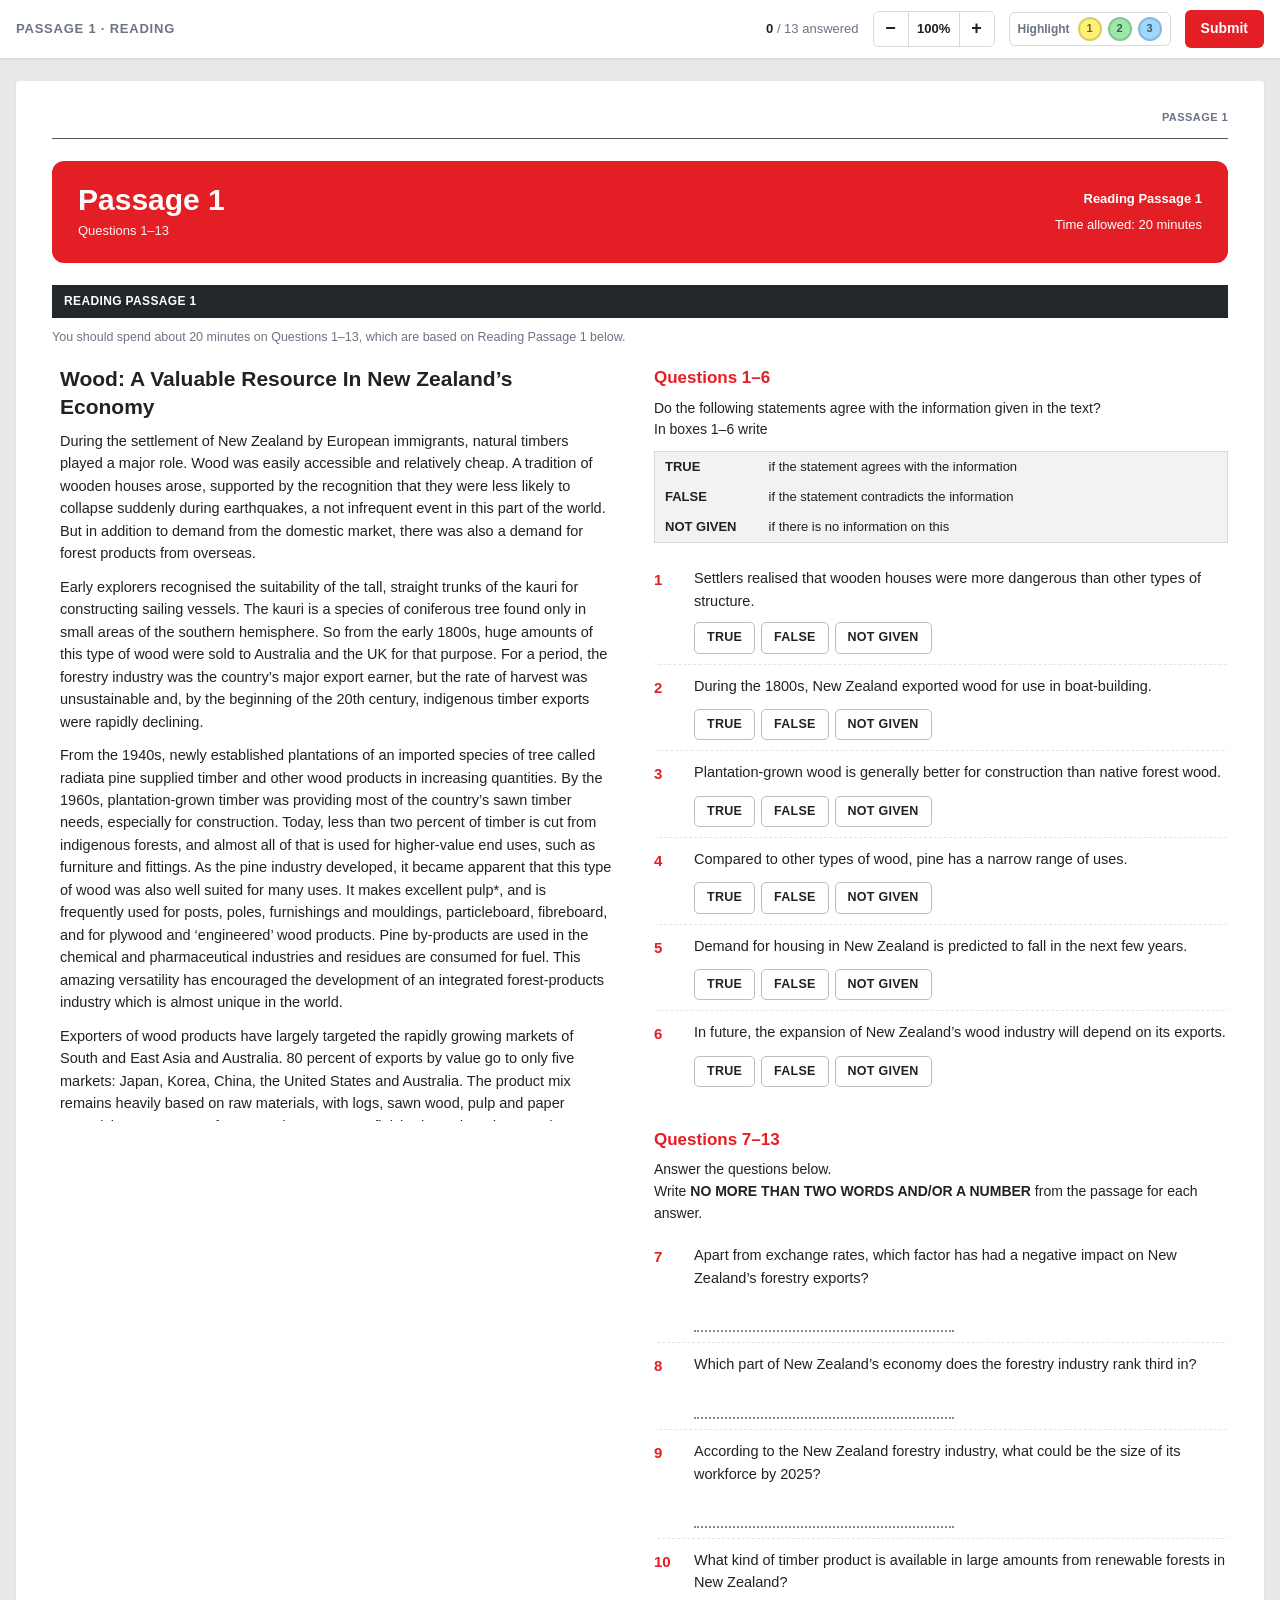
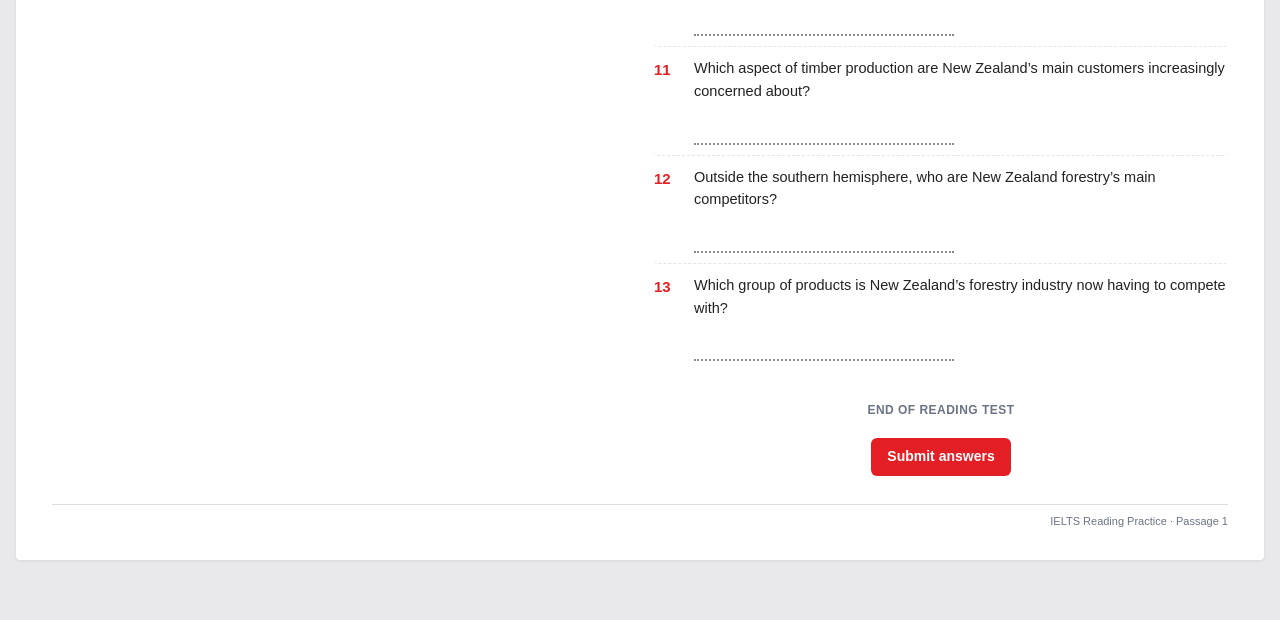
<file: passage-1.html>
<!DOCTYPE html>
<html lang="en">
<head>
<meta charset="UTF-8">
<meta name="viewport" content="width=device-width, initial-scale=1.0">
<title>Passage 1 – IELTS Reading</title>
<style>
:root{
  --red:#e31e24;
  --red-dark:#c4161c;
  --ink:#222;
  --muted:#6b7385;
  --dark:#23262b;
  --line:#d9d9d9;
  --soft:#f2f2f2;
  --ok:#1f8a4c;
  --ok-bg:#e7f5ec;
  --bad-bg:#fdecec;
  --hl1:#fff176;
  --hl2:#9be9a8;
  --hl3:#9fd8ff;
  --z:1;
}
*{box-sizing:border-box}
[hidden]{display:none!important}
html,body{margin:0;background:#e9e9ec;color:var(--ink);font-family:Arial,Helvetica,sans-serif;font-size:15px;line-height:1.55}
button,input{font:inherit}

/* ---------- sticky test bar ---------- */
.testbar{position:sticky;top:0;z-index:20;background:#fff;border-bottom:1px solid var(--line);box-shadow:0 1px 4px rgba(0,0,0,.05)}
.testbar-inner{max-width:1280px;margin:0 auto;padding:10px 16px;display:flex;align-items:center;gap:14px;flex-wrap:wrap}
.tb-title{font-weight:700;font-size:13px;letter-spacing:.06em;color:var(--muted);text-transform:uppercase}
.tb-spacer{flex:1}
.tb-progress{font-size:13px;color:var(--muted)}
.tb-progress b{color:var(--ink)}
.btn{border:0;border-radius:6px;padding:8px 16px;cursor:pointer;font-weight:700;font-size:14px}
.btn-red{background:var(--red);color:#fff}
.btn-red:hover{background:var(--red-dark)}
.btn-ghost{background:#fff;color:var(--ink);border:1px solid var(--line)}
.btn-ghost:hover{background:var(--soft)}
.hl-set{display:inline-flex;align-items:center;gap:6px;border:1px solid var(--line);border-radius:6px;padding:4px 8px;background:#fff}
.hl-set .lbl{font-size:12px;font-weight:700;color:var(--muted);margin-right:2px}
.swatch{width:24px;height:24px;border-radius:50%;border:2px solid rgba(0,0,0,.15);cursor:pointer;padding:0;position:relative}
.swatch:hover{transform:scale(1.12);border-color:rgba(0,0,0,.45)}
.swatch[data-c="1"]{background:var(--hl1)}
.swatch[data-c="2"]{background:var(--hl2)}
.swatch[data-c="3"]{background:var(--hl3)}
.swatch::after{content:attr(data-c);position:absolute;inset:0;display:flex;align-items:center;justify-content:center;font-size:11px;font-weight:700;color:rgba(0,0,0,.6)}
.zoom{display:inline-flex;align-items:center;border:1px solid var(--line);border-radius:6px;overflow:hidden}
.zoom button{border:0;background:#fff;width:34px;height:34px;font-size:18px;font-weight:700;cursor:pointer;color:var(--ink)}
.zoom button:hover{background:var(--soft)}
.zoom button:disabled{color:#bbb;cursor:default;background:#fff}
.zoom-val{min-width:52px;text-align:center;font-size:13px;font-weight:700;border-left:1px solid var(--line);border-right:1px solid var(--line);line-height:34px;cursor:pointer}
.hl-pop{position:absolute;z-index:30;background:var(--dark);color:#fff;border:0;border-radius:6px;padding:6px 12px;font-size:13px;font-weight:700;cursor:pointer;box-shadow:0 2px 8px rgba(0,0,0,.25)}
.hl-pop.colors{display:flex;gap:8px;padding:6px 10px;cursor:default}
.hl-pop.colors .swatch{border-color:rgba(255,255,255,.7)}
.hl-pop.meaning{background:var(--red)}
.hl-pop.meaning::after{border-top-color:var(--red)}
.vocab-card{position:absolute;z-index:40;width:min(340px,calc(100vw - 16px));background:#fff;border:1px solid var(--line);border-top:3px solid var(--red);border-radius:8px;box-shadow:0 8px 24px rgba(0,0,0,.14);padding:12px 34px 12px 14px;font-size:calc(14px * var(--z));line-height:1.45}
.vc-head{display:flex;align-items:baseline;gap:8px;flex-wrap:wrap;margin-bottom:4px}
.vc-word{color:var(--red);font-weight:700;font-size:1.15em}
.vc-pos{color:var(--muted);font-style:italic;font-size:.9em}
.vc-meaning{color:var(--ink)}
.vc-similar{color:var(--muted);font-size:.92em;margin-top:6px}
.vc-similar b{color:var(--ink);font-weight:700}
.vc-close{position:absolute;top:6px;right:8px;border:0;background:none;font-size:20px;line-height:1;color:var(--muted);cursor:pointer;padding:2px 4px}
.vc-close:hover{color:var(--ink)}
.hl-pop::after{content:"";position:absolute;left:50%;bottom:-5px;margin-left:-5px;border:5px solid transparent;border-bottom:0;border-top-color:var(--dark)}

/* ---------- page / sheet ---------- */
.wrap{max-width:1280px;margin:0 auto;padding:22px 16px 60px}
.sheet{background:#fff;border-radius:4px;box-shadow:0 1px 3px rgba(0,0,0,.08);padding:28px 36px 30px}
.running-head{text-align:right;font-size:calc(11px * var(--z));font-weight:700;letter-spacing:.04em;color:var(--muted);padding-bottom:12px;border-bottom:1.5px solid #555;margin-bottom:22px}

.hero{background:var(--red);color:#fff;border-radius:12px;padding:22px 26px;display:flex;justify-content:space-between;align-items:center;gap:16px;flex-wrap:wrap}
.hero h1{margin:0;font-size:calc(30px * var(--z));line-height:1.15}
.hero .sub{font-size:calc(13px * var(--z));margin-top:4px;opacity:.95}
.hero .right{text-align:right;font-size:calc(13px * var(--z))}
.hero .right b{display:block;font-size:calc(13px * var(--z));margin-bottom:6px}

.bar{background:var(--dark);color:#fff;font-weight:700;font-size:calc(12px * var(--z));letter-spacing:.03em;padding:7px 12px;margin:22px 0 10px}
.instruct-muted{color:var(--muted);font-size:calc(12.5px * var(--z));margin:0 0 14px}

.split{display:grid;grid-template-columns:1fr 1fr;gap:28px;margin-top:6px;align-items:start}
.pane{min-width:0}
.pane-passage{max-height:calc(100vh - 140px);overflow-y:auto;padding-right:14px;position:sticky;top:76px}
.pane-passage::-webkit-scrollbar{width:8px}
.pane-passage::-webkit-scrollbar-thumb{background:#ccc;border-radius:4px}

.passage h2{font-size:calc(21px * var(--z));margin:4px 0 10px;line-height:1.3}
.passage p{margin:0 0 11px;font-size:calc(14.5px * var(--z))}
.passage .footnote{font-style:italic;color:var(--muted);font-size:calc(12px * var(--z))}
.sheet mark{background:var(--hl1);color:var(--ink);padding:0 1px;border-radius:2px;cursor:pointer}
.sheet mark[data-c="2"]{background:var(--hl2)}
.sheet mark[data-c="3"]{background:var(--hl3)}

.q-head{color:var(--red);font-size:calc(17px * var(--z));font-weight:700;margin:4px 0 6px}
.q-block + .q-block{margin-top:30px}
.q-intro{font-size:calc(14px * var(--z));margin:0 0 10px}

.legend{width:100%;border-collapse:collapse;background:var(--soft);border:1px solid var(--line);font-size:calc(13px * var(--z));margin:4px 0 14px}
.legend td{padding:5px 10px}
.legend td:first-child{font-weight:700;width:1%;white-space:nowrap;padding-right:22px}

.q-row{display:grid;grid-template-columns:30px 1fr;gap:4px 10px;padding:10px 0;border-bottom:1px dashed #e4e4e4}
.q-row:last-child{border-bottom:0}
.q-num{color:var(--red);font-weight:700;padding-top:1px}
.q-text{font-size:calc(14.5px * var(--z))}
.q-ans{grid-column:2;margin-top:6px}

.choices{display:flex;flex-wrap:wrap;gap:6px}
.choice{position:relative}
.choice input{position:absolute;opacity:0;pointer-events:none}
.choice span{display:inline-block;padding:5px 12px;border:1px solid #bdbdbd;border-radius:5px;font-size:calc(12.5px * var(--z));font-weight:700;letter-spacing:.02em;cursor:pointer;background:#fff;user-select:none}
.choice span:hover{border-color:var(--dark)}
.choice input:checked + span{background:var(--dark);border-color:var(--dark);color:#fff}
.choice input:focus-visible + span{outline:2px solid var(--red);outline-offset:2px}

.gap{border:0;border-bottom:2px dotted #8a8a8a;background:transparent;padding:4px 2px;width:min(260px,100%);font-size:calc(14.5px * var(--z));font-weight:700;text-transform:uppercase;color:var(--ink)}
.gap:focus{outline:none;border-bottom:2px solid var(--red);background:#fff8f8}

.q-row.correct{background:var(--ok-bg)}
.q-row.wrong{background:var(--bad-bg)}
.q-row.correct,.q-row.wrong{border-radius:6px;padding-left:8px;padding-right:8px;border-bottom-color:transparent;margin-bottom:4px}
.feedback{grid-column:2;font-size:calc(12.5px * var(--z));margin-top:6px;font-weight:700}
.feedback .ok{color:var(--ok)}
.feedback .no{color:var(--red-dark)}

.end{text-align:center;color:var(--muted);font-weight:700;font-size:calc(12px * var(--z));letter-spacing:.04em;margin:30px 0 4px}
.submit-row{display:flex;justify-content:center;gap:10px;margin-top:18px;flex-wrap:wrap}

/* ---------- results / answer key ---------- */
.results{margin-top:22px}
.score-card{display:flex;align-items:center;gap:22px;flex-wrap:wrap;border:1px solid var(--line);border-radius:10px;padding:18px 22px;margin:18px 0 6px}
.score-big{font-size:calc(40px * var(--z));font-weight:700;color:var(--red);line-height:1}
.score-big small{font-size:calc(18px * var(--z));color:var(--muted)}
.score-msg{font-size:calc(14px * var(--z));color:var(--muted)}
.key-grid{display:grid;grid-template-columns:1fr 1fr;gap:26px;margin-top:20px}
.key{width:100%;border-collapse:collapse;font-size:calc(13px * var(--z))}
.key th{background:var(--dark);color:#fff;text-align:left;padding:8px 10px;font-size:calc(12.5px * var(--z))}
.key td{border:1px solid #ddd;padding:9px 10px;font-weight:700;vertical-align:top}
.key tr:nth-child(even) td{background:#f4f4f4}
.key td:first-child{color:var(--red);width:48px}
.key .yours{display:block;font-weight:400;font-size:calc(12px * var(--z));margin-top:2px}
.key .yours.ok{color:var(--ok)}
.key .yours.no{color:var(--red-dark)}
.key .mark{float:right;font-size:calc(14px * var(--z))}

.page-foot{text-align:right;color:var(--muted);font-size:calc(11px * var(--z));border-top:1px solid #ddd;margin-top:28px;padding-top:8px}


/* ---------- presenter focus: the side under the mouse stays clear, the other fades ---------- */
@media (hover:hover) and (pointer:fine){
  /* a white veil fades the inactive side; highlights sit above it so they stay unchanged */
  .passage,#questions{position:relative}
  .passage::after,#questions::after{content:"";position:absolute;inset:0;background:#fff;opacity:0;pointer-events:none;z-index:1;transition:opacity .25s ease}
  .split:hover .pane:not(:hover) .passage::after,.split:hover #questions:not(:hover)::after{opacity:.55}
  .sheet mark{position:relative;z-index:2}
  .passage p:not(.para-label):not(.hl-tip),.q-row:not(.correct):not(.wrong){border-radius:4px;transition:background-color .15s ease,box-shadow .15s ease}
  .passage p:not(.para-label):hover,.q-row:not(.correct):not(.wrong):hover{background:#f3f4f6;box-shadow:0 0 0 6px #f3f4f6}
}
.pane-passage{padding-left:8px}
@media (max-width:900px){
  .split{grid-template-columns:1fr}
  .pane-passage{max-height:none;overflow:visible;position:static;padding-right:0}
  .key-grid{grid-template-columns:1fr}
}
@media (max-width:560px){
  .sheet{padding:20px 16px 24px}
  .wrap{padding:12px 0 40px}
  .sheet{border-radius:0}
  .hero{padding:18px}
  .hero h1{font-size:calc(24px * var(--z))}
  .hero .right{text-align:left}
  .tb-title{display:none}
}
@media print{
  html,body{background:#fff}
  .testbar,.submit-row{display:none}
  .sheet{box-shadow:none}
  .pane-passage{max-height:none;overflow:visible;position:static}
  .split{grid-template-columns:1fr}
}
</style>
</head>
<body>

<div class="testbar">
  <div class="testbar-inner">
    <span class="tb-title">Passage 1 · Reading</span>
    <span class="tb-spacer"></span>
    <span class="tb-progress"><b id="answered">0</b> / 13 answered</span>
    <div class="zoom" role="group" aria-label="Text size">
      <button type="button" id="zoom-out" title="Zoom out (smaller text)" aria-label="Zoom out">−</button>
      <span class="zoom-val" id="zoom-val" title="Reset to 100%">100%</span>
      <button type="button" id="zoom-in" title="Zoom in (bigger text)" aria-label="Zoom in">+</button>
    </div>
    <div class="hl-set" role="group" aria-label="Highlight colours">
      <span class="lbl">Highlight</span>
      <button class="swatch" data-c="1" type="button" title="Yellow highlight (key 1 or H)" aria-label="Yellow highlight"></button>
      <button class="swatch" data-c="2" type="button" title="Green highlight (key 2)" aria-label="Green highlight"></button>
      <button class="swatch" data-c="3" type="button" title="Blue highlight (key 3)" aria-label="Blue highlight"></button>
    </div>
    <button class="btn btn-red" id="submit-top" type="button">Submit</button>
  </div>
</div>

<div class="wrap">
  <div class="sheet">
    <div class="running-head">PASSAGE 1</div>

    <div class="hero">
      <div>
        <h1>Passage 1</h1>
        <div class="sub">Questions 1–13</div>
      </div>
      <div class="right">
        <b>Reading Passage 1</b>
        Time allowed: 20 minutes
      </div>
    </div>

    <div id="test-area">
      <div class="bar">READING PASSAGE 1</div>
      <p class="instruct-muted">You should spend about 20 minutes on Questions 1–13, which are based on Reading Passage 1 below.</p>

      <div class="split">
        <!-- ===== PASSAGE ===== -->
        <div class="pane pane-passage" id="passage-pane">
          <div class="passage" id="passage">
            <h2>Wood: A Valuable Resource In New Zealand’s Economy</h2>

            <p>During the settlement of New Zealand by European immigrants, natural timbers played a major role. Wood was easily accessible and relatively cheap. A tradition of wooden houses arose, supported by the recognition that they were less likely to collapse suddenly during earthquakes, a not infrequent event in this part of the world. But in addition to demand from the domestic market, there was also a demand for forest products from overseas.</p>

            <p>Early explorers recognised the suitability of the tall, straight trunks of the kauri for constructing sailing vessels. The kauri is a species of coniferous tree found only in small areas of the southern hemisphere. So from the early 1800s, huge amounts of this type of wood were sold to Australia and the UK for that purpose. For a period, the forestry industry was the country’s major export earner, but the rate of harvest was unsustainable and, by the beginning of the 20th century, indigenous timber exports were rapidly declining.</p>

            <p>From the 1940s, newly established plantations of an imported species of tree called radiata pine supplied timber and other wood products in increasing quantities. By the 1960s, plantation-grown timber was providing most of the country’s sawn timber needs, especially for construction. Today, less than two percent of timber is cut from indigenous forests, and almost all of that is used for higher-value end uses, such as furniture and fittings. As the pine industry developed, it became apparent that this type of wood was also well suited for many uses. It makes excellent pulp*, and is frequently used for posts, poles, furnishings and mouldings, particleboard, fibreboard, and for plywood and ‘engineered’ wood products. Pine by-products are used in the chemical and pharmaceutical industries and residues are consumed for fuel. This amazing versatility has encouraged the development of an integrated forest-products industry which is almost unique in the world.</p>

            <p>Exporters of wood products have largely targeted the rapidly growing markets of South and East Asia and Australia. 80 percent of exports by value go to only five markets: Japan, Korea, China, the United States and Australia. The product mix remains heavily based on raw materials, with logs, sawn wood, pulp and paper comprising 75 percent of export value. However, finished wood products such as panels and furniture components are exported to more than 50 countries.</p>

            <p>In New Zealand itself, the construction industry is the principal user of solid wood products, servicing around 20,000 new house starts annually. However, the small size of New Zealand’s population (just over four million), plus its small manufacturing and remanufacturing base, limit the forestry industry’s domestic opportunities. For the last few years local wood consumption has been around only four million cubic metres. Accordingly, the development of the export market is the key to the industry’s growth and contribution to the national economy in decades to come.</p>

            <p>In 2004, forestry export receipts were about 11 percent of the country’s total export income, their value having increased steadily for ten years, until affected by the exchange fluctuations and shipping costs of recent years. The forestry industry is New Zealand’s third largest export sector, generating around $3.3 billion annually from logs and processed wood products. But it is generally agreed that it is operating well below its capacity and, with the domestic market already at its peak, almost all of the extra wood produced in future will have to be marketed overseas. That presents a major marketing challenge for the industry.</p>

            <p>Although the export of logs will continue to provide valuable earnings for forest owners, there is broad acceptance that the industry must be based on value-added products in future. So the industry is investigating various processing, infrastructure and investment strategies with a view to increasing the level of local manufacturing before export. The keys to future success will depend on a variety of factors: better international marketing, product innovation, internationally competitive processing, better infrastructure and a suitable political, regulatory and investment environment. The industry claims that, given the right conditions, by 2025 the forestry sector could be the country’s biggest export earner, generating $20 billion a year and employing 60,000 people.</p>

            <p>One competitive advantage that New Zealand has is its ability to source large quantities of softwood from renewable forests. Consumers in several key wood markets are becoming more worried about sustainability, and the industry is supporting the development of national standards as well as the recognition of these internationally. However, New Zealand is not the only country with a plantation-style forestry industry; Chile, Brazil, Argentina, South Africa and Australia all have extensive plantings of fast-growing species (hardwood and softwood), and in the northern hemisphere, Scandinavian countries have all expanded their forests or controlled their use in the interests of future production.</p>

            <p>Finally, in addition to competition from other wood producers, New Zealand faces competition from goods such as wood substitutes. These include steel framing for houses. This further underlines the necessity for globally competitive production and marketing strategies.</p>

            <p class="footnote">pulp*: wood which is crushed until soft enough to form the basis of paper.</p>
          </div>
        </div>

        <!-- ===== QUESTIONS ===== -->
        <div class="pane" id="questions">
          <div class="q-block">
            <div class="q-head">Questions 1–6</div>
            <p class="q-intro">Do the following statements agree with the information given in the text?<br>In boxes 1–6 write</p>
            <table class="legend">
              <tr><td>TRUE</td><td>if the statement agrees with the information</td></tr>
              <tr><td>FALSE</td><td>if the statement contradicts the information</td></tr>
              <tr><td>NOT GIVEN</td><td>if there is no information on this</td></tr>
            </table>
            <div id="tfng-list"></div>
          </div>

          <div class="q-block">
            <div class="q-head">Questions 7–13</div>
            <p class="q-intro">Answer the questions below.<br>Write <b>NO MORE THAN TWO WORDS AND/OR A NUMBER</b> from the passage for each answer.</p>
            <div id="short-list"></div>
          </div>

          <div class="end">END OF READING TEST</div>
          <div class="submit-row">
            <button class="btn btn-red" id="submit-bottom" type="button">Submit answers</button>
          </div>
        </div>
      </div>
    </div>

    <!-- ===== RESULTS ===== -->
    <div class="results" id="results" hidden>
      <div class="bar">ANSWER KEY</div>
      <div class="score-card">
        <div class="score-big"><span id="score">0</span><small> / 13</small></div>
        <div>
          <div style="font-weight:700" id="score-title"></div>
          <div class="score-msg" id="score-msg"></div>
        </div>
        <span class="tb-spacer"></span>
        <button class="btn btn-ghost" id="review-btn" type="button">Review in passage</button>
        <button class="btn btn-red" id="retry-btn" type="button">Try again</button>
      </div>
      <div class="key-grid">
        <table class="key"><thead><tr><th>No.</th><th>Answer</th></tr></thead><tbody id="key-a"></tbody></table>
        <table class="key"><thead><tr><th>No.</th><th>Answer</th></tr></thead><tbody id="key-b"></tbody></table>
      </div>
    </div>

    <div class="page-foot">IELTS Reading Practice · Passage 1</div>
  </div>
</div>

<script>
(function(){
  const TFNG = [
    {n:1, text:"Settlers realised that wooden houses were more dangerous than other types of structure.", key:"FALSE"},
    {n:2, text:"During the 1800s, New Zealand exported wood for use in boat-building.", key:"TRUE"},
    {n:3, text:"Plantation-grown wood is generally better for construction than native forest wood.", key:"NOT GIVEN"},
    {n:4, text:"Compared to other types of wood, pine has a narrow range of uses.", key:"FALSE"},
    {n:5, text:"Demand for housing in New Zealand is predicted to fall in the next few years.", key:"NOT GIVEN"},
    {n:6, text:"In future, the expansion of New Zealand’s wood industry will depend on its exports.", key:"TRUE"}
  ];
  const SHORT = [
    {n:7,  text:"Apart from exchange rates, which factor has had a negative impact on New Zealand’s forestry exports?", key:"SHIPPING COSTS", alt:[]},
    {n:8,  text:"Which part of New Zealand’s economy does the forestry industry rank third in?", key:"EXPORT SECTOR", alt:[]},
    {n:9,  text:"According to the New Zealand forestry industry, what could be the size of its workforce by 2025?", key:"60,000", alt:["60000","60,000 people","60000 people","sixty thousand"]},
    {n:10, text:"What kind of timber product is available in large amounts from renewable forests in New Zealand?", key:"SOFTWOOD", alt:["softwoods"]},
    {n:11, text:"Which aspect of timber production are New Zealand’s main customers increasingly concerned about?", key:"SUSTAINABILITY", alt:[]},
    {n:12, text:"Outside the southern hemisphere, who are New Zealand forestry’s main competitors?", key:"SCANDINAVIAN COUNTRIES", alt:[]},
    {n:13, text:"Which group of products is New Zealand’s forestry industry now having to compete with?", key:"WOOD SUBSTITUTES", alt:[]}
  ];
  const ALL = TFNG.concat(SHORT);
  const $ = id => document.getElementById(id);
  const esc = s => String(s).replace(/[&<>"']/g, c => ({'&':'&amp;','<':'&lt;','>':'&gt;','"':'&quot;',"'":'&#39;'}[c]));

  // ---- render questions ----
  $('tfng-list').innerHTML = TFNG.map(q => `
    <div class="q-row" id="row${q.n}">
      <div class="q-num">${q.n}</div>
      <div class="q-text">${esc(q.text)}</div>
      <div class="q-ans choices" role="radiogroup" aria-label="Question ${q.n}">
        ${["TRUE","FALSE","NOT GIVEN"].map(v => `
          <label class="choice"><input type="radio" name="q${q.n}" value="${v}"><span>${v}</span></label>`).join('')}
      </div>
    </div>`).join('');

  $('short-list').innerHTML = SHORT.map(q => `
    <div class="q-row" id="row${q.n}">
      <div class="q-num">${q.n}</div>
      <div class="q-text">${esc(q.text)}</div>
      <div class="q-ans"><input class="gap" id="q${q.n}" type="text" autocomplete="off" spellcheck="false" aria-label="Answer ${q.n}"></div>
    </div>`).join('');

  // ---- answers ----
  function getAnswer(q){
    if (q.n <= 6){
      const c = document.querySelector(`input[name="q${q.n}"]:checked`);
      return c ? c.value : '';
    }
    return $('q'+q.n).value.trim();
  }
  const norm = s => s.toLowerCase().replace(/[’']/g,"'").replace(/[^a-z0-9, ]/g,' ')
                     .replace(/,(?=\d{3}\b)/g,'').replace(/,/g,' ').replace(/\s+/g,' ').trim()
                     .replace(/^(the|a|an) /,'');
  function isCorrect(q, a){
    if (!a) return false;
    if (q.n <= 6) return a === q.key;
    const want = [q.key].concat(q.alt).map(norm);
    return want.includes(norm(a));
  }

  function updateCount(){
    const c = ALL.filter(q => getAnswer(q) !== '').length;
    $('answered').textContent = c;
  }
  document.getElementById('questions').addEventListener('input', updateCount);
  document.getElementById('questions').addEventListener('change', updateCount);

  let submitted = false;

  // ---- submit ----
  function submit(){
    if (submitted) return;
    const left = 13 - ALL.filter(q => getAnswer(q) !== '').length;
    if (left > 0 && !confirm(`You have ${left} unanswered question${left>1?'s':''}. Submit anyway?`)) return;
    submitted = true;
    let score = 0;
    const rows = ALL.map(q => {
      const a = getAnswer(q), ok = isCorrect(q, a);
      if (ok) score++;
      const row = $('row'+q.n);
      row.classList.add(ok ? 'correct' : 'wrong');
      const fb = document.createElement('div');
      fb.className = 'feedback';
      fb.innerHTML = ok ? `<span class="ok">✓ Correct</span>`
                        : `<span class="no">✗ ${a ? 'Your answer: '+esc(a.toUpperCase())+' · ' : 'Not answered · '}Correct: ${esc(q.key)}</span>`;
      row.appendChild(fb);
      return `<tr><td>${q.n}</td><td>${esc(q.key)}<span class="mark">${ok?'✓':'✗'}</span>
              <span class="yours ${ok?'ok':'no'}">Your answer: ${a ? esc(a.toUpperCase()) : '—'}</span></td></tr>`;
    });
    $('key-a').innerHTML = rows.slice(0,7).join('');
    $('key-b').innerHTML = rows.slice(7).join('');
    document.querySelectorAll('#questions input').forEach(i => i.disabled = true);
    $('score').textContent = score;
    $('score-title').textContent = "Test submitted.";
    $('score-msg').textContent = score >= 11 ? "Excellent work!" : score >= 8 ? "Good effort — review the ones you missed." : "Keep practising — check the answer key and find each answer in the passage.";
    $('submit-top').disabled = true; $('submit-top').style.opacity = .5;
    $('submit-bottom').parentElement.hidden = true;
    $('results').hidden = false;
    $('results').scrollIntoView({behavior:'smooth', block:'start'});
  }
  $('submit-top').onclick = () => submit();
  $('submit-bottom').onclick = () => submit();
  $('review-btn').onclick = () => $('test-area').scrollIntoView({behavior:'smooth'});
  $('retry-btn').onclick = () => {
    if (!confirm('Clear all answers and start again?')) return;
    submitted = false;
    document.querySelectorAll('#questions input').forEach(i => { i.disabled = false; if (i.type === 'radio') i.checked = false; else i.value = ''; });
    document.querySelectorAll('.q-row').forEach(r => { r.classList.remove('correct','wrong'); const f = r.querySelector('.feedback'); if (f) f.remove(); });
    $('results').hidden = true;
    $('submit-top').disabled = false; $('submit-top').style.opacity = 1;
    $('submit-bottom').parentElement.hidden = false;
    updateCount();
    window.scrollTo({top:0, behavior:'smooth'});
  };

  // ---- highlighting (whole test sheet: passage, instructions, questions, results) ----
  const sheet = document.querySelector('.sheet');
  const SKIP = 'input, button, textarea, select, .choice, mark, script, style';
  const pop = document.createElement('div');
  pop.className = 'hl-pop colors'; pop.hidden = true;
  pop.innerHTML = '<button class="swatch" data-c="1" type="button" title="Yellow (1)" aria-label="Yellow highlight"></button><button class="swatch" data-c="2" type="button" title="Green (2)" aria-label="Green highlight"></button><button class="swatch" data-c="3" type="button" title="Blue (3)" aria-label="Blue highlight"></button>';
  document.body.appendChild(pop);
  let lastRange = null, lastHighlight = null;

  function usableRange(){
    const sel = window.getSelection();
    if (sel && !sel.isCollapsed && sel.rangeCount){
      const r = sel.getRangeAt(0);
      if (sheet.contains(r.commonAncestorContainer)) return r;
    }
    return null;
  }
  function highlightSelection(color){
    color = color || '1';
    const range = usableRange() || lastRange;
    if (!range || range.collapsed) return;
    const text = range.toString(), made = [];
    // wrap each selected text fragment in its own <mark>, skipping form controls
    const walker = document.createTreeWalker(sheet, NodeFilter.SHOW_TEXT, {
      acceptNode: n => range.intersectsNode(n) && n.nodeValue.trim() && !n.parentElement.closest(SKIP)
        ? NodeFilter.FILTER_ACCEPT : NodeFilter.FILTER_REJECT
    });
    const nodes = []; while (walker.nextNode()) nodes.push(walker.currentNode);
    nodes.forEach(node => {
      const start = node === range.startContainer ? range.startOffset : 0;
      const end = node === range.endContainer ? range.endOffset : node.nodeValue.length;
      if (start >= end) return;
      const r = document.createRange(); r.setStart(node, start); r.setEnd(node, end);
      const m = document.createElement('mark'); m.title = 'Click to remove highlight'; m.dataset.c = color;
      r.surroundContents(m); made.push(m);
    });
    lastHighlight = {text, marks: made};
    window.getSelection().removeAllRanges();
    lastRange = null; pop.hidden = true;
  }
  function placePopup(){
    const r = usableRange();
    if (!r){ pop.hidden = true; return; }
    lastRange = r.cloneRange();
    const rect = r.getBoundingClientRect();
    if (!rect.width && !rect.height){ pop.hidden = true; return; }
    pop.hidden = false;
    const w = pop.offsetWidth, h = pop.offsetHeight;
    let left = rect.left + rect.width/2 - w/2 + window.scrollX;
    left = Math.max(window.scrollX + 8, Math.min(left, window.scrollX + document.documentElement.clientWidth - w - 8));
    let top = rect.top + window.scrollY - h - 10;
    if (rect.top < 120) top = rect.bottom + window.scrollY + 10; // not enough room above (sticky bar)
    pop.style.left = left + 'px'; pop.style.top = top + 'px';
  }
  document.addEventListener('mouseup', e => { if (!e.target.closest('.hl-pop, .vocab-card')) setTimeout(placePopup, 0); });
  document.addEventListener('touchend', () => setTimeout(placePopup, 250));
  document.addEventListener('selectionchange', () => { if (!usableRange()) pop.hidden = true; else lastRange = usableRange().cloneRange(); });
  document.querySelectorAll('.pane-passage').forEach(el => el.addEventListener('scroll', () => { pop.hidden = true; }));
  document.querySelectorAll('.swatch').forEach(b => {
    b.addEventListener('mousedown', e => e.preventDefault()); // keep the selection
    b.addEventListener('click', () => highlightSelection(b.dataset.c));
  });
  document.addEventListener('keydown', e => {
    if (e.ctrlKey || e.metaKey || e.altKey || /INPUT|TEXTAREA|SELECT/.test(document.activeElement.tagName)) return;
    const c = {'1':'1','2':'2','3':'3','h':'1','H':'1'}[e.key];
    if (c) highlightSelection(c);
  });
  sheet.addEventListener('click', e => {
    const m = e.target.closest('mark');
    if (!m || !window.getSelection().isCollapsed) return;
    const parent = m.parentNode;
    m.replaceWith(...m.childNodes); parent.normalize();
  });

  // ---- vocabulary: keywords from the answer areas of the passage ----
  // [forms that match a selection], part of speech, meaning, similar words
  const VOCAB = [
    [["settlement"], "noun", "the process of people arriving in a new place and making homes there", "colonisation, settling"],
    [["recognition"], "noun", "the understanding or acceptance that something is true", "realisation, awareness"],
    [["collapse"], "verb", "to fall down suddenly", "fall down, cave in"],
    [["not infrequent", "a not infrequent event"], "phrase", "happening quite often (two negatives = positive)", "fairly common, frequent"],
    [["domestic market", "domestic"], "noun", "buyers inside the country itself, not abroad", "home market, local market"],
    [["suitability"], "noun", "how right or appropriate something is for a purpose", "fitness, appropriateness"],
    [["sailing vessels", "vessels", "vessel"], "noun", "ships or boats that move using sails", "sailing ships, boats"],
    [["coniferous"], "adjective", "(of trees) having needles and cones and staying green all year, like pine", "evergreen, cone-bearing"],
    [["kauri"], "noun", "a very tall tree that grows in New Zealand, valued for its long straight trunk", ""],
    [["export earner", "major export earner"], "noun", "a product that brings a lot of money into a country from sales abroad", "source of export income"],
    [["unsustainable"], "adjective", "not able to continue at the same level because the resource will run out", "unmaintainable, too fast to last"],
    [["indigenous"], "adjective", "native; growing or living naturally in a place from the beginning", "native, local, natural"],
    [["plantations", "plantation"], "noun", "large areas where trees or crops are planted and grown for sale", "planted forests, farms"],
    [["plantation-grown"], "adjective", "grown in a planted forest, not in a natural forest", "farmed, cultivated"],
    [["sawn timber", "sawn wood"], "noun", "wood that has been cut into boards or planks", "cut wood, lumber"],
    [["higher-value end uses", "end uses"], "noun", "the final purposes a product is used for; 'higher-value' means they earn more money", "final uses"],
    [["well suited"], "adjective", "very appropriate for a particular purpose", "ideal, appropriate"],
    [["versatility"], "noun", "the ability to be used in many different ways", "adaptability, wide range of uses"],
    [["by-products", "by-product"], "noun", "things produced in addition to the main product", "secondary products, spin-offs"],
    [["residues", "residue"], "noun", "what is left over after the main part has been used", "remains, leftovers, waste"],
    [["integrated"], "adjective", "with different parts connected and working together as one system", "combined, unified"],
    [["comprising", "comprise"], "verb", "consisting of; made up of", "including, consisting of"],
    [["principal"], "adjective", "main; most important", "chief, main, primary"],
    [["new house starts", "house starts"], "noun", "new houses that begin to be built in a period of time", "new building projects"],
    [["remanufacturing"], "noun", "making products again from used or partly processed materials", "reprocessing"],
    [["accordingly"], "adverb", "for that reason; as a result", "therefore, consequently, so"],
    [["export receipts", "receipts"], "noun", "money received, especially from sales", "earnings, income, revenue"],
    [["exchange fluctuations", "fluctuations"], "noun", "changes up and down in the value of currencies", "currency changes, variations"],
    [["shipping costs"], "noun", "the money paid to transport goods, especially by sea", "freight costs, transport costs"],
    [["export sector"], "noun", "the part of the economy that sells goods to other countries", "export industry"],
    [["capacity", "below its capacity"], "noun", "the most that something is able to produce", "potential, maximum output"],
    [["value-added", "value-added products"], "adjective", "improved by extra processing so they can be sold for a higher price", "processed, finished"],
    [["infrastructure"], "noun", "the basic systems a country needs, such as roads, ports and power", "facilities, transport networks"],
    [["employing", "employ"], "verb", "giving work to people and paying them", "providing jobs for, hiring"],
    [["workforce"], "noun", "all the people who work in an industry or country", "employees, workers, staff"],
    [["competitive advantage"], "noun", "something that makes a country or company better than its rivals", "edge, strength"],
    [["softwood", "softwoods"], "noun", "wood from coniferous trees such as pine; it usually grows quickly", "pine wood, conifer wood"],
    [["renewable", "renewable forests"], "adjective", "able to be replaced naturally, for example by replanting", "replaceable, sustainable"],
    [["source"], "verb", "to get something from a particular place", "obtain, get, supply"],
    [["sustainability"], "noun", "using resources in a way that does not harm the environment, so they last into the future", "environmental responsibility, long-term use"],
    [["southern hemisphere", "northern hemisphere", "hemisphere"], "noun", "one half of the Earth, north or south of the equator", "half of the world"],
    [["scandinavian countries", "scandinavian"], "noun", "the countries of northern Europe: Norway, Sweden and Denmark (often Finland too)", "Nordic countries"],
    [["plantation-style"], "adjective", "based on planted forests rather than natural ones", "farmed, planted"],
    [["wood substitutes", "substitutes", "substitute"], "noun", "things used instead of something else", "alternatives, replacements"],
    [["steel framing"], "noun", "the structure of a house made of steel instead of wood", "steel frames"],
    [["underlines", "underline"], "verb", "shows clearly that something is important", "emphasises, highlights, stresses"]
  ];

  const normWord = s => s.toLowerCase().replace(/[’‘]/g, "'").replace(/[^a-z' -]+/g, ' ')
                         .replace(/\s+/g, ' ').trim().replace(/^[' -]+|[' -]+$/g, '');
  const VOCAB_MAP = new Map();
  VOCAB.forEach(([forms, pos, meaning, similar]) => {
    const entry = {word: forms[0], pos, meaning, similar};
    forms.forEach(f => VOCAB_MAP.set(normWord(f), entry));
  });
  const VOCAB_KEYS = [...VOCAB_MAP.keys()].sort((a, b) => b.length - a.length);
  function lookup(text){
    const t = normWord(text || '');
    if (!t) return null;
    if (VOCAB_MAP.has(t)) return VOCAB_MAP.get(t);
    // selection a little wider than the keyword, e.g. "the recalcitrant shells"
    if (t.split(' ').length <= 6){
      const padded = ' ' + t + ' ';
      const k = VOCAB_KEYS.find(k => padded.includes(' ' + k + ' '));
      if (k) return VOCAB_MAP.get(k);
    }
    return null;
  }

  const card = document.createElement('div');
  card.className = 'vocab-card'; card.hidden = true; card.setAttribute('role', 'dialog');
  document.body.appendChild(card);
  function hideCard(){ card.hidden = true; }
  function showMeaning(){
    const r = usableRange();
    let text, rect;
    if (r){ text = r.toString(); rect = r.getBoundingClientRect(); }
    else if (lastHighlight && lastHighlight.marks[0] && lastHighlight.marks[0].isConnected){
      text = lastHighlight.text; rect = lastHighlight.marks[0].getBoundingClientRect();
    }
    const entry = lookup(text);
    if (!entry){ hideCard(); return; }
    card.innerHTML = `
      <button type="button" class="vc-close" aria-label="Close">×</button>
      <div class="vc-head"><span class="vc-word">${esc(entry.word)}</span><span class="vc-pos">${esc(entry.pos)}</span></div>
      <div class="vc-meaning">${esc(entry.meaning)}</div>
      ${entry.similar ? `<div class="vc-similar"><b>Similar:</b> ${esc(entry.similar)}</div>` : ''}`;
    card.querySelector('.vc-close').onclick = hideCard;
    card.hidden = false;
    const w = card.offsetWidth, h = card.offsetHeight;
    let left = rect.left + rect.width/2 - w/2 + window.scrollX;
    left = Math.max(window.scrollX + 8, Math.min(left, window.scrollX + document.documentElement.clientWidth - w - 8));
    let top = rect.bottom + window.scrollY + 12;
    if (rect.bottom + h + 20 > window.innerHeight && rect.top - h - 12 > 70) top = rect.top + window.scrollY - h - 12;
    card.style.left = left + 'px'; card.style.top = top + 'px';
    pop.hidden = true; mpop.hidden = true;
  }

  // "Meaning" button next to the floating Highlight button, only for keywords
  const mpop = document.createElement('button');
  mpop.type = 'button'; mpop.className = 'hl-pop meaning'; mpop.textContent = 'Meaning'; mpop.hidden = true;
  document.body.appendChild(mpop);
  mpop.addEventListener('mousedown', e => e.preventDefault());
  mpop.addEventListener('click', showMeaning);
  new MutationObserver(() => {
    const r = usableRange();
    if (pop.hidden || !r || !lookup(r.toString())){ mpop.hidden = true; return; }
    mpop.hidden = false;
    mpop.style.top = pop.style.top;
    mpop.style.left = (parseFloat(pop.style.left) + pop.offsetWidth + 6) + 'px';
  }).observe(pop, {attributes: true, attributeFilter: ['hidden', 'style']});

  document.addEventListener('keydown', e => {
    if (e.key === 'Escape'){ hideCard(); return; }
    if ((e.key === 'm' || e.key === 'M') && !e.ctrlKey && !e.metaKey && !e.altKey &&
        !/INPUT|TEXTAREA|SELECT/.test(document.activeElement.tagName)){
      if (!card.hidden && !usableRange()) hideCard(); else showMeaning();
    }
  });
  document.addEventListener('mousedown', e => {
    if (!card.hidden && !card.contains(e.target) && e.target !== mpop) hideCard();
  });
  document.querySelectorAll('.pane-passage').forEach(el => el.addEventListener('scroll', hideCard));

  // ---- zoom (text size) ----
  const ZMIN = 0.7, ZMAX = 2, ZSTEP = 0.1;
  let zoom = 1;
  try { const z = parseFloat(localStorage.getItem('p1-zoom')); if (z >= ZMIN && z <= ZMAX) zoom = z; } catch (_) {}
  function setZoom(z){
    zoom = Math.round(Math.min(ZMAX, Math.max(ZMIN, z)) * 10) / 10;
    document.documentElement.style.setProperty('--z', zoom);
    $('zoom-val').textContent = Math.round(zoom * 100) + '%';
    $('zoom-out').disabled = zoom <= ZMIN;
    $('zoom-in').disabled = zoom >= ZMAX;
    pop.hidden = true;
    try { localStorage.setItem('p1-zoom', zoom); } catch (_) {}
  }
  $('zoom-in').onclick = () => setZoom(zoom + ZSTEP);
  $('zoom-out').onclick = () => setZoom(zoom - ZSTEP);
  $('zoom-val').onclick = () => setZoom(1);
  setZoom(zoom);

  // warn before leaving mid-test
  window.addEventListener('beforeunload', e => {
    if (!submitted && ALL.some(q => getAnswer(q) !== '')) { e.preventDefault(); e.returnValue = ''; }
  });

})();
</script>
</body>
</html>
</file>
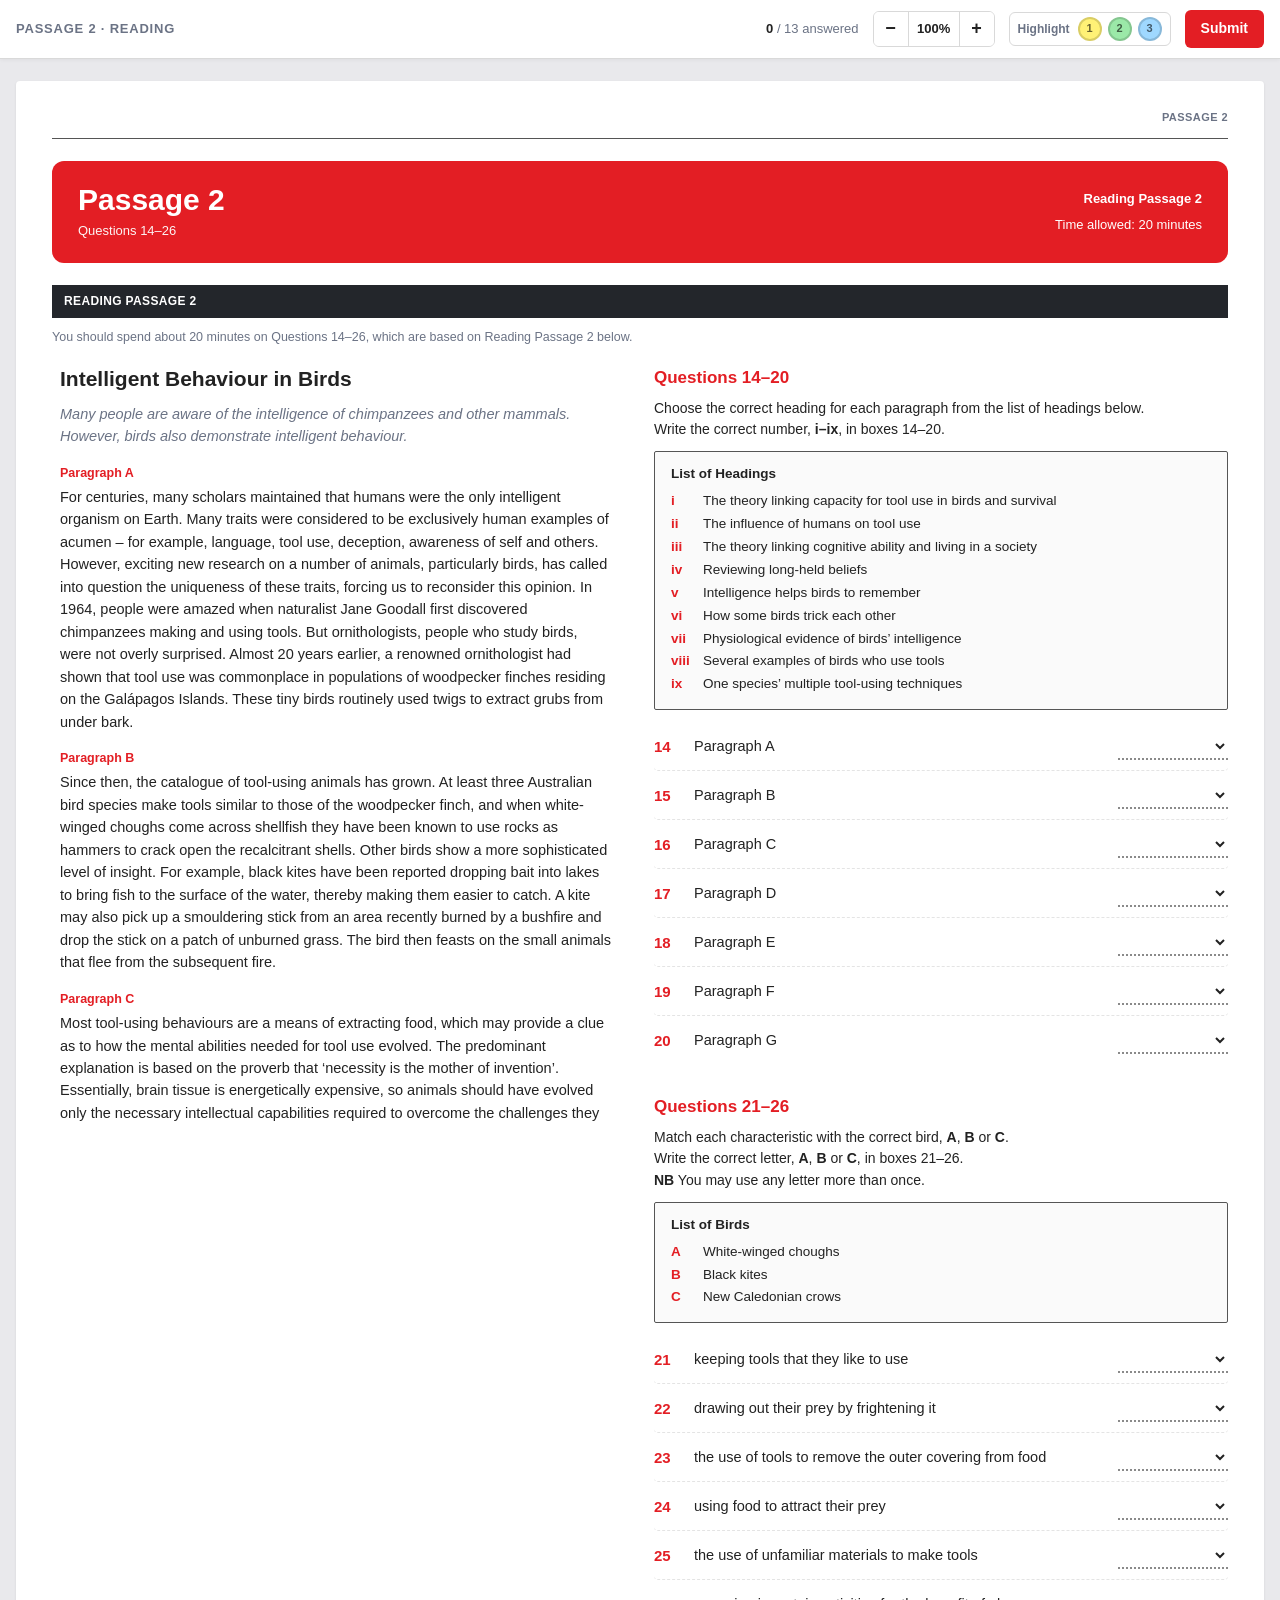
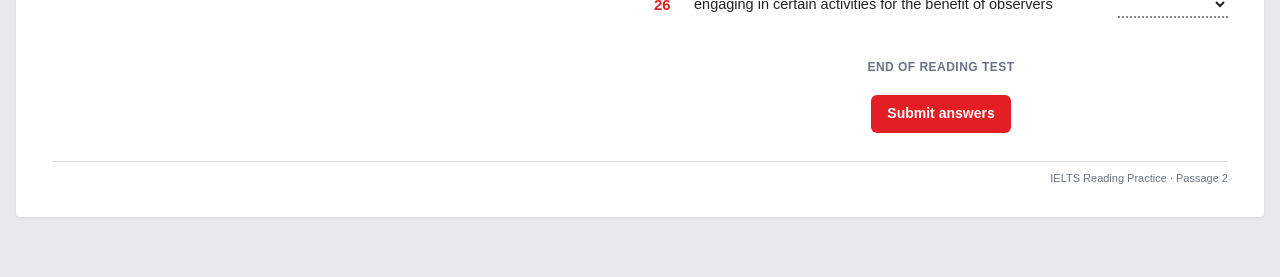
<file: passage-2.html>
<!DOCTYPE html>
<html lang="en">
<head>
<meta charset="UTF-8">
<meta name="viewport" content="width=device-width, initial-scale=1.0">
<title>Passage 2 – IELTS Reading</title>
<style>
:root{
  --red:#e31e24;
  --red-dark:#c4161c;
  --ink:#222;
  --muted:#6b7385;
  --dark:#23262b;
  --line:#d9d9d9;
  --soft:#f2f2f2;
  --ok:#1f8a4c;
  --ok-bg:#e7f5ec;
  --bad-bg:#fdecec;
  --hl1:#fff176;
  --hl2:#9be9a8;
  --hl3:#9fd8ff;
  --z:1;
}
*{box-sizing:border-box}
[hidden]{display:none!important}
html,body{margin:0;background:#e9e9ec;color:var(--ink);font-family:Arial,Helvetica,sans-serif;font-size:15px;line-height:1.55}
button,input{font:inherit}

/* ---------- sticky test bar ---------- */
.testbar{position:sticky;top:0;z-index:20;background:#fff;border-bottom:1px solid var(--line);box-shadow:0 1px 4px rgba(0,0,0,.05)}
.testbar-inner{max-width:1280px;margin:0 auto;padding:10px 16px;display:flex;align-items:center;gap:14px;flex-wrap:wrap}
.tb-title{font-weight:700;font-size:13px;letter-spacing:.06em;color:var(--muted);text-transform:uppercase}
.tb-spacer{flex:1}
.tb-progress{font-size:13px;color:var(--muted)}
.tb-progress b{color:var(--ink)}
.btn{border:0;border-radius:6px;padding:8px 16px;cursor:pointer;font-weight:700;font-size:14px}
.btn-red{background:var(--red);color:#fff}
.btn-red:hover{background:var(--red-dark)}
.btn-ghost{background:#fff;color:var(--ink);border:1px solid var(--line)}
.btn-ghost:hover{background:var(--soft)}
.hl-set{display:inline-flex;align-items:center;gap:6px;border:1px solid var(--line);border-radius:6px;padding:4px 8px;background:#fff}
.hl-set .lbl{font-size:12px;font-weight:700;color:var(--muted);margin-right:2px}
.swatch{width:24px;height:24px;border-radius:50%;border:2px solid rgba(0,0,0,.15);cursor:pointer;padding:0;position:relative}
.swatch:hover{transform:scale(1.12);border-color:rgba(0,0,0,.45)}
.swatch[data-c="1"]{background:var(--hl1)}
.swatch[data-c="2"]{background:var(--hl2)}
.swatch[data-c="3"]{background:var(--hl3)}
.swatch::after{content:attr(data-c);position:absolute;inset:0;display:flex;align-items:center;justify-content:center;font-size:11px;font-weight:700;color:rgba(0,0,0,.6)}
.zoom{display:inline-flex;align-items:center;border:1px solid var(--line);border-radius:6px;overflow:hidden}
.zoom button{border:0;background:#fff;width:34px;height:34px;font-size:18px;font-weight:700;cursor:pointer;color:var(--ink)}
.zoom button:hover{background:var(--soft)}
.zoom button:disabled{color:#bbb;cursor:default;background:#fff}
.zoom-val{min-width:52px;text-align:center;font-size:13px;font-weight:700;border-left:1px solid var(--line);border-right:1px solid var(--line);line-height:34px;cursor:pointer}
.hl-pop{position:absolute;z-index:30;background:var(--dark);color:#fff;border:0;border-radius:6px;padding:6px 12px;font-size:13px;font-weight:700;cursor:pointer;box-shadow:0 2px 8px rgba(0,0,0,.25)}
.hl-pop.colors{display:flex;gap:8px;padding:6px 10px;cursor:default}
.hl-pop.colors .swatch{border-color:rgba(255,255,255,.7)}
.hl-pop.meaning{background:var(--red)}
.hl-pop.meaning::after{border-top-color:var(--red)}
.vocab-card{position:absolute;z-index:40;width:min(340px,calc(100vw - 16px));background:#fff;border:1px solid var(--line);border-top:3px solid var(--red);border-radius:8px;box-shadow:0 8px 24px rgba(0,0,0,.14);padding:12px 34px 12px 14px;font-size:calc(14px * var(--z));line-height:1.45}
.vc-head{display:flex;align-items:baseline;gap:8px;flex-wrap:wrap;margin-bottom:4px}
.vc-word{color:var(--red);font-weight:700;font-size:1.15em}
.vc-pos{color:var(--muted);font-style:italic;font-size:.9em}
.vc-meaning{color:var(--ink)}
.vc-similar{color:var(--muted);font-size:.92em;margin-top:6px}
.vc-similar b{color:var(--ink);font-weight:700}
.vc-close{position:absolute;top:6px;right:8px;border:0;background:none;font-size:20px;line-height:1;color:var(--muted);cursor:pointer;padding:2px 4px}
.vc-close:hover{color:var(--ink)}
.hl-pop::after{content:"";position:absolute;left:50%;bottom:-5px;margin-left:-5px;border:5px solid transparent;border-bottom:0;border-top-color:var(--dark)}

/* ---------- page / sheet ---------- */
.wrap{max-width:1280px;margin:0 auto;padding:22px 16px 60px}
.sheet{background:#fff;border-radius:4px;box-shadow:0 1px 3px rgba(0,0,0,.08);padding:28px 36px 30px}
.running-head{text-align:right;font-size:calc(11px * var(--z));font-weight:700;letter-spacing:.04em;color:var(--muted);padding-bottom:12px;border-bottom:1.5px solid #555;margin-bottom:22px}

.hero{background:var(--red);color:#fff;border-radius:12px;padding:22px 26px;display:flex;justify-content:space-between;align-items:center;gap:16px;flex-wrap:wrap}
.hero h1{margin:0;font-size:calc(30px * var(--z));line-height:1.15}
.hero .sub{font-size:calc(13px * var(--z));margin-top:4px;opacity:.95}
.hero .right{text-align:right;font-size:calc(13px * var(--z))}
.hero .right b{display:block;font-size:calc(13px * var(--z));margin-bottom:6px}

.bar{background:var(--dark);color:#fff;font-weight:700;font-size:calc(12px * var(--z));letter-spacing:.03em;padding:7px 12px;margin:22px 0 10px}
.instruct-muted{color:var(--muted);font-size:calc(12.5px * var(--z));margin:0 0 14px}

.split{display:grid;grid-template-columns:1fr 1fr;gap:28px;margin-top:6px;align-items:start}
.pane{min-width:0}
.pane-passage{max-height:calc(100vh - 140px);overflow-y:auto;padding-right:14px;position:sticky;top:76px}
.pane-passage::-webkit-scrollbar{width:8px}
.pane-passage::-webkit-scrollbar-thumb{background:#ccc;border-radius:4px}

.passage h2{font-size:calc(21px * var(--z));margin:4px 0 10px;line-height:1.3}
.passage p{margin:0 0 11px;font-size:calc(14.5px * var(--z))}
.passage .footnote{font-style:italic;color:var(--muted);font-size:calc(12px * var(--z))}
.sheet mark{background:var(--hl1);color:var(--ink);padding:0 1px;border-radius:2px;cursor:pointer}
.sheet mark[data-c="2"]{background:var(--hl2)}
.sheet mark[data-c="3"]{background:var(--hl3)}

.q-head{color:var(--red);font-size:calc(17px * var(--z));font-weight:700;margin:4px 0 6px}
.q-block + .q-block{margin-top:30px}
.q-intro{font-size:calc(14px * var(--z));margin:0 0 10px}

.legend{width:100%;border-collapse:collapse;background:var(--soft);border:1px solid var(--line);font-size:calc(13px * var(--z));margin:4px 0 14px}
.legend td{padding:5px 10px}
.legend td:first-child{font-weight:700;width:1%;white-space:nowrap;padding-right:22px}

.passage .lede{font-style:italic;color:var(--muted)}
.passage .para-label{color:var(--red);font-weight:700;font-size:calc(12.5px * var(--z));margin:16px 0 3px}
.list-box{border:1px solid #555;border-radius:2px;background:#fafafa;padding:12px 16px;margin:6px 0 12px;font-size:calc(13.5px * var(--z))}
.list-box .lb-title{font-weight:700;margin-bottom:6px}
.list-box ol{list-style:none;margin:0;padding:0}
.list-box li{margin:2px 0}
.list-box li b{color:var(--red);display:inline-block;min-width:32px}
.ans-select{border:0;border-bottom:2px dotted #8a8a8a;background:transparent;padding:4px 22px 4px 4px;font-size:calc(14.5px * var(--z));font-weight:700;color:var(--ink);cursor:pointer;min-width:110px;max-width:100%}
.ans-select:focus{outline:none;border-bottom:2px solid var(--red);background:#fff8f8}
.q-row.inline{grid-template-columns:30px 1fr auto;align-items:center}
.q-row.inline .q-ans{grid-column:auto;margin-top:0}
.q-row.inline .feedback{grid-column:2 / -1}
.q-row{display:grid;grid-template-columns:30px 1fr;gap:4px 10px;padding:10px 0;border-bottom:1px dashed #e4e4e4}
.q-row:last-child{border-bottom:0}
.q-num{color:var(--red);font-weight:700;padding-top:1px}
.q-text{font-size:calc(14.5px * var(--z))}
.q-ans{grid-column:2;margin-top:6px}

.choices{display:flex;flex-wrap:wrap;gap:6px}
.choice{position:relative}
.choice input{position:absolute;opacity:0;pointer-events:none}
.choice span{display:inline-block;padding:5px 12px;border:1px solid #bdbdbd;border-radius:5px;font-size:calc(12.5px * var(--z));font-weight:700;letter-spacing:.02em;cursor:pointer;background:#fff;user-select:none}
.choice span:hover{border-color:var(--dark)}
.choice input:checked + span{background:var(--dark);border-color:var(--dark);color:#fff}
.choice input:focus-visible + span{outline:2px solid var(--red);outline-offset:2px}

.gap{border:0;border-bottom:2px dotted #8a8a8a;background:transparent;padding:4px 2px;width:min(260px,100%);font-size:calc(14.5px * var(--z));font-weight:700;text-transform:uppercase;color:var(--ink)}
.gap:focus{outline:none;border-bottom:2px solid var(--red);background:#fff8f8}

.q-row.correct{background:var(--ok-bg)}
.q-row.wrong{background:var(--bad-bg)}
.q-row.correct,.q-row.wrong{border-radius:6px;padding-left:8px;padding-right:8px;border-bottom-color:transparent;margin-bottom:4px}
.feedback{grid-column:2;font-size:calc(12.5px * var(--z));margin-top:6px;font-weight:700}
.feedback .ok{color:var(--ok)}
.feedback .no{color:var(--red-dark)}

.end{text-align:center;color:var(--muted);font-weight:700;font-size:calc(12px * var(--z));letter-spacing:.04em;margin:30px 0 4px}
.submit-row{display:flex;justify-content:center;gap:10px;margin-top:18px;flex-wrap:wrap}

/* ---------- results / answer key ---------- */
.results{margin-top:22px}
.score-card{display:flex;align-items:center;gap:22px;flex-wrap:wrap;border:1px solid var(--line);border-radius:10px;padding:18px 22px;margin:18px 0 6px}
.score-big{font-size:calc(40px * var(--z));font-weight:700;color:var(--red);line-height:1}
.score-big small{font-size:calc(18px * var(--z));color:var(--muted)}
.score-msg{font-size:calc(14px * var(--z));color:var(--muted)}
.key-grid{display:grid;grid-template-columns:1fr 1fr;gap:26px;margin-top:20px}
.key{width:100%;border-collapse:collapse;font-size:calc(13px * var(--z))}
.key th{background:var(--dark);color:#fff;text-align:left;padding:8px 10px;font-size:calc(12.5px * var(--z))}
.key td{border:1px solid #ddd;padding:9px 10px;font-weight:700;vertical-align:top}
.key tr:nth-child(even) td{background:#f4f4f4}
.key td:first-child{color:var(--red);width:48px}
.key .yours{display:block;font-weight:400;font-size:calc(12px * var(--z));margin-top:2px}
.key .yours.ok{color:var(--ok)}
.key .yours.no{color:var(--red-dark)}
.key .mark{float:right;font-size:calc(14px * var(--z))}

.page-foot{text-align:right;color:var(--muted);font-size:calc(11px * var(--z));border-top:1px solid #ddd;margin-top:28px;padding-top:8px}


/* ---------- presenter focus: the side under the mouse stays clear, the other fades ---------- */
@media (hover:hover) and (pointer:fine){
  /* a white veil fades the inactive side; highlights sit above it so they stay unchanged */
  .passage,#questions{position:relative}
  .passage::after,#questions::after{content:"";position:absolute;inset:0;background:#fff;opacity:0;pointer-events:none;z-index:1;transition:opacity .25s ease}
  .split:hover .pane:not(:hover) .passage::after,.split:hover #questions:not(:hover)::after{opacity:.55}
  .sheet mark{position:relative;z-index:2}
  .passage p:not(.para-label):not(.hl-tip),.q-row:not(.correct):not(.wrong){border-radius:4px;transition:background-color .15s ease,box-shadow .15s ease}
  .passage p:not(.para-label):hover,.q-row:not(.correct):not(.wrong):hover{background:#f3f4f6;box-shadow:0 0 0 6px #f3f4f6}
}
.pane-passage{padding-left:8px}
@media (max-width:900px){
  .split{grid-template-columns:1fr}
  .pane-passage{max-height:none;overflow:visible;position:static;padding-right:0}
  .key-grid{grid-template-columns:1fr}
}
@media (max-width:560px){
  .sheet{padding:20px 16px 24px}
  .wrap{padding:12px 0 40px}
  .sheet{border-radius:0}
  .hero{padding:18px}
  .hero h1{font-size:calc(24px * var(--z))}
  .hero .right{text-align:left}
  .tb-title{display:none}
}
@media print{
  html,body{background:#fff}
  .testbar,.submit-row{display:none}
  .sheet{box-shadow:none}
  .pane-passage{max-height:none;overflow:visible;position:static}
  .split{grid-template-columns:1fr}
}
</style>
</head>
<body>

<div class="testbar">
  <div class="testbar-inner">
    <span class="tb-title">Passage 2 · Reading</span>
    <span class="tb-spacer"></span>
    <span class="tb-progress"><b id="answered">0</b> / 13 answered</span>
    <div class="zoom" role="group" aria-label="Text size">
      <button type="button" id="zoom-out" title="Zoom out (smaller text)" aria-label="Zoom out">−</button>
      <span class="zoom-val" id="zoom-val" title="Reset to 100%">100%</span>
      <button type="button" id="zoom-in" title="Zoom in (bigger text)" aria-label="Zoom in">+</button>
    </div>
    <div class="hl-set" role="group" aria-label="Highlight colours">
      <span class="lbl">Highlight</span>
      <button class="swatch" data-c="1" type="button" title="Yellow highlight (key 1 or H)" aria-label="Yellow highlight"></button>
      <button class="swatch" data-c="2" type="button" title="Green highlight (key 2)" aria-label="Green highlight"></button>
      <button class="swatch" data-c="3" type="button" title="Blue highlight (key 3)" aria-label="Blue highlight"></button>
    </div>
    <button class="btn btn-red" id="submit-top" type="button">Submit</button>
  </div>
</div>

<div class="wrap">
  <div class="sheet">
    <div class="running-head">PASSAGE 2</div>

    <div class="hero">
      <div>
        <h1>Passage 2</h1>
        <div class="sub">Questions 14–26</div>
      </div>
      <div class="right">
        <b>Reading Passage 2</b>
        Time allowed: 20 minutes
      </div>
    </div>

    <div id="test-area">
      <div class="bar">READING PASSAGE 2</div>
      <p class="instruct-muted">You should spend about 20 minutes on Questions 14–26, which are based on Reading Passage 2 below.</p>

      <div class="split">
        <!-- ===== PASSAGE ===== -->
        <div class="pane pane-passage" id="passage-pane">
          <div class="passage" id="passage">
            <h2>Intelligent Behaviour in Birds</h2>
            <p class="lede">Many people are aware of the intelligence of chimpanzees and other mammals. However, birds also demonstrate intelligent behaviour.</p>

            <p class="para-label">Paragraph A</p>
            <p>For centuries, many scholars maintained that humans were the only intelligent organism on Earth. Many traits were considered to be exclusively human examples of acumen – for example, language, tool use, deception, awareness of self and others. However, exciting new research on a number of animals, particularly birds, has called into question the uniqueness of these traits, forcing us to reconsider this opinion. In 1964, people were amazed when naturalist Jane Goodall first discovered chimpanzees making and using tools. But ornithologists, people who study birds, were not overly surprised. Almost 20 years earlier, a renowned ornithologist had shown that tool use was commonplace in populations of woodpecker finches residing on the Galápagos Islands. These tiny birds routinely used twigs to extract grubs from under bark.</p>

            <p class="para-label">Paragraph B</p>
            <p>Since then, the catalogue of tool-using animals has grown. At least three Australian bird species make tools similar to those of the woodpecker finch, and when white-winged choughs come across shellfish they have been known to use rocks as hammers to crack open the recalcitrant shells. Other birds show a more sophisticated level of insight. For example, black kites have been reported dropping bait into lakes to bring fish to the surface of the water, thereby making them easier to catch. A kite may also pick up a smouldering stick from an area recently burned by a bushfire and drop the stick on a patch of unburned grass. The bird then feasts on the small animals that flee from the subsequent fire.</p>

            <p class="para-label">Paragraph C</p>
            <p>Most tool-using behaviours are a means of extracting food, which may provide a clue as to how the mental abilities needed for tool use evolved. The predominant explanation is based on the proverb that ‘necessity is the mother of invention’. Essentially, brain tissue is energetically expensive, so animals should have evolved only the necessary intellectual capabilities required to overcome the challenges they face in their environment. Consider a hypothetical duck grazing on a seemingly endless supply of grass. Being particularly intelligent will not help the duck eat more grass. In contrast, other species, such as birds of prey, live in a more challenging environment, where food may be distributed erratically, hidden from view or highly mobile. The food itself may be quite intelligent. So, if there are not enough resources to feed all individuals, then only the smartest in each generation will live and reproduce.</p>

            <p class="para-label">Paragraph D</p>
            <p>New Caledonian crows boast many different tools in their tool kit. They use a hooked tool made by removing all but one of the side branches from a twig. They fashion serrated rakes (using their beaks as scissors) from stiff, leathery pandanus leaves. They also make probes by modifying their own moulted feathers. Each tool is used in slightly different ways to pull grubs from deep within tree trunks. The crows carry their favourite tool from one foraging site to the next. They also store their tools for later re-use in a secure place on their perch. Problem-solving abilities have traditionally been thought to be beyond the reach of animals. Nevertheless, birds are coming up with innovative solutions all the time. Recently, New Caledonian crows were observed moulding a piece of wire, something they had never seen before, into a hook and then using it to retrieve food.</p>

            <p class="para-label">Paragraph E</p>
            <p>Literally hundreds of such reports have accumulated in back copies of scientific journals. Recently, a team of biologists from McGill University in Canada collated them and compared the frequency and size of innovations with the size of the birds’ forebrain (the brain-area responsible for higher-order information processing) relative to the hindbrain. The team uncovered a clear relationship: birds with relatively large forebrains are able to invent fresh solutions to ecological challenges, and to exploit the discoveries and inventions of others, more often than birds with relatively small forebrains.</p>

            <p class="para-label">Paragraph F</p>
            <p>Intelligence in birds may also arise as a result of selection to overcome the dynamic challenges of communal living. Since this involves competition between group members, to be successful, a social animal may need to be able to reflect on its own intentions, as well as those of others. The consequence of being part of a community may be the evolution of a distinctly ‘political’ brain.</p>

            <p class="para-label">Paragraph G</p>
            <p>What better way to exercise a political brain than to be deceitful! Perhaps the best example of deception among birds comes from the white-winged choughs. Choughs are cooperative breeders – that is, they form a communal group consisting of one breeding-pair and up to 15 non-breeding ‘helpers’. However, because young choughs have so little enthusiasm for foraging, or gathering food, they are often too hungry to help. And because it is socially unacceptable to be part of a group and provide little help, young choughs often act deceptively. For example, when an adult is watching, a young chough will place some food in the mouth of a hungry chick – but it does not release the food. Instead, it waits until the adult departs and then eats it. A chough can also help the group by preening* the chicks. Interestingly, it is more likely to preen the chicks if another bird can see it do so. A chough that has been sitting totally still on the nest while the rest of the group is foraging out of sight will comically spring up and frantically start to preen the chicks as soon as some of its group members come into view. It is likely that these young choughs are only motivated to help when others are watching because they are concerned about their social status. Choughs need other choughs to like them as they cannot breed without them.</p>

            <p class="footnote">preening*: cleaning and arranging feathers on birds</p>
          </div>
        </div>

        <!-- ===== QUESTIONS ===== -->
        <div class="pane" id="questions">
          <div class="q-block">
            <div class="q-head">Questions 14–20</div>
            <p class="q-intro">Choose the correct heading for each paragraph from the list of headings below.<br>Write the correct number, <b>i–ix</b>, in boxes 14–20.</p>
            <div class="list-box">
              <div class="lb-title">List of Headings</div>
              <ol id="headings-list"></ol>
            </div>
            <div id="headings-qs"></div>
          </div>

          <div class="q-block">
            <div class="q-head">Questions 21–26</div>
            <p class="q-intro">Match each characteristic with the correct bird, <b>A</b>, <b>B</b> or <b>C</b>.<br>Write the correct letter, <b>A</b>, <b>B</b> or <b>C</b>, in boxes 21–26.<br><b>NB</b> You may use any letter more than once.</p>
            <div class="list-box">
              <div class="lb-title">List of Birds</div>
              <ol id="birds-list"></ol>
            </div>
            <div id="birds-qs"></div>
          </div>

          <div class="end">END OF READING TEST</div>
          <div class="submit-row">
            <button class="btn btn-red" id="submit-bottom" type="button">Submit answers</button>
          </div>
        </div>
      </div>
    </div>

    <!-- ===== RESULTS ===== -->
    <div class="results" id="results" hidden>
      <div class="bar">ANSWER KEY</div>
      <div class="score-card">
        <div class="score-big"><span id="score">0</span><small> / 13</small></div>
        <div>
          <div style="font-weight:700" id="score-title"></div>
          <div class="score-msg" id="score-msg"></div>
        </div>
        <span class="tb-spacer"></span>
        <button class="btn btn-ghost" id="review-btn" type="button">Review in passage</button>
        <button class="btn btn-red" id="retry-btn" type="button">Try again</button>
      </div>
      <div class="key-grid">
        <table class="key"><thead><tr><th>No.</th><th>Answer</th></tr></thead><tbody id="key-a"></tbody></table>
        <table class="key"><thead><tr><th>No.</th><th>Answer</th></tr></thead><tbody id="key-b"></tbody></table>
      </div>
    </div>

    <div class="page-foot">IELTS Reading Practice · Passage 2</div>
  </div>
</div>

<script>
(function(){
  const HEADINGS = [
    ["i","The theory linking capacity for tool use in birds and survival"],
    ["ii","The influence of humans on tool use"],
    ["iii","The theory linking cognitive ability and living in a society"],
    ["iv","Reviewing long-held beliefs"],
    ["v","Intelligence helps birds to remember"],
    ["vi","How some birds trick each other"],
    ["vii","Physiological evidence of birds’ intelligence"],
    ["viii","Several examples of birds who use tools"],
    ["ix","One species’ multiple tool-using techniques"]
  ];
  const BIRDS = [["A","White-winged choughs"],["B","Black kites"],["C","New Caledonian crows"]];
  const HQ = [
    {n:14, text:"Paragraph A", key:"iv"},
    {n:15, text:"Paragraph B", key:"viii"},
    {n:16, text:"Paragraph C", key:"i"},
    {n:17, text:"Paragraph D", key:"ix"},
    {n:18, text:"Paragraph E", key:"vii"},
    {n:19, text:"Paragraph F", key:"iii"},
    {n:20, text:"Paragraph G", key:"vi"}
  ];
  const BQ = [
    {n:21, text:"keeping tools that they like to use", key:"C"},
    {n:22, text:"drawing out their prey by frightening it", key:"B"},
    {n:23, text:"the use of tools to remove the outer covering from food", key:"A"},
    {n:24, text:"using food to attract their prey", key:"B"},
    {n:25, text:"the use of unfamiliar materials to make tools", key:"C"},
    {n:26, text:"engaging in certain activities for the benefit of observers", key:"A"}
  ];
  const ALL = HQ.concat(BQ);
  const $ = id => document.getElementById(id);
  const esc = s => String(s).replace(/[&<>"']/g, c => ({'&':'&amp;','<':'&lt;','>':'&gt;','"':'&quot;',"'":'&#39;'}[c]));

  // ---- render lists and questions ----
  $('headings-list').innerHTML = HEADINGS.map(([k,t]) => `<li><b>${k}</b>${esc(t)}</li>`).join('');
  $('birds-list').innerHTML = BIRDS.map(([k,t]) => `<li><b>${k}</b>${esc(t)}</li>`).join('');
  const row = (q, opts) => `
    <div class="q-row inline" id="row${q.n}">
      <div class="q-num">${q.n}</div>
      <div class="q-text">${esc(q.text)}</div>
      <div class="q-ans">
        <select class="ans-select" id="q${q.n}" aria-label="Answer ${q.n}">
          <option value=""></option>
          ${opts.map(([k]) => `<option value="${k}">${k}</option>`).join('')}
        </select>
      </div>
    </div>`;
  $('headings-qs').innerHTML = HQ.map(q => row(q, HEADINGS)).join('');
  $('birds-qs').innerHTML = BQ.map(q => row(q, BIRDS)).join('');

  // ---- answers ----
  const getAnswer = q => $('q'+q.n).value;
  const isCorrect = (q, a) => !!a && a === q.key;

  function updateCount(){
    const c = ALL.filter(q => getAnswer(q) !== '').length;
    $('answered').textContent = c;
  }
  document.getElementById('questions').addEventListener('input', updateCount);
  document.getElementById('questions').addEventListener('change', updateCount);

  let submitted = false;

  // ---- submit ----
  function submit(){
    if (submitted) return;
    const left = 13 - ALL.filter(q => getAnswer(q) !== '').length;
    if (left > 0 && !confirm(`You have ${left} unanswered question${left>1?'s':''}. Submit anyway?`)) return;
    submitted = true;
    let score = 0;
    const rows = ALL.map(q => {
      const a = getAnswer(q), ok = isCorrect(q, a);
      if (ok) score++;
      const row = $('row'+q.n);
      row.classList.add(ok ? 'correct' : 'wrong');
      const fb = document.createElement('div');
      fb.className = 'feedback';
      fb.innerHTML = ok ? `<span class="ok">✓ Correct</span>`
                        : `<span class="no">✗ ${a ? 'Your answer: '+esc(a.toUpperCase())+' · ' : 'Not answered · '}Correct: ${esc(q.key.toUpperCase())}</span>`;
      row.appendChild(fb);
      return `<tr><td>${q.n}</td><td>${esc(q.key.toUpperCase())}<span class="mark">${ok?'✓':'✗'}</span>
              <span class="yours ${ok?'ok':'no'}">Your answer: ${a ? esc(a.toUpperCase()) : '—'}</span></td></tr>`;
    });
    $('key-a').innerHTML = rows.slice(0,7).join('');
    $('key-b').innerHTML = rows.slice(7).join('');
    document.querySelectorAll('#questions input, #questions select').forEach(i => i.disabled = true);
    $('score').textContent = score;
    $('score-title').textContent = "Test submitted.";
    $('score-msg').textContent = score >= 11 ? "Excellent work!" : score >= 8 ? "Good effort — review the ones you missed." : "Keep practising — check the answer key and find each answer in the passage.";
    $('submit-top').disabled = true; $('submit-top').style.opacity = .5;
    $('submit-bottom').parentElement.hidden = true;
    $('results').hidden = false;
    $('results').scrollIntoView({behavior:'smooth', block:'start'});
  }
  $('submit-top').onclick = () => submit();
  $('submit-bottom').onclick = () => submit();
  $('review-btn').onclick = () => $('test-area').scrollIntoView({behavior:'smooth'});
  $('retry-btn').onclick = () => {
    if (!confirm('Clear all answers and start again?')) return;
    submitted = false;
    document.querySelectorAll('#questions input, #questions select').forEach(i => { i.disabled = false; if (i.type === 'radio') i.checked = false; else i.value = ''; });
    document.querySelectorAll('.q-row').forEach(r => { r.classList.remove('correct','wrong'); const f = r.querySelector('.feedback'); if (f) f.remove(); });
    $('results').hidden = true;
    $('submit-top').disabled = false; $('submit-top').style.opacity = 1;
    $('submit-bottom').parentElement.hidden = false;
    updateCount();
    window.scrollTo({top:0, behavior:'smooth'});
  };

  // ---- highlighting (whole test sheet: passage, instructions, questions, results) ----
  const sheet = document.querySelector('.sheet');
  const SKIP = 'input, button, textarea, select, .choice, mark, script, style';
  const pop = document.createElement('div');
  pop.className = 'hl-pop colors'; pop.hidden = true;
  pop.innerHTML = '<button class="swatch" data-c="1" type="button" title="Yellow (1)" aria-label="Yellow highlight"></button><button class="swatch" data-c="2" type="button" title="Green (2)" aria-label="Green highlight"></button><button class="swatch" data-c="3" type="button" title="Blue (3)" aria-label="Blue highlight"></button>';
  document.body.appendChild(pop);
  let lastRange = null, lastHighlight = null;

  function usableRange(){
    const sel = window.getSelection();
    if (sel && !sel.isCollapsed && sel.rangeCount){
      const r = sel.getRangeAt(0);
      if (sheet.contains(r.commonAncestorContainer)) return r;
    }
    return null;
  }
  function highlightSelection(color){
    color = color || '1';
    const range = usableRange() || lastRange;
    if (!range || range.collapsed) return;
    const text = range.toString(), made = [];
    // wrap each selected text fragment in its own <mark>, skipping form controls
    const walker = document.createTreeWalker(sheet, NodeFilter.SHOW_TEXT, {
      acceptNode: n => range.intersectsNode(n) && n.nodeValue.trim() && !n.parentElement.closest(SKIP)
        ? NodeFilter.FILTER_ACCEPT : NodeFilter.FILTER_REJECT
    });
    const nodes = []; while (walker.nextNode()) nodes.push(walker.currentNode);
    nodes.forEach(node => {
      const start = node === range.startContainer ? range.startOffset : 0;
      const end = node === range.endContainer ? range.endOffset : node.nodeValue.length;
      if (start >= end) return;
      const r = document.createRange(); r.setStart(node, start); r.setEnd(node, end);
      const m = document.createElement('mark'); m.title = 'Click to remove highlight'; m.dataset.c = color;
      r.surroundContents(m); made.push(m);
    });
    lastHighlight = {text, marks: made};
    window.getSelection().removeAllRanges();
    lastRange = null; pop.hidden = true;
  }
  function placePopup(){
    const r = usableRange();
    if (!r){ pop.hidden = true; return; }
    lastRange = r.cloneRange();
    const rect = r.getBoundingClientRect();
    if (!rect.width && !rect.height){ pop.hidden = true; return; }
    pop.hidden = false;
    const w = pop.offsetWidth, h = pop.offsetHeight;
    let left = rect.left + rect.width/2 - w/2 + window.scrollX;
    left = Math.max(window.scrollX + 8, Math.min(left, window.scrollX + document.documentElement.clientWidth - w - 8));
    let top = rect.top + window.scrollY - h - 10;
    if (rect.top < 120) top = rect.bottom + window.scrollY + 10; // not enough room above (sticky bar)
    pop.style.left = left + 'px'; pop.style.top = top + 'px';
  }
  document.addEventListener('mouseup', e => { if (!e.target.closest('.hl-pop, .vocab-card')) setTimeout(placePopup, 0); });
  document.addEventListener('touchend', () => setTimeout(placePopup, 250));
  document.addEventListener('selectionchange', () => { if (!usableRange()) pop.hidden = true; else lastRange = usableRange().cloneRange(); });
  document.querySelectorAll('.pane-passage').forEach(el => el.addEventListener('scroll', () => { pop.hidden = true; }));
  document.querySelectorAll('.swatch').forEach(b => {
    b.addEventListener('mousedown', e => e.preventDefault()); // keep the selection
    b.addEventListener('click', () => highlightSelection(b.dataset.c));
  });
  document.addEventListener('keydown', e => {
    if (e.ctrlKey || e.metaKey || e.altKey || /INPUT|TEXTAREA|SELECT/.test(document.activeElement.tagName)) return;
    const c = {'1':'1','2':'2','3':'3','h':'1','H':'1'}[e.key];
    if (c) highlightSelection(c);
  });
  sheet.addEventListener('click', e => {
    const m = e.target.closest('mark');
    if (!m || !window.getSelection().isCollapsed) return;
    const parent = m.parentNode;
    m.replaceWith(...m.childNodes); parent.normalize();
  });

  // ---- vocabulary: keywords from the answer areas of the passage ----
  // [forms that match a selection], part of speech, meaning, similar words
  const VOCAB = [
    [["maintained", "maintain"], "verb", "said firmly that something is true", "claimed, insisted, argued"],
    [["acumen"], "noun", "the ability to understand and judge things quickly and well", "intelligence, sharpness, insight"],
    [["exclusively", "exclusively human"], "adverb", "only; not shared with anyone or anything else", "solely, only, uniquely"],
    [["deception"], "noun", "making someone believe something that is not true", "trickery, deceit, cheating"],
    [["called into question", "call into question"], "phrase", "made people doubt whether something is true", "challenged, doubted"],
    [["uniqueness"], "noun", "the quality of being the only one of its kind", "being one of a kind"],
    [["reconsider"], "verb", "to think again about a belief and possibly change it", "rethink, review"],
    [["ornithologists", "ornithologist"], "noun", "scientists who study birds", "bird experts"],
    [["renowned"], "adjective", "famous and respected", "celebrated, well-known, famous"],
    [["commonplace"], "adjective", "common; happening often", "ordinary, usual, widespread"],
    [["grubs", "grub"], "noun", "young insects that look like small worms", "larvae, worms"],
    [["catalogue"], "noun", "a complete list of things", "list, record"],
    [["recalcitrant"], "adjective", "difficult to deal with; here: very hard to open", "stubborn, resistant, tough"],
    [["insight"], "noun", "a deep understanding of a situation", "understanding, perception"],
    [["bait"], "noun", "food used to attract an animal so that it can be caught", "lure, trap food"],
    [["smouldering", "smoldering"], "adjective", "burning slowly with smoke but no flame", "slowly burning, glowing"],
    [["subsequent"], "adjective", "happening after something else", "following, later, resulting"],
    [["flee", "fled"], "verb", "to run away from danger", "escape, run away"],
    [["feasts on", "feasts", "feast"], "verb", "eats a lot of something with great pleasure", "eats, devours"],
    [["predominant"], "adjective", "main; most common or most important", "main, leading, dominant"],
    [["necessity is the mother of invention"], "proverb", "when people really need something, they find a clever way to get it", ""],
    [["energetically expensive"], "phrase", "using a lot of the body's energy", "costly in energy"],
    [["hypothetical"], "adjective", "imagined as an example; not real", "imaginary, theoretical"],
    [["erratically"], "adverb", "in an irregular way that is hard to predict", "unevenly, irregularly, randomly"],
    [["reproduce"], "verb", "to produce young (babies)", "breed, have young"],
    [["boast"], "verb", "(here) to have something impressive", "have, possess, own"],
    [["fashion"], "verb", "to make something with your hands, often skilfully", "make, shape, create"],
    [["serrated"], "adjective", "having a sharp edge with small teeth, like a saw or a bread knife", "saw-edged, jagged"],
    [["probes", "probe"], "noun", "long thin tools used to reach into a narrow place", "pokers, sticks"],
    [["moulted", "molted", "moult"], "adjective", "(of feathers) that have fallen off naturally", "shed, dropped"],
    [["foraging", "forage"], "noun", "searching for food", "looking for food, gathering food"],
    [["perch"], "noun", "a place where a bird sits or rests, such as a branch", "resting place, roost"],
    [["innovative"], "adjective", "new and original", "creative, inventive, original"],
    [["moulding", "molding", "mould"], "verb", "shaping a soft material into a particular form", "shaping, bending, forming"],
    [["retrieve"], "verb", "to get something and bring it back", "fetch, get, obtain"],
    [["collated"], "verb", "collected information together and arranged it", "gathered, compiled"],
    [["innovations", "innovation"], "noun", "new ideas or new ways of doing things", "inventions, new solutions"],
    [["forebrain"], "noun", "the front part of the brain, used for thinking and processing information", "front brain"],
    [["hindbrain"], "noun", "the back part of the brain, which controls basic body functions", "back brain"],
    [["higher-order", "higher-order information processing"], "adjective", "more complex or advanced", "advanced, complex"],
    [["exploit"], "verb", "to use something to get an advantage from it", "make use of, take advantage of"],
    [["communal living", "communal"], "noun", "living together in a group", "group living, community life"],
    [["intentions"], "noun", "what someone plans or means to do", "aims, plans, purposes"],
    [["selection"], "noun", "(in evolution) the process by which animals best suited to their environment survive", "natural selection"],
    [["deceitful"], "adjective", "trying to trick other people", "dishonest, lying, tricky"],
    [["cooperative breeders"], "noun", "animals that raise their young together as a group, with helpers", "group breeders"],
    [["enthusiasm"], "noun", "a strong feeling of interest and eagerness", "eagerness, keenness"],
    [["socially unacceptable"], "adjective", "not approved of by the group", "frowned upon, not allowed"],
    [["deceptively", "act deceptively"], "adverb", "in a way that tricks others", "dishonestly, misleadingly"],
    [["preening", "preen", "preened"], "verb", "cleaning and arranging feathers", "grooming, tidying"],
    [["comically"], "adverb", "in a funny way", "funnily, amusingly"],
    [["frantically"], "adverb", "very quickly, in a worried and hurried way", "wildly, desperately, hurriedly"],
    [["social status"], "noun", "your position or importance within a group", "standing, rank, reputation"],
    [["physiological"], "adjective", "relating to how the body and its organs work", "bodily, biological"],
    [["cognitive ability", "cognitive"], "noun", "the ability to think, learn and understand", "intelligence, mental ability"],
    [["long-held beliefs", "long-held"], "noun", "ideas that people have accepted for a long time", "traditional views, old beliefs"],
    [["outer covering"], "noun", "the hard outside layer of something, such as a shell", "shell, casing, skin"],
    [["unfamiliar"], "adjective", "not known or seen before", "new, strange, unknown"],
    [["observers"], "noun", "people or animals who watch", "watchers, onlookers, spectators"]
  ];

  const normWord = s => s.toLowerCase().replace(/[’‘]/g, "'").replace(/[^a-z' -]+/g, ' ')
                         .replace(/\s+/g, ' ').trim().replace(/^[' -]+|[' -]+$/g, '');
  const VOCAB_MAP = new Map();
  VOCAB.forEach(([forms, pos, meaning, similar]) => {
    const entry = {word: forms[0], pos, meaning, similar};
    forms.forEach(f => VOCAB_MAP.set(normWord(f), entry));
  });
  const VOCAB_KEYS = [...VOCAB_MAP.keys()].sort((a, b) => b.length - a.length);
  function lookup(text){
    const t = normWord(text || '');
    if (!t) return null;
    if (VOCAB_MAP.has(t)) return VOCAB_MAP.get(t);
    // selection a little wider than the keyword, e.g. "the recalcitrant shells"
    if (t.split(' ').length <= 6){
      const padded = ' ' + t + ' ';
      const k = VOCAB_KEYS.find(k => padded.includes(' ' + k + ' '));
      if (k) return VOCAB_MAP.get(k);
    }
    return null;
  }

  const card = document.createElement('div');
  card.className = 'vocab-card'; card.hidden = true; card.setAttribute('role', 'dialog');
  document.body.appendChild(card);
  function hideCard(){ card.hidden = true; }
  function showMeaning(){
    const r = usableRange();
    let text, rect;
    if (r){ text = r.toString(); rect = r.getBoundingClientRect(); }
    else if (lastHighlight && lastHighlight.marks[0] && lastHighlight.marks[0].isConnected){
      text = lastHighlight.text; rect = lastHighlight.marks[0].getBoundingClientRect();
    }
    const entry = lookup(text);
    if (!entry){ hideCard(); return; }
    card.innerHTML = `
      <button type="button" class="vc-close" aria-label="Close">×</button>
      <div class="vc-head"><span class="vc-word">${esc(entry.word)}</span><span class="vc-pos">${esc(entry.pos)}</span></div>
      <div class="vc-meaning">${esc(entry.meaning)}</div>
      ${entry.similar ? `<div class="vc-similar"><b>Similar:</b> ${esc(entry.similar)}</div>` : ''}`;
    card.querySelector('.vc-close').onclick = hideCard;
    card.hidden = false;
    const w = card.offsetWidth, h = card.offsetHeight;
    let left = rect.left + rect.width/2 - w/2 + window.scrollX;
    left = Math.max(window.scrollX + 8, Math.min(left, window.scrollX + document.documentElement.clientWidth - w - 8));
    let top = rect.bottom + window.scrollY + 12;
    if (rect.bottom + h + 20 > window.innerHeight && rect.top - h - 12 > 70) top = rect.top + window.scrollY - h - 12;
    card.style.left = left + 'px'; card.style.top = top + 'px';
    pop.hidden = true; mpop.hidden = true;
  }

  // "Meaning" button next to the floating Highlight button, only for keywords
  const mpop = document.createElement('button');
  mpop.type = 'button'; mpop.className = 'hl-pop meaning'; mpop.textContent = 'Meaning'; mpop.hidden = true;
  document.body.appendChild(mpop);
  mpop.addEventListener('mousedown', e => e.preventDefault());
  mpop.addEventListener('click', showMeaning);
  new MutationObserver(() => {
    const r = usableRange();
    if (pop.hidden || !r || !lookup(r.toString())){ mpop.hidden = true; return; }
    mpop.hidden = false;
    mpop.style.top = pop.style.top;
    mpop.style.left = (parseFloat(pop.style.left) + pop.offsetWidth + 6) + 'px';
  }).observe(pop, {attributes: true, attributeFilter: ['hidden', 'style']});

  document.addEventListener('keydown', e => {
    if (e.key === 'Escape'){ hideCard(); return; }
    if ((e.key === 'm' || e.key === 'M') && !e.ctrlKey && !e.metaKey && !e.altKey &&
        !/INPUT|TEXTAREA|SELECT/.test(document.activeElement.tagName)){
      if (!card.hidden && !usableRange()) hideCard(); else showMeaning();
    }
  });
  document.addEventListener('mousedown', e => {
    if (!card.hidden && !card.contains(e.target) && e.target !== mpop) hideCard();
  });
  document.querySelectorAll('.pane-passage').forEach(el => el.addEventListener('scroll', hideCard));

  // ---- zoom (text size) ----
  const ZMIN = 0.7, ZMAX = 2, ZSTEP = 0.1;
  let zoom = 1;
  try { const z = parseFloat(localStorage.getItem('p2-zoom')); if (z >= ZMIN && z <= ZMAX) zoom = z; } catch (_) {}
  function setZoom(z){
    zoom = Math.round(Math.min(ZMAX, Math.max(ZMIN, z)) * 10) / 10;
    document.documentElement.style.setProperty('--z', zoom);
    $('zoom-val').textContent = Math.round(zoom * 100) + '%';
    $('zoom-out').disabled = zoom <= ZMIN;
    $('zoom-in').disabled = zoom >= ZMAX;
    pop.hidden = true;
    try { localStorage.setItem('p2-zoom', zoom); } catch (_) {}
  }
  $('zoom-in').onclick = () => setZoom(zoom + ZSTEP);
  $('zoom-out').onclick = () => setZoom(zoom - ZSTEP);
  $('zoom-val').onclick = () => setZoom(1);
  setZoom(zoom);

  // warn before leaving mid-test
  window.addEventListener('beforeunload', e => {
    if (!submitted && ALL.some(q => getAnswer(q) !== '')) { e.preventDefault(); e.returnValue = ''; }
  });

})();
</script>
</body>
</html>
</file>
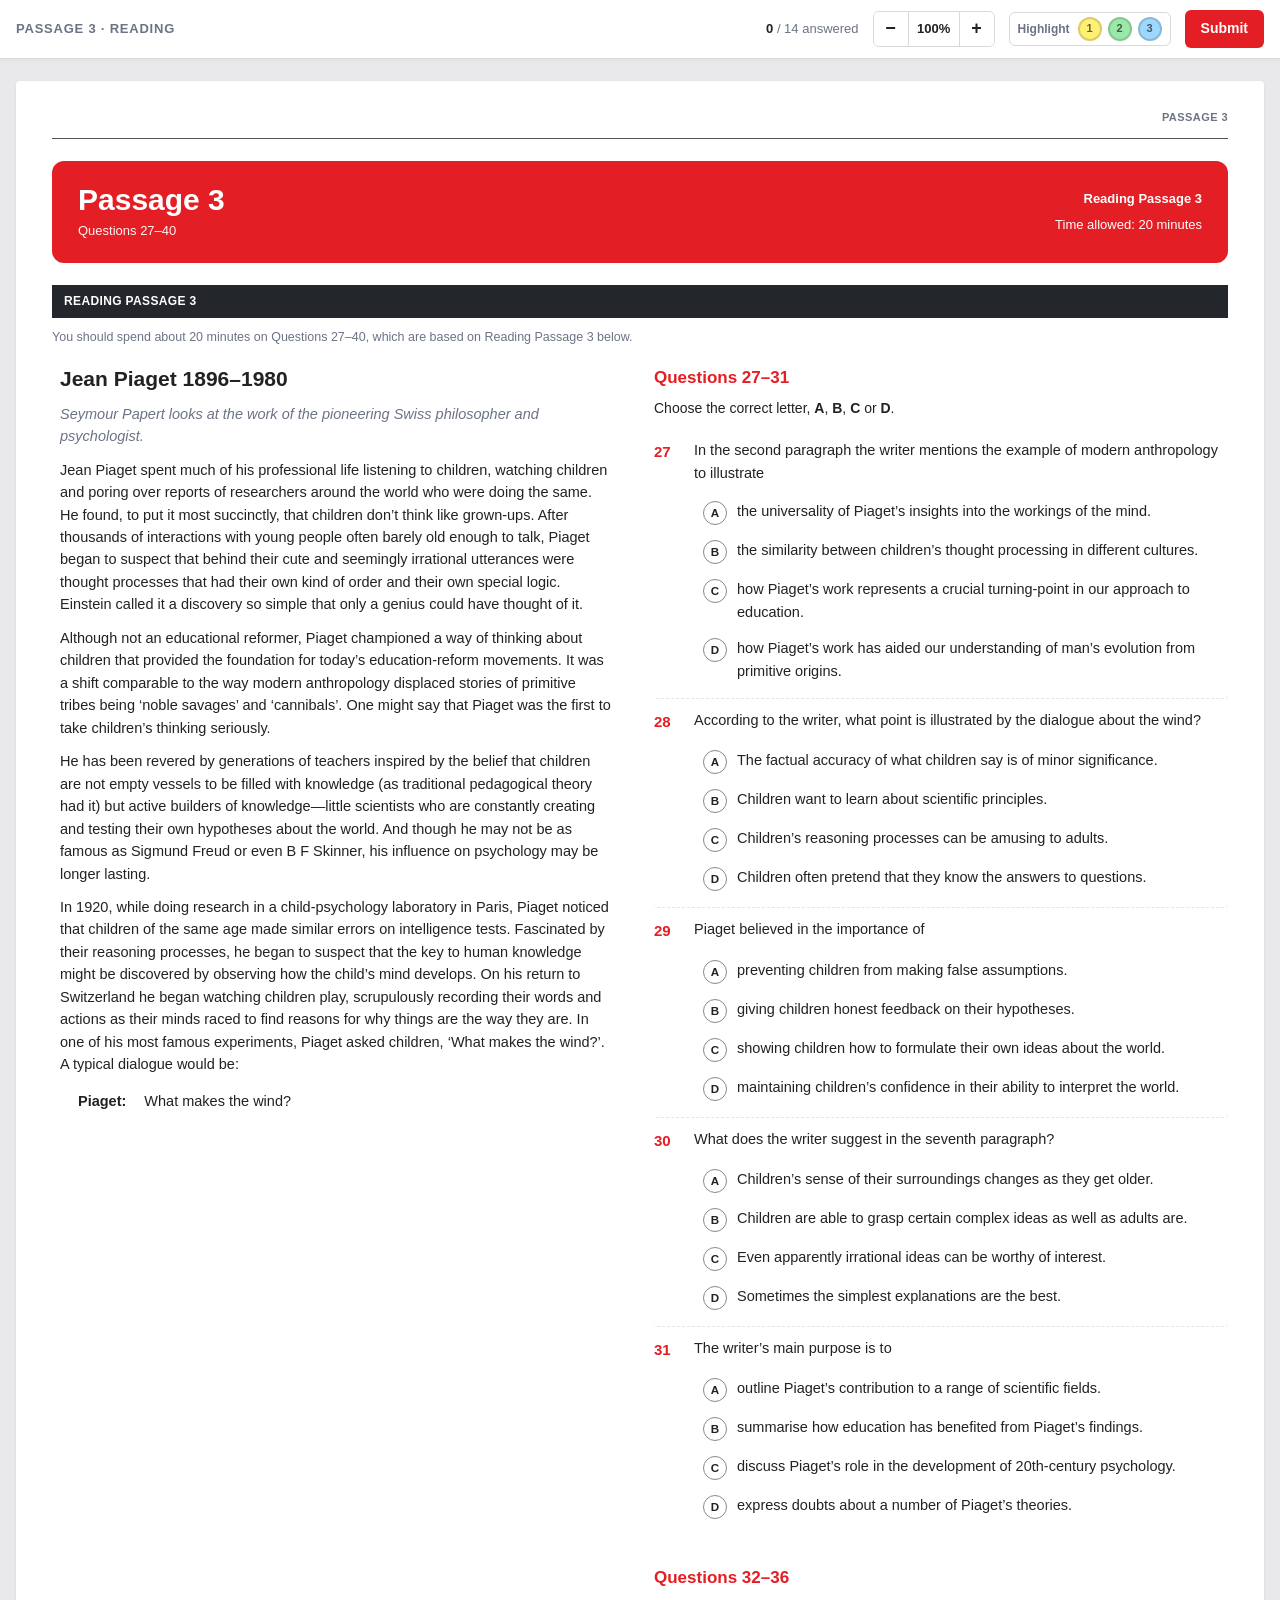
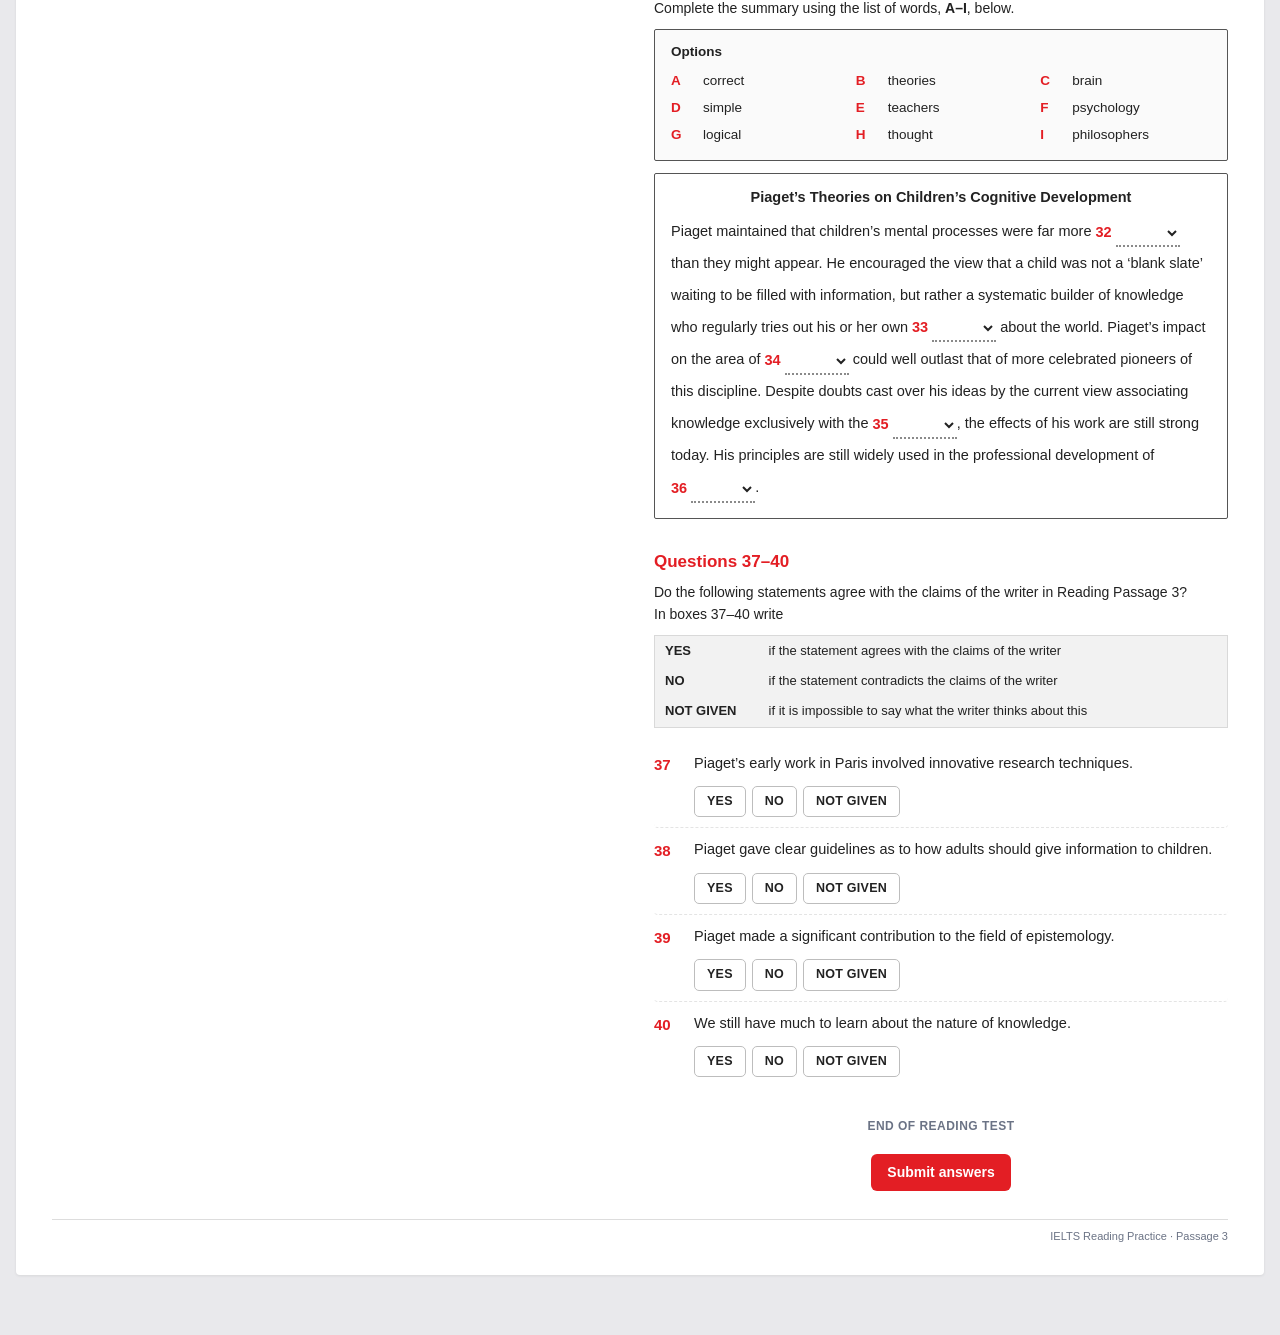
<file: passage-3.html>
<!DOCTYPE html>
<html lang="en">
<head>
<meta charset="UTF-8">
<meta name="viewport" content="width=device-width, initial-scale=1.0">
<title>Passage 3 – IELTS Reading</title>
<style>
:root{
  --red:#e31e24;
  --red-dark:#c4161c;
  --ink:#222;
  --muted:#6b7385;
  --dark:#23262b;
  --line:#d9d9d9;
  --soft:#f2f2f2;
  --ok:#1f8a4c;
  --ok-bg:#e7f5ec;
  --bad-bg:#fdecec;
  --hl1:#fff176;
  --hl2:#9be9a8;
  --hl3:#9fd8ff;
  --z:1;
}
*{box-sizing:border-box}
[hidden]{display:none!important}
html,body{margin:0;background:#e9e9ec;color:var(--ink);font-family:Arial,Helvetica,sans-serif;font-size:15px;line-height:1.55}
button,input{font:inherit}

/* ---------- sticky test bar ---------- */
.testbar{position:sticky;top:0;z-index:20;background:#fff;border-bottom:1px solid var(--line);box-shadow:0 1px 4px rgba(0,0,0,.05)}
.testbar-inner{max-width:1280px;margin:0 auto;padding:10px 16px;display:flex;align-items:center;gap:14px;flex-wrap:wrap}
.tb-title{font-weight:700;font-size:13px;letter-spacing:.06em;color:var(--muted);text-transform:uppercase}
.tb-spacer{flex:1}
.tb-progress{font-size:13px;color:var(--muted)}
.tb-progress b{color:var(--ink)}
.btn{border:0;border-radius:6px;padding:8px 16px;cursor:pointer;font-weight:700;font-size:14px}
.btn-red{background:var(--red);color:#fff}
.btn-red:hover{background:var(--red-dark)}
.btn-ghost{background:#fff;color:var(--ink);border:1px solid var(--line)}
.btn-ghost:hover{background:var(--soft)}
.hl-set{display:inline-flex;align-items:center;gap:6px;border:1px solid var(--line);border-radius:6px;padding:4px 8px;background:#fff}
.hl-set .lbl{font-size:12px;font-weight:700;color:var(--muted);margin-right:2px}
.swatch{width:24px;height:24px;border-radius:50%;border:2px solid rgba(0,0,0,.15);cursor:pointer;padding:0;position:relative}
.swatch:hover{transform:scale(1.12);border-color:rgba(0,0,0,.45)}
.swatch[data-c="1"]{background:var(--hl1)}
.swatch[data-c="2"]{background:var(--hl2)}
.swatch[data-c="3"]{background:var(--hl3)}
.swatch::after{content:attr(data-c);position:absolute;inset:0;display:flex;align-items:center;justify-content:center;font-size:11px;font-weight:700;color:rgba(0,0,0,.6)}
.zoom{display:inline-flex;align-items:center;border:1px solid var(--line);border-radius:6px;overflow:hidden}
.zoom button{border:0;background:#fff;width:34px;height:34px;font-size:18px;font-weight:700;cursor:pointer;color:var(--ink)}
.zoom button:hover{background:var(--soft)}
.zoom button:disabled{color:#bbb;cursor:default;background:#fff}
.zoom-val{min-width:52px;text-align:center;font-size:13px;font-weight:700;border-left:1px solid var(--line);border-right:1px solid var(--line);line-height:34px;cursor:pointer}
.hl-pop{position:absolute;z-index:30;background:var(--dark);color:#fff;border:0;border-radius:6px;padding:6px 12px;font-size:13px;font-weight:700;cursor:pointer;box-shadow:0 2px 8px rgba(0,0,0,.25)}
.hl-pop.colors{display:flex;gap:8px;padding:6px 10px;cursor:default}
.hl-pop.colors .swatch{border-color:rgba(255,255,255,.7)}
.hl-pop.meaning{background:var(--red)}
.hl-pop.meaning::after{border-top-color:var(--red)}
.vocab-card{position:absolute;z-index:40;width:min(340px,calc(100vw - 16px));background:#fff;border:1px solid var(--line);border-top:3px solid var(--red);border-radius:8px;box-shadow:0 8px 24px rgba(0,0,0,.14);padding:12px 34px 12px 14px;font-size:calc(14px * var(--z));line-height:1.45}
.vc-head{display:flex;align-items:baseline;gap:8px;flex-wrap:wrap;margin-bottom:4px}
.vc-word{color:var(--red);font-weight:700;font-size:1.15em}
.vc-pos{color:var(--muted);font-style:italic;font-size:.9em}
.vc-meaning{color:var(--ink)}
.vc-similar{color:var(--muted);font-size:.92em;margin-top:6px}
.vc-similar b{color:var(--ink);font-weight:700}
.vc-close{position:absolute;top:6px;right:8px;border:0;background:none;font-size:20px;line-height:1;color:var(--muted);cursor:pointer;padding:2px 4px}
.vc-close:hover{color:var(--ink)}
.hl-pop::after{content:"";position:absolute;left:50%;bottom:-5px;margin-left:-5px;border:5px solid transparent;border-bottom:0;border-top-color:var(--dark)}

/* ---------- page / sheet ---------- */
.wrap{max-width:1280px;margin:0 auto;padding:22px 16px 60px}
.sheet{background:#fff;border-radius:4px;box-shadow:0 1px 3px rgba(0,0,0,.08);padding:28px 36px 30px}
.running-head{text-align:right;font-size:calc(11px * var(--z));font-weight:700;letter-spacing:.04em;color:var(--muted);padding-bottom:12px;border-bottom:1.5px solid #555;margin-bottom:22px}

.hero{background:var(--red);color:#fff;border-radius:12px;padding:22px 26px;display:flex;justify-content:space-between;align-items:center;gap:16px;flex-wrap:wrap}
.hero h1{margin:0;font-size:calc(30px * var(--z));line-height:1.15}
.hero .sub{font-size:calc(13px * var(--z));margin-top:4px;opacity:.95}
.hero .right{text-align:right;font-size:calc(13px * var(--z))}
.hero .right b{display:block;font-size:calc(13px * var(--z));margin-bottom:6px}

.bar{background:var(--dark);color:#fff;font-weight:700;font-size:calc(12px * var(--z));letter-spacing:.03em;padding:7px 12px;margin:22px 0 10px}
.instruct-muted{color:var(--muted);font-size:calc(12.5px * var(--z));margin:0 0 14px}

.split{display:grid;grid-template-columns:1fr 1fr;gap:28px;margin-top:6px;align-items:start}
.pane{min-width:0}
.pane-passage{max-height:calc(100vh - 140px);overflow-y:auto;padding-right:14px;position:sticky;top:76px}
.pane-passage::-webkit-scrollbar{width:8px}
.pane-passage::-webkit-scrollbar-thumb{background:#ccc;border-radius:4px}

.passage h2{font-size:calc(21px * var(--z));margin:4px 0 10px;line-height:1.3}
.passage p{margin:0 0 11px;font-size:calc(14.5px * var(--z))}
.passage .footnote{font-style:italic;color:var(--muted);font-size:calc(12px * var(--z))}
.sheet mark{background:var(--hl1);color:var(--ink);padding:0 1px;border-radius:2px;cursor:pointer}
.sheet mark[data-c="2"]{background:var(--hl2)}
.sheet mark[data-c="3"]{background:var(--hl3)}

.q-head{color:var(--red);font-size:calc(17px * var(--z));font-weight:700;margin:4px 0 6px}
.q-block + .q-block{margin-top:30px}
.q-intro{font-size:calc(14px * var(--z));margin:0 0 10px}

.legend{width:100%;border-collapse:collapse;background:var(--soft);border:1px solid var(--line);font-size:calc(13px * var(--z));margin:4px 0 14px}
.legend td{padding:5px 10px}
.legend td:first-child{font-weight:700;width:1%;white-space:nowrap;padding-right:22px}

.passage .lede{font-style:italic;color:var(--muted)}
.passage .para-label{color:var(--red);font-weight:700;font-size:calc(12.5px * var(--z));margin:16px 0 3px}
.list-box{border:1px solid #555;border-radius:2px;background:#fafafa;padding:12px 16px;margin:6px 0 12px;font-size:calc(13.5px * var(--z))}
.list-box .lb-title{font-weight:700;margin-bottom:6px}
.list-box ol{list-style:none;margin:0;padding:0}
.list-box li{margin:2px 0}
.list-box li b{color:var(--red);display:inline-block;min-width:32px}
.ans-select{border:0;border-bottom:2px dotted #8a8a8a;background:transparent;padding:4px 22px 4px 4px;font-size:calc(14.5px * var(--z));font-weight:700;color:var(--ink);cursor:pointer;min-width:110px;max-width:100%}
.ans-select:focus{outline:none;border-bottom:2px solid var(--red);background:#fff8f8}
.q-row.inline{grid-template-columns:30px 1fr auto;align-items:center}
.q-row.inline .q-ans{grid-column:auto;margin-top:0}
.q-row.inline .feedback{grid-column:2 / -1}
.passage table.dialogue{border-collapse:collapse;margin:2px 0 14px 18px;font-size:calc(14.5px * var(--z))}
.dialogue th{text-align:left;font-weight:700;padding:3px 18px 3px 0;white-space:nowrap;vertical-align:top}
.dialogue td{padding:3px 0}
.list-box ol.cols{display:grid;grid-template-columns:repeat(3,1fr);gap:2px 14px}
.summary-box{border:1px solid #555;border-radius:2px;padding:12px 16px 6px;margin:6px 0 12px;background:#fff}
.sb-title{text-align:center;font-weight:700;margin-bottom:8px;font-size:calc(14.5px * var(--z))}
.summary-box p{margin:0 0 8px;line-height:2.2;font-size:calc(14.5px * var(--z))}
.sgap{display:inline-flex;align-items:center;gap:4px;white-space:nowrap;border-radius:4px;vertical-align:middle}
.sg-num{color:var(--red)}
.sgap .ans-select{min-width:64px}
.sgap.correct{background:var(--ok-bg)}
.sgap.wrong{background:var(--bad-bg)}
.sg-fb{font-weight:700;font-size:.9em;padding-right:4px}
.sg-fb.ok{color:var(--ok)}
.sg-fb.no{color:var(--red-dark)}
.mc{display:flex;flex-direction:column;gap:2px;margin-top:4px}
.mc-opt{position:relative;display:flex;gap:10px;align-items:flex-start;padding:5px 8px;border:1px solid transparent;border-radius:6px;cursor:pointer;font-size:calc(14.5px * var(--z))}
.mc-opt:hover{background:#f6f6f7}
.mc-opt input{position:absolute;opacity:0;pointer-events:none}
.mc-letter{flex:0 0 auto;width:24px;height:24px;border:1px solid #888;border-radius:50%;display:inline-flex;align-items:center;justify-content:center;font-size:.8em;font-weight:700;margin-top:1px}
.mc-opt input:checked + .mc-letter{background:var(--dark);border-color:var(--dark);color:#fff}
.mc-opt:has(input:checked){border-color:#bbb;background:#f1f1f2}
.mc-opt input:focus-visible + .mc-letter{outline:2px solid var(--red);outline-offset:2px}
.q-row{display:grid;grid-template-columns:30px 1fr;gap:4px 10px;padding:10px 0;border-bottom:1px dashed #e4e4e4}
.q-row:last-child{border-bottom:0}
.q-num{color:var(--red);font-weight:700;padding-top:1px}
.q-text{font-size:calc(14.5px * var(--z))}
.q-ans{grid-column:2;margin-top:6px}

.choices{display:flex;flex-wrap:wrap;gap:6px}
.choice{position:relative}
.choice input{position:absolute;opacity:0;pointer-events:none}
.choice span{display:inline-block;padding:5px 12px;border:1px solid #bdbdbd;border-radius:5px;font-size:calc(12.5px * var(--z));font-weight:700;letter-spacing:.02em;cursor:pointer;background:#fff;user-select:none}
.choice span:hover{border-color:var(--dark)}
.choice input:checked + span{background:var(--dark);border-color:var(--dark);color:#fff}
.choice input:focus-visible + span{outline:2px solid var(--red);outline-offset:2px}

.gap{border:0;border-bottom:2px dotted #8a8a8a;background:transparent;padding:4px 2px;width:min(260px,100%);font-size:calc(14.5px * var(--z));font-weight:700;text-transform:uppercase;color:var(--ink)}
.gap:focus{outline:none;border-bottom:2px solid var(--red);background:#fff8f8}

.q-row.correct{background:var(--ok-bg)}
.q-row.wrong{background:var(--bad-bg)}
.q-row.correct,.q-row.wrong{border-radius:6px;padding-left:8px;padding-right:8px;border-bottom-color:transparent;margin-bottom:4px}
.feedback{grid-column:2;font-size:calc(12.5px * var(--z));margin-top:6px;font-weight:700}
.feedback .ok{color:var(--ok)}
.feedback .no{color:var(--red-dark)}

.end{text-align:center;color:var(--muted);font-weight:700;font-size:calc(12px * var(--z));letter-spacing:.04em;margin:30px 0 4px}
.submit-row{display:flex;justify-content:center;gap:10px;margin-top:18px;flex-wrap:wrap}

/* ---------- results / answer key ---------- */
.results{margin-top:22px}
.score-card{display:flex;align-items:center;gap:22px;flex-wrap:wrap;border:1px solid var(--line);border-radius:10px;padding:18px 22px;margin:18px 0 6px}
.score-big{font-size:calc(40px * var(--z));font-weight:700;color:var(--red);line-height:1}
.score-big small{font-size:calc(18px * var(--z));color:var(--muted)}
.score-msg{font-size:calc(14px * var(--z));color:var(--muted)}
.key-grid{display:grid;grid-template-columns:1fr 1fr;gap:26px;margin-top:20px}
.key{width:100%;border-collapse:collapse;font-size:calc(13px * var(--z))}
.key th{background:var(--dark);color:#fff;text-align:left;padding:8px 10px;font-size:calc(12.5px * var(--z))}
.key td{border:1px solid #ddd;padding:9px 10px;font-weight:700;vertical-align:top}
.key tr:nth-child(even) td{background:#f4f4f4}
.key td:first-child{color:var(--red);width:48px}
.key .yours{display:block;font-weight:400;font-size:calc(12px * var(--z));margin-top:2px}
.key .yours.ok{color:var(--ok)}
.key .yours.no{color:var(--red-dark)}
.key .mark{float:right;font-size:calc(14px * var(--z))}

.page-foot{text-align:right;color:var(--muted);font-size:calc(11px * var(--z));border-top:1px solid #ddd;margin-top:28px;padding-top:8px}


/* ---------- presenter focus: the side under the mouse stays clear, the other fades ---------- */
@media (hover:hover) and (pointer:fine){
  /* a white veil fades the inactive side; highlights sit above it so they stay unchanged */
  .passage,#questions{position:relative}
  .passage::after,#questions::after{content:"";position:absolute;inset:0;background:#fff;opacity:0;pointer-events:none;z-index:1;transition:opacity .25s ease}
  .split:hover .pane:not(:hover) .passage::after,.split:hover #questions:not(:hover)::after{opacity:.55}
  .sheet mark{position:relative;z-index:2}
  .passage p:not(.para-label):not(.hl-tip),.q-row:not(.correct):not(.wrong){border-radius:4px;transition:background-color .15s ease,box-shadow .15s ease}
  .passage p:not(.para-label):hover,.summary-box:hover,.q-row:not(.correct):not(.wrong):hover{background:#f3f4f6;box-shadow:0 0 0 6px #f3f4f6}
}
.pane-passage{padding-left:8px}
@media (max-width:900px){
  .split{grid-template-columns:1fr}
  .pane-passage{max-height:none;overflow:visible;position:static;padding-right:0}
  .key-grid{grid-template-columns:1fr}
}
@media (max-width:560px){
  .sheet{padding:20px 16px 24px}
  .wrap{padding:12px 0 40px}
  .sheet{border-radius:0}
  .hero{padding:18px}
  .hero h1{font-size:calc(24px * var(--z))}
  .hero .right{text-align:left}
  .tb-title{display:none}
}
@media print{
  html,body{background:#fff}
  .testbar,.submit-row{display:none}
  .sheet{box-shadow:none}
  .pane-passage{max-height:none;overflow:visible;position:static}
  .split{grid-template-columns:1fr}
}
</style>
</head>
<body>

<div class="testbar">
  <div class="testbar-inner">
    <span class="tb-title">Passage 3 · Reading</span>
    <span class="tb-spacer"></span>
    <span class="tb-progress"><b id="answered">0</b> / 14 answered</span>
    <div class="zoom" role="group" aria-label="Text size">
      <button type="button" id="zoom-out" title="Zoom out (smaller text)" aria-label="Zoom out">−</button>
      <span class="zoom-val" id="zoom-val" title="Reset to 100%">100%</span>
      <button type="button" id="zoom-in" title="Zoom in (bigger text)" aria-label="Zoom in">+</button>
    </div>
    <div class="hl-set" role="group" aria-label="Highlight colours">
      <span class="lbl">Highlight</span>
      <button class="swatch" data-c="1" type="button" title="Yellow highlight (key 1 or H)" aria-label="Yellow highlight"></button>
      <button class="swatch" data-c="2" type="button" title="Green highlight (key 2)" aria-label="Green highlight"></button>
      <button class="swatch" data-c="3" type="button" title="Blue highlight (key 3)" aria-label="Blue highlight"></button>
    </div>
    <button class="btn btn-red" id="submit-top" type="button">Submit</button>
  </div>
</div>

<div class="wrap">
  <div class="sheet">
    <div class="running-head">PASSAGE 3</div>

    <div class="hero">
      <div>
        <h1>Passage 3</h1>
        <div class="sub">Questions 27–40</div>
      </div>
      <div class="right">
        <b>Reading Passage 3</b>
        Time allowed: 20 minutes
      </div>
    </div>

    <div id="test-area">
      <div class="bar">READING PASSAGE 3</div>
      <p class="instruct-muted">You should spend about 20 minutes on Questions 27–40, which are based on Reading Passage 3 below.</p>

      <div class="split">
        <!-- ===== PASSAGE ===== -->
        <div class="pane pane-passage" id="passage-pane">
          <div class="passage" id="passage">
            <h2>Jean Piaget 1896–1980</h2>
            <p class="lede">Seymour Papert looks at the work of the pioneering Swiss philosopher and psychologist.</p>

            <p>Jean Piaget spent much of his professional life listening to children, watching children and poring over reports of researchers around the world who were doing the same. He found, to put it most succinctly, that children don’t think like grown-ups. After thousands of interactions with young people often barely old enough to talk, Piaget began to suspect that behind their cute and seemingly irrational utterances were thought processes that had their own kind of order and their own special logic. Einstein called it a discovery so simple that only a genius could have thought of it.</p>

            <p>Although not an educational reformer, Piaget championed a way of thinking about children that provided the foundation for today’s education-reform movements. It was a shift comparable to the way modern anthropology displaced stories of primitive tribes being ‘noble savages’ and ‘cannibals’. One might say that Piaget was the first to take children’s thinking seriously.</p>

            <p>He has been revered by generations of teachers inspired by the belief that children are not empty vessels to be filled with knowledge (as traditional pedagogical theory had it) but active builders of knowledge—little scientists who are constantly creating and testing their own hypotheses about the world. And though he may not be as famous as Sigmund Freud or even B F Skinner, his influence on psychology may be longer lasting.</p>

            <p>In 1920, while doing research in a child-psychology laboratory in Paris, Piaget noticed that children of the same age made similar errors on intelligence tests. Fascinated by their reasoning processes, he began to suspect that the key to human knowledge might be discovered by observing how the child’s mind develops. On his return to Switzerland he began watching children play, scrupulously recording their words and actions as their minds raced to find reasons for why things are the way they are. In one of his most famous experiments, Piaget asked children, ‘What makes the wind?’. A typical dialogue would be:</p>

            <table class="dialogue">
              <tr><th>Piaget:</th><td>What makes the wind?</td></tr>
              <tr><th>Julia:</th><td>The trees.</td></tr>
              <tr><th>Piaget:</th><td>How do you know?</td></tr>
              <tr><th>Julia:</th><td>I saw them waving their arms.</td></tr>
              <tr><th>Piaget:</th><td>How does that make the wind?</td></tr>
              <tr><th>Julia:</th><td>(waving her hand in front of his face): Like this. Only they are bigger. And there are lots of trees.</td></tr>
            </table>

            <p>Piaget recognised that five-year-old Julia’s beliefs, while not correct by any adult criterion, are not ‘incorrect’ either. They are entirely sensible and coherent within the framework of the child’s way of knowing. Classifying them as ‘true’ or ‘false’ misses the point and shows a lack of respect for the child. What Piaget was after was a theory that the wind dialogue demonstrated coherence, ingenuity and the practice of a kind of explanatory principle (in this case by referring to body actions) that stands young children in very good stead when they don’t know enough or don’t have enough skill to handle the kind of explanation that grown-ups prefer.</p>

            <p>Piaget was not an educator and never laid down rules about how to intervene in such situations. But his work strongly suggests that the automatic reaction of putting the child right may well be counter-productive. If their theories are always greeted by ‘Nice try, but this is how it really is…’ they might give up after a while on making theories. As Piaget put it, ‘children have real understanding only of that which they invent themselves, and each time that we try to teach them something too quickly, we keep them from inventing it themselves.’</p>

            <p>Disciples of Piaget have a tolerance for—indeed a fascination with—children’s primitive laws of physics: that things disappear when they are out of sight; that the moon and the sun follow you around; that big things float and small things sink. Einstein was intrigued by Piaget’s findings, especially by the idea that seven-year-olds insist that going faster can take more time—perhaps because this, like Einstein’s own theories of relativity, runs so contrary to common sense.</p>

            <p>Although every teacher in training still memorises Piaget’s successive stages of childhood development, the greater part of Piaget’s work is less well known, perhaps because schools of education regard it as ‘too deep’ for teachers. Piaget never thought of himself as a child psychologist. His real interest was epistemology—the theory of knowledge—which, like physics, was considered a branch of philosophy until Piaget came along and made it a science.</p>

            <p>Through epistemology, Piaget explored multiple ways of knowing. He acknowledged them and examined them non-judgementally, yet with a philosopher’s analytic rigour. Since Piaget, the territory has been widely colonised by those who write about women’s ways of knowing, Afrocentric ways of knowing, even the computer’s ways of knowing. Indeed, artificial intelligence and the information-processing model of the mind owe more to Piaget than its proponents may realise.</p>

            <p>The core of Piaget is his belief that looking carefully at how knowledge develops in children will elucidate the nature of knowledge in general. Whether this has in fact led to deeper understanding remains, like everything about Piaget, controversial. In the past decade, Piaget has been vigorously challenged by the current fashion of viewing knowledge as an intrinsic property of the brain. Ingenious experiments have demonstrated that newborn infants already have some of the knowledge that Piaget believed children constructed. But for those, like me, who still see Piaget as the giant in the field of cognitive theory, the difference between what the baby brings and what the adult has is so immense that the new discoveries do not significantly reduce the gap, but only increase the mystery.</p>
          </div>
        </div>

        <!-- ===== QUESTIONS ===== -->
        <div class="pane" id="questions">
          <div class="q-block">
            <div class="q-head">Questions 27–31</div>
            <p class="q-intro">Choose the correct letter, <b>A</b>, <b>B</b>, <b>C</b> or <b>D</b>.</p>
            <div id="mc-qs"></div>
          </div>

          <div class="q-block">
            <div class="q-head">Questions 32–36</div>
            <p class="q-intro">Complete the summary using the list of words, <b>A–I</b>, below.</p>
            <div class="list-box">
              <div class="lb-title">Options</div>
              <ol class="cols" id="bank-list"></ol>
            </div>
            <div class="summary-box">
              <div class="sb-title">Piaget’s Theories on Children’s Cognitive Development</div>
              <p id="summary-text"></p>
            </div>
          </div>

          <div class="q-block">
            <div class="q-head">Questions 37–40</div>
            <p class="q-intro">Do the following statements agree with the claims of the writer in Reading Passage 3?<br>In boxes 37–40 write</p>
            <table class="legend">
              <tr><td>YES</td><td>if the statement agrees with the claims of the writer</td></tr>
              <tr><td>NO</td><td>if the statement contradicts the claims of the writer</td></tr>
              <tr><td>NOT GIVEN</td><td>if it is impossible to say what the writer thinks about this</td></tr>
            </table>
            <div id="yn-qs"></div>
          </div>

          <div class="end">END OF READING TEST</div>
          <div class="submit-row">
            <button class="btn btn-red" id="submit-bottom" type="button">Submit answers</button>
          </div>
        </div>
      </div>
    </div>

    <!-- ===== RESULTS ===== -->
    <div class="results" id="results" hidden>
      <div class="bar">ANSWER KEY</div>
      <div class="score-card">
        <div class="score-big"><span id="score">0</span><small> / 14</small></div>
        <div>
          <div style="font-weight:700" id="score-title"></div>
          <div class="score-msg" id="score-msg"></div>
        </div>
        <span class="tb-spacer"></span>
        <button class="btn btn-ghost" id="review-btn" type="button">Review in passage</button>
        <button class="btn btn-red" id="retry-btn" type="button">Try again</button>
      </div>
      <div class="key-grid">
        <table class="key"><thead><tr><th>No.</th><th>Answer</th></tr></thead><tbody id="key-a"></tbody></table>
        <table class="key"><thead><tr><th>No.</th><th>Answer</th></tr></thead><tbody id="key-b"></tbody></table>
      </div>
    </div>

    <div class="page-foot">IELTS Reading Practice · Passage 3</div>
  </div>
</div>

<script>
(function(){
  const MC = [
    {n:27, text:"In the second paragraph the writer mentions the example of modern anthropology to illustrate", key:"C", opts:[
      ["A","the universality of Piaget’s insights into the workings of the mind."],
      ["B","the similarity between children’s thought processing in different cultures."],
      ["C","how Piaget’s work represents a crucial turning-point in our approach to education."],
      ["D","how Piaget’s work has aided our understanding of man’s evolution from primitive origins."]]},
    {n:28, text:"According to the writer, what point is illustrated by the dialogue about the wind?", key:"A", opts:[
      ["A","The factual accuracy of what children say is of minor significance."],
      ["B","Children want to learn about scientific principles."],
      ["C","Children’s reasoning processes can be amusing to adults."],
      ["D","Children often pretend that they know the answers to questions."]]},
    {n:29, text:"Piaget believed in the importance of", key:"D", opts:[
      ["A","preventing children from making false assumptions."],
      ["B","giving children honest feedback on their hypotheses."],
      ["C","showing children how to formulate their own ideas about the world."],
      ["D","maintaining children’s confidence in their ability to interpret the world."]]},
    {n:30, text:"What does the writer suggest in the seventh paragraph?", key:"C", opts:[
      ["A","Children’s sense of their surroundings changes as they get older."],
      ["B","Children are able to grasp certain complex ideas as well as adults are."],
      ["C","Even apparently irrational ideas can be worthy of interest."],
      ["D","Sometimes the simplest explanations are the best."]]},
    {n:31, text:"The writer’s main purpose is to", key:"C", opts:[
      ["A","outline Piaget’s contribution to a range of scientific fields."],
      ["B","summarise how education has benefited from Piaget’s findings."],
      ["C","discuss Piaget’s role in the development of 20th-century psychology."],
      ["D","express doubts about a number of Piaget’s theories."]]}
  ];
  const BANK = [["A","correct"],["B","theories"],["C","brain"],["D","simple"],["E","teachers"],["F","psychology"],["G","logical"],["H","thought"],["I","philosophers"]];
  const SUM = [
    {n:32, key:"G"}, {n:33, key:"B"}, {n:34, key:"F"}, {n:35, key:"C"}, {n:36, key:"E"}
  ];
  const YN = [
    {n:37, text:"Piaget’s early work in Paris involved innovative research techniques.", key:"NOT GIVEN"},
    {n:38, text:"Piaget gave clear guidelines as to how adults should give information to children.", key:"NO"},
    {n:39, text:"Piaget made a significant contribution to the field of epistemology.", key:"YES"},
    {n:40, text:"We still have much to learn about the nature of knowledge.", key:"NOT GIVEN"}
  ];
  const ALL = MC.concat(SUM, YN);
  const $ = id => document.getElementById(id);
  const esc = s => String(s).replace(/[&<>"']/g, c => ({'&':'&amp;','<':'&lt;','>':'&gt;','"':'&quot;',"'":'&#39;'}[c]));

  // ---- render questions ----
  $('mc-qs').innerHTML = MC.map(q => `
    <div class="q-row" id="row${q.n}">
      <div class="q-num">${q.n}</div>
      <div class="q-text">${esc(q.text)}</div>
      <div class="q-ans mc" role="radiogroup" aria-label="Question ${q.n}">
        ${q.opts.map(([k, t]) => `
          <label class="mc-opt"><input type="radio" name="q${q.n}" value="${k}"><span class="mc-letter">${k}</span><span class="mc-text">${esc(t)}</span></label>`).join('')}
      </div>
    </div>`).join('');

  $('bank-list').innerHTML = BANK.map(([k, t]) => `<li><b>${k}</b>${esc(t)}</li>`).join('');
  const gap = n => `<span class="sgap" id="row${n}"><b class="sg-num">${n}</b><select class="ans-select" id="q${n}" aria-label="Answer ${n}"><option value=""></option>${BANK.map(([k]) => `<option value="${k}">${k}</option>`).join('')}</select></span>`;
  $('summary-text').innerHTML =
    `Piaget maintained that children’s mental processes were far more ${gap(32)} than they might appear. He encouraged the view that a child was not a ‘blank slate’ waiting to be filled with information, but rather a systematic builder of knowledge who regularly tries out his or her own ${gap(33)} about the world. Piaget’s impact on the area of ${gap(34)} could well outlast that of more celebrated pioneers of this discipline. Despite doubts cast over his ideas by the current view associating knowledge exclusively with the ${gap(35)}, the effects of his work are still strong today. His principles are still widely used in the professional development of ${gap(36)}.`;

  $('yn-qs').innerHTML = YN.map(q => `
    <div class="q-row" id="row${q.n}">
      <div class="q-num">${q.n}</div>
      <div class="q-text">${esc(q.text)}</div>
      <div class="q-ans choices" role="radiogroup" aria-label="Question ${q.n}">
        ${["YES","NO","NOT GIVEN"].map(v => `
          <label class="choice"><input type="radio" name="q${q.n}" value="${v}"><span>${v}</span></label>`).join('')}
      </div>
    </div>`).join('');

  // ---- answers ----
  function getAnswer(q){
    const sel = $('q' + q.n);
    if (sel) return sel.value;
    const c = document.querySelector(`input[name="q${q.n}"]:checked`);
    return c ? c.value : '';
  }
  const isCorrect = (q, a) => !!a && a === q.key;

  function updateCount(){
    const c = ALL.filter(q => getAnswer(q) !== '').length;
    $('answered').textContent = c;
  }
  document.getElementById('questions').addEventListener('input', updateCount);
  document.getElementById('questions').addEventListener('change', updateCount);

  let submitted = false;

  // ---- submit ----
  function submit(){
    if (submitted) return;
    const left = ALL.length - ALL.filter(q => getAnswer(q) !== '').length;
    if (left > 0 && !confirm(`You have ${left} unanswered question${left>1?'s':''}. Submit anyway?`)) return;
    submitted = true;
    let score = 0;
    const rows = ALL.map(q => {
      const a = getAnswer(q), ok = isCorrect(q, a);
      if (ok) score++;
      const row = $('row'+q.n);
      row.classList.add(ok ? 'correct' : 'wrong');
      const fb = document.createElement(row.classList.contains('sgap') ? 'span' : 'div');
      fb.className = row.classList.contains('sgap') ? 'sg-fb ' + (ok ? 'ok' : 'no') : 'feedback';
      fb.innerHTML = row.classList.contains('sgap')
        ? (ok ? '✓' : '✗ ' + esc(q.key))
        : (ok ? `<span class="ok">✓ Correct</span>`
              : `<span class="no">✗ ${a ? 'Your answer: '+esc(a.toUpperCase())+' · ' : 'Not answered · '}Correct: ${esc(q.key.toUpperCase())}</span>`);
      row.appendChild(fb);
      return `<tr><td>${q.n}</td><td>${esc(q.key.toUpperCase())}<span class="mark">${ok?'✓':'✗'}</span>
              <span class="yours ${ok?'ok':'no'}">Your answer: ${a ? esc(a.toUpperCase()) : '—'}</span></td></tr>`;
    });
    $('key-a').innerHTML = rows.slice(0,7).join('');
    $('key-b').innerHTML = rows.slice(7).join('');
    document.querySelectorAll('#questions input, #questions select').forEach(i => i.disabled = true);
    $('score').textContent = score;
    $('score-title').textContent = "Test submitted.";
    $('score-msg').textContent = score >= Math.round(ALL.length * .85) ? "Excellent work!" : score >= Math.round(ALL.length * .6) ? "Good effort — review the ones you missed." : "Keep practising — check the answer key and find each answer in the passage.";
    $('submit-top').disabled = true; $('submit-top').style.opacity = .5;
    $('submit-bottom').parentElement.hidden = true;
    $('results').hidden = false;
    $('results').scrollIntoView({behavior:'smooth', block:'start'});
  }
  $('submit-top').onclick = () => submit();
  $('submit-bottom').onclick = () => submit();
  $('review-btn').onclick = () => $('test-area').scrollIntoView({behavior:'smooth'});
  $('retry-btn').onclick = () => {
    if (!confirm('Clear all answers and start again?')) return;
    submitted = false;
    document.querySelectorAll('#questions input, #questions select').forEach(i => { i.disabled = false; if (i.type === 'radio') i.checked = false; else i.value = ''; });
    document.querySelectorAll('.q-row, .sgap').forEach(r => { r.classList.remove('correct','wrong'); r.querySelectorAll('.feedback, .sg-fb').forEach(f => f.remove()); });
    $('results').hidden = true;
    $('submit-top').disabled = false; $('submit-top').style.opacity = 1;
    $('submit-bottom').parentElement.hidden = false;
    updateCount();
    window.scrollTo({top:0, behavior:'smooth'});
  };

  // ---- highlighting (whole test sheet: passage, instructions, questions, results) ----
  const sheet = document.querySelector('.sheet');
  const SKIP = 'input, button, textarea, select, .choice, mark, script, style';
  const pop = document.createElement('div');
  pop.className = 'hl-pop colors'; pop.hidden = true;
  pop.innerHTML = '<button class="swatch" data-c="1" type="button" title="Yellow (1)" aria-label="Yellow highlight"></button><button class="swatch" data-c="2" type="button" title="Green (2)" aria-label="Green highlight"></button><button class="swatch" data-c="3" type="button" title="Blue (3)" aria-label="Blue highlight"></button>';
  document.body.appendChild(pop);
  let lastRange = null, lastHighlight = null;

  function usableRange(){
    const sel = window.getSelection();
    if (sel && !sel.isCollapsed && sel.rangeCount){
      const r = sel.getRangeAt(0);
      if (sheet.contains(r.commonAncestorContainer)) return r;
    }
    return null;
  }
  function highlightSelection(color){
    color = color || '1';
    const range = usableRange() || lastRange;
    if (!range || range.collapsed) return;
    const text = range.toString(), made = [];
    // wrap each selected text fragment in its own <mark>, skipping form controls
    const walker = document.createTreeWalker(sheet, NodeFilter.SHOW_TEXT, {
      acceptNode: n => range.intersectsNode(n) && n.nodeValue.trim() && !n.parentElement.closest(SKIP)
        ? NodeFilter.FILTER_ACCEPT : NodeFilter.FILTER_REJECT
    });
    const nodes = []; while (walker.nextNode()) nodes.push(walker.currentNode);
    nodes.forEach(node => {
      const start = node === range.startContainer ? range.startOffset : 0;
      const end = node === range.endContainer ? range.endOffset : node.nodeValue.length;
      if (start >= end) return;
      const r = document.createRange(); r.setStart(node, start); r.setEnd(node, end);
      const m = document.createElement('mark'); m.title = 'Click to remove highlight'; m.dataset.c = color;
      r.surroundContents(m); made.push(m);
    });
    lastHighlight = {text, marks: made};
    window.getSelection().removeAllRanges();
    lastRange = null; pop.hidden = true;
  }
  function placePopup(){
    const r = usableRange();
    if (!r){ pop.hidden = true; return; }
    lastRange = r.cloneRange();
    const rect = r.getBoundingClientRect();
    if (!rect.width && !rect.height){ pop.hidden = true; return; }
    pop.hidden = false;
    const w = pop.offsetWidth, h = pop.offsetHeight;
    let left = rect.left + rect.width/2 - w/2 + window.scrollX;
    left = Math.max(window.scrollX + 8, Math.min(left, window.scrollX + document.documentElement.clientWidth - w - 8));
    let top = rect.top + window.scrollY - h - 10;
    if (rect.top < 120) top = rect.bottom + window.scrollY + 10; // not enough room above (sticky bar)
    pop.style.left = left + 'px'; pop.style.top = top + 'px';
  }
  document.addEventListener('mouseup', e => { if (!e.target.closest('.hl-pop, .vocab-card')) setTimeout(placePopup, 0); });
  document.addEventListener('touchend', () => setTimeout(placePopup, 250));
  document.addEventListener('selectionchange', () => { if (!usableRange()) pop.hidden = true; else lastRange = usableRange().cloneRange(); });
  document.querySelectorAll('.pane-passage').forEach(el => el.addEventListener('scroll', () => { pop.hidden = true; }));
  document.querySelectorAll('.swatch').forEach(b => {
    b.addEventListener('mousedown', e => e.preventDefault()); // keep the selection
    b.addEventListener('click', () => highlightSelection(b.dataset.c));
  });
  document.addEventListener('keydown', e => {
    if (e.ctrlKey || e.metaKey || e.altKey || /INPUT|TEXTAREA|SELECT/.test(document.activeElement.tagName)) return;
    const c = {'1':'1','2':'2','3':'3','h':'1','H':'1'}[e.key];
    if (c) highlightSelection(c);
  });
  sheet.addEventListener('click', e => {
    const m = e.target.closest('mark');
    if (!m || !window.getSelection().isCollapsed) return;
    const parent = m.parentNode;
    m.replaceWith(...m.childNodes); parent.normalize();
  });

  // ---- vocabulary: keywords from the answer areas of the passage ----
  // [forms that match a selection], part of speech, meaning, similar words
  const VOCAB = [
    [["poring over", "pore over"], "phrase", "reading or studying something very carefully", "studying, examining, scrutinising"],
    [["succinctly"], "adverb", "in a short and clear way, using few words", "briefly, concisely"],
    [["utterances", "utterance"], "noun", "things that someone says", "words, remarks, statements"],
    [["irrational"], "adjective", "not based on clear thinking or reason", "illogical, unreasonable"],
    [["pioneering"], "adjective", "being among the first to do something new", "groundbreaking, innovative"],
    [["championed", "champion"], "verb", "strongly supported an idea or cause", "supported, promoted, defended"],
    [["foundation"], "noun", "the basic idea or base that something else is built on", "basis, groundwork"],
    [["displaced", "displace"], "verb", "took the place of something", "replaced, supplanted"],
    [["anthropology"], "noun", "the study of human beings, their societies and cultures", "study of humankind"],
    [["primitive"], "adjective", "very simple, belonging to an early stage of development", "basic, early, simple"],
    [["revered", "revere"], "verb", "respected and admired very much", "admired, respected, honoured"],
    [["pedagogical", "pedagogical theory"], "adjective", "relating to the methods and theory of teaching", "teaching-related, educational"],
    [["hypotheses", "hypothesis"], "noun", "ideas or explanations that are not yet proved and can be tested", "theories, ideas, guesses"],
    [["scrupulously"], "adverb", "very carefully, paying attention to every detail", "meticulously, carefully, thoroughly"],
    [["criterion"], "noun", "a standard used for judging something", "standard, measure, test"],
    [["coherent", "coherence"], "adjective", "logical and consistent, so that all the parts fit together and make sense", "logical, consistent, clear"],
    [["ingenuity"], "noun", "cleverness and originality in solving problems", "inventiveness, cleverness, creativity"],
    [["explanatory principle"], "noun", "a basic idea used to explain why something happens", "basic explanation"],
    [["stands young children in very good stead", "in good stead", "stead"], "idiom", "is very useful or helpful to them", "serves them well, benefits them"],
    [["intervene"], "verb", "to become involved in a situation in order to change it", "step in, interfere, get involved"],
    [["putting the child right", "put the child right"], "phrase", "correcting a child when they are wrong", "correcting, setting straight"],
    [["counter-productive", "counterproductive"], "adjective", "having the opposite effect to the one you want", "self-defeating, harmful"],
    [["disciples", "disciple"], "noun", "followers of a teacher or a set of ideas", "followers, supporters, admirers"],
    [["tolerance"], "noun", "willingness to accept ideas or behaviour you may not agree with", "acceptance, open-mindedness"],
    [["intrigued", "intrigue"], "adjective", "very interested and curious", "fascinated, curious"],
    [["relativity"], "noun", "Einstein's scientific theory about space, time and movement", ""],
    [["contrary to common sense"], "phrase", "the opposite of what seems obvious or sensible", "against logic, counter-intuitive"],
    [["successive"], "adjective", "following one after another in order", "consecutive, in sequence"],
    [["epistemology"], "noun", "the study of knowledge: what it is and how we come to know things", "theory of knowledge"],
    [["non-judgementally", "non-judgmentally"], "adverb", "without deciding in advance whether something is good or bad", "neutrally, openly"],
    [["analytic rigour", "rigour"], "noun", "very careful, strict and thorough examination", "thoroughness, precision, strictness"],
    [["colonised", "colonized"], "verb", "(here) spread into and taken over an area of study", "occupied, taken over"],
    [["proponents", "proponent"], "noun", "people who support an idea or theory", "supporters, advocates"],
    [["elucidate"], "verb", "to make something clear and easy to understand", "explain, clarify, illuminate"],
    [["controversial"], "adjective", "causing a lot of disagreement and argument", "disputed, debatable"],
    [["vigorously"], "adverb", "with a lot of energy and force", "strongly, forcefully, energetically"],
    [["intrinsic"], "adjective", "belonging naturally to something; built in from the start", "inherent, innate, natural"],
    [["ingenious"], "adjective", "very clever and original", "clever, inventive, brilliant"],
    [["newborn infants", "newborn", "infants"], "noun", "babies who have only just been born", "babies"],
    [["cognitive theory", "cognitive"], "adjective", "relating to thinking, learning and understanding", "mental, intellectual"],
    [["immense"], "adjective", "extremely large", "huge, enormous, vast"],
    [["systematic"], "adjective", "done in an organised way, following a plan or method", "organised, methodical"],
    [["blank slate"], "noun", "a mind with no ideas or knowledge in it at the start", "empty mind"],
    [["celebrated"], "adjective", "famous and admired", "famous, renowned, well-known"],
    [["professional development"], "noun", "training and learning that people do to improve at their job", "career training"],
    [["maintained", "maintain"], "verb", "said firmly that something is true", "claimed, insisted, argued"],
    [["universality"], "noun", "being true or true for everyone, everywhere", "being universal"],
    [["formulate"], "verb", "to create and express an idea carefully", "develop, form, put together"],
    [["interpret"], "verb", "to explain the meaning of something or decide what it means", "understand, make sense of"],
    [["assumptions", "assumption"], "noun", "things you accept as true without proof", "beliefs, guesses"],
    [["of minor significance", "minor significance"], "phrase", "not very important", "unimportant, trivial"],
    [["grasp"], "verb", "to understand something", "understand, comprehend"],
    [["innovative research techniques", "innovative"], "adjective", "new and original", "creative, original, new"],
    [["guidelines"], "noun", "rules or advice about how to do something", "instructions, rules, advice"],
    [["contribution"], "noun", "something you give or do that helps to achieve something", "input, part, effort"],
    [["significant"], "adjective", "important or large enough to have an effect", "major, important, notable"]
  ];

  const normWord = s => s.toLowerCase().replace(/[’‘]/g, "'").replace(/[^a-z' -]+/g, ' ')
                         .replace(/\s+/g, ' ').trim().replace(/^[' -]+|[' -]+$/g, '');
  const VOCAB_MAP = new Map();
  VOCAB.forEach(([forms, pos, meaning, similar]) => {
    const entry = {word: forms[0], pos, meaning, similar};
    forms.forEach(f => VOCAB_MAP.set(normWord(f), entry));
  });
  const VOCAB_KEYS = [...VOCAB_MAP.keys()].sort((a, b) => b.length - a.length);
  function lookup(text){
    const t = normWord(text || '');
    if (!t) return null;
    if (VOCAB_MAP.has(t)) return VOCAB_MAP.get(t);
    // selection a little wider than the keyword, e.g. "the recalcitrant shells"
    if (t.split(' ').length <= 6){
      const padded = ' ' + t + ' ';
      const k = VOCAB_KEYS.find(k => padded.includes(' ' + k + ' '));
      if (k) return VOCAB_MAP.get(k);
    }
    return null;
  }

  const card = document.createElement('div');
  card.className = 'vocab-card'; card.hidden = true; card.setAttribute('role', 'dialog');
  document.body.appendChild(card);
  function hideCard(){ card.hidden = true; }
  function showMeaning(){
    const r = usableRange();
    let text, rect;
    if (r){ text = r.toString(); rect = r.getBoundingClientRect(); }
    else if (lastHighlight && lastHighlight.marks[0] && lastHighlight.marks[0].isConnected){
      text = lastHighlight.text; rect = lastHighlight.marks[0].getBoundingClientRect();
    }
    const entry = lookup(text);
    if (!entry){ hideCard(); return; }
    card.innerHTML = `
      <button type="button" class="vc-close" aria-label="Close">×</button>
      <div class="vc-head"><span class="vc-word">${esc(entry.word)}</span><span class="vc-pos">${esc(entry.pos)}</span></div>
      <div class="vc-meaning">${esc(entry.meaning)}</div>
      ${entry.similar ? `<div class="vc-similar"><b>Similar:</b> ${esc(entry.similar)}</div>` : ''}`;
    card.querySelector('.vc-close').onclick = hideCard;
    card.hidden = false;
    const w = card.offsetWidth, h = card.offsetHeight;
    let left = rect.left + rect.width/2 - w/2 + window.scrollX;
    left = Math.max(window.scrollX + 8, Math.min(left, window.scrollX + document.documentElement.clientWidth - w - 8));
    let top = rect.bottom + window.scrollY + 12;
    if (rect.bottom + h + 20 > window.innerHeight && rect.top - h - 12 > 70) top = rect.top + window.scrollY - h - 12;
    card.style.left = left + 'px'; card.style.top = top + 'px';
    pop.hidden = true; mpop.hidden = true;
  }

  // "Meaning" button next to the floating Highlight button, only for keywords
  const mpop = document.createElement('button');
  mpop.type = 'button'; mpop.className = 'hl-pop meaning'; mpop.textContent = 'Meaning'; mpop.hidden = true;
  document.body.appendChild(mpop);
  mpop.addEventListener('mousedown', e => e.preventDefault());
  mpop.addEventListener('click', showMeaning);
  new MutationObserver(() => {
    const r = usableRange();
    if (pop.hidden || !r || !lookup(r.toString())){ mpop.hidden = true; return; }
    mpop.hidden = false;
    mpop.style.top = pop.style.top;
    mpop.style.left = (parseFloat(pop.style.left) + pop.offsetWidth + 6) + 'px';
  }).observe(pop, {attributes: true, attributeFilter: ['hidden', 'style']});

  document.addEventListener('keydown', e => {
    if (e.key === 'Escape'){ hideCard(); return; }
    if ((e.key === 'm' || e.key === 'M') && !e.ctrlKey && !e.metaKey && !e.altKey &&
        !/INPUT|TEXTAREA|SELECT/.test(document.activeElement.tagName)){
      if (!card.hidden && !usableRange()) hideCard(); else showMeaning();
    }
  });
  document.addEventListener('mousedown', e => {
    if (!card.hidden && !card.contains(e.target) && e.target !== mpop) hideCard();
  });
  document.querySelectorAll('.pane-passage').forEach(el => el.addEventListener('scroll', hideCard));

  // ---- zoom (text size) ----
  const ZMIN = 0.7, ZMAX = 2, ZSTEP = 0.1;
  let zoom = 1;
  try { const z = parseFloat(localStorage.getItem('p3-zoom')); if (z >= ZMIN && z <= ZMAX) zoom = z; } catch (_) {}
  function setZoom(z){
    zoom = Math.round(Math.min(ZMAX, Math.max(ZMIN, z)) * 10) / 10;
    document.documentElement.style.setProperty('--z', zoom);
    $('zoom-val').textContent = Math.round(zoom * 100) + '%';
    $('zoom-out').disabled = zoom <= ZMIN;
    $('zoom-in').disabled = zoom >= ZMAX;
    pop.hidden = true;
    try { localStorage.setItem('p3-zoom', zoom); } catch (_) {}
  }
  $('zoom-in').onclick = () => setZoom(zoom + ZSTEP);
  $('zoom-out').onclick = () => setZoom(zoom - ZSTEP);
  $('zoom-val').onclick = () => setZoom(1);
  setZoom(zoom);

  // warn before leaving mid-test
  window.addEventListener('beforeunload', e => {
    if (!submitted && ALL.some(q => getAnswer(q) !== '')) { e.preventDefault(); e.returnValue = ''; }
  });

})();
</script>
</body>
</html>
</file>
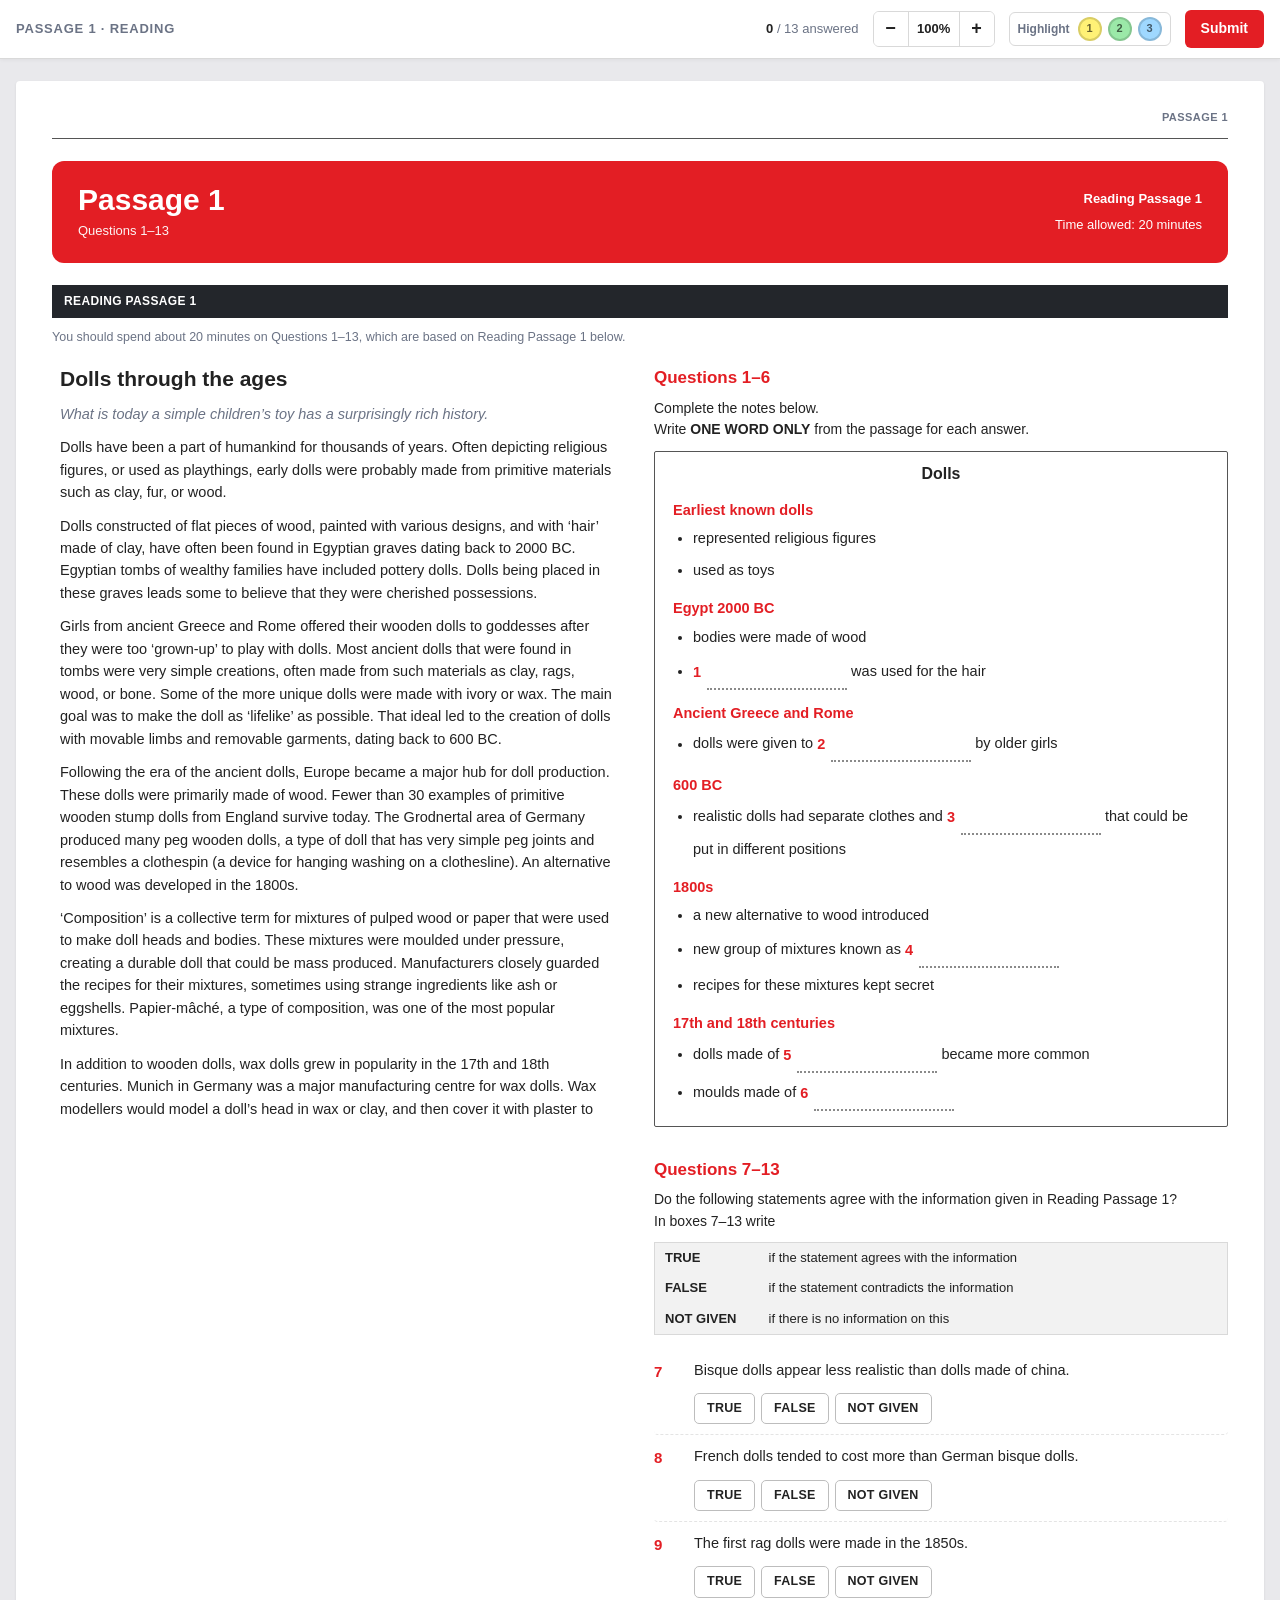
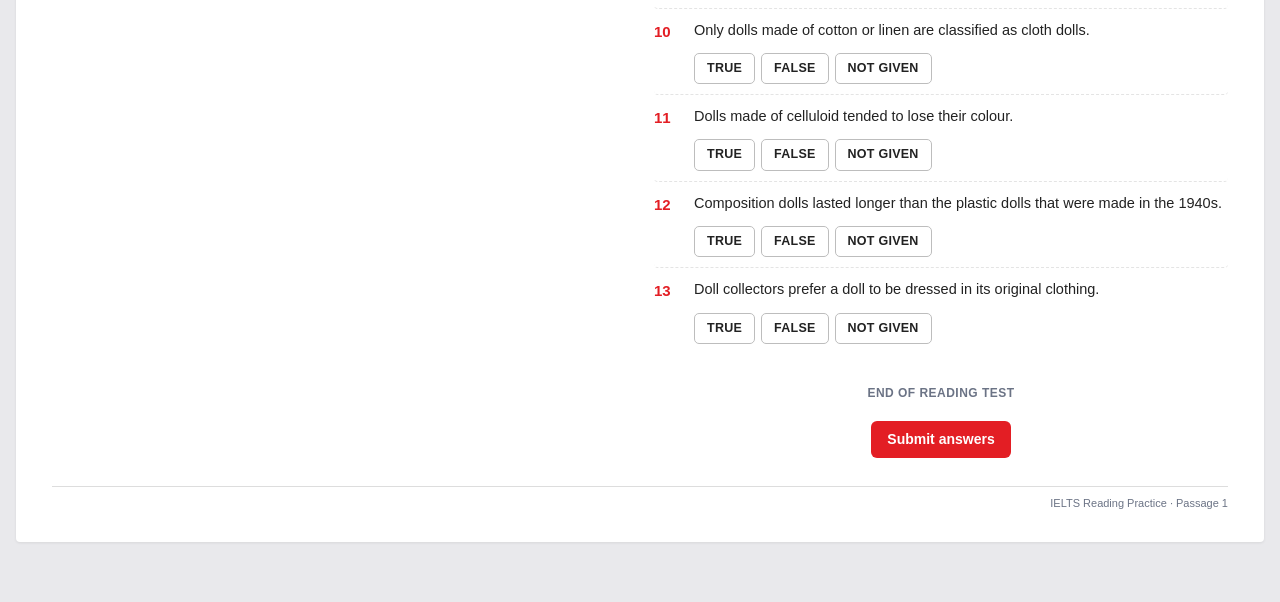
<file: set4-passage-1.html>
<!DOCTYPE html>
<html lang="en">
<head>
<meta charset="UTF-8">
<meta name="viewport" content="width=device-width, initial-scale=1.0">
<title>Passage 1 – IELTS Reading</title>
<style>
:root{
  --red:#e31e24;
  --red-dark:#c4161c;
  --ink:#222;
  --muted:#6b7385;
  --dark:#23262b;
  --line:#d9d9d9;
  --soft:#f2f2f2;
  --ok:#1f8a4c;
  --ok-bg:#e7f5ec;
  --bad-bg:#fdecec;
  --hl1:#fff176;
  --hl2:#9be9a8;
  --hl3:#9fd8ff;
  --z:1;
}
*{box-sizing:border-box}
[hidden]{display:none!important}
html,body{margin:0;background:#e9e9ec;color:var(--ink);font-family:Arial,Helvetica,sans-serif;font-size:15px;line-height:1.55}
button,input{font:inherit}

/* ---------- sticky test bar ---------- */
.testbar{position:sticky;top:0;z-index:20;background:#fff;border-bottom:1px solid var(--line);box-shadow:0 1px 4px rgba(0,0,0,.05)}
.testbar-inner{max-width:1280px;margin:0 auto;padding:10px 16px;display:flex;align-items:center;gap:14px;flex-wrap:wrap}
.tb-title{font-weight:700;font-size:13px;letter-spacing:.06em;color:var(--muted);text-transform:uppercase}
.tb-spacer{flex:1}
.tb-progress{font-size:13px;color:var(--muted)}
.tb-progress b{color:var(--ink)}
.btn{border:0;border-radius:6px;padding:8px 16px;cursor:pointer;font-weight:700;font-size:14px}
.btn-red{background:var(--red);color:#fff}
.btn-red:hover{background:var(--red-dark)}
.btn-ghost{background:#fff;color:var(--ink);border:1px solid var(--line)}
.btn-ghost:hover{background:var(--soft)}
.hl-set{display:inline-flex;align-items:center;gap:6px;border:1px solid var(--line);border-radius:6px;padding:4px 8px;background:#fff}
.hl-set .lbl{font-size:12px;font-weight:700;color:var(--muted);margin-right:2px}
.swatch{width:24px;height:24px;border-radius:50%;border:2px solid rgba(0,0,0,.15);cursor:pointer;padding:0;position:relative}
.swatch:hover{transform:scale(1.12);border-color:rgba(0,0,0,.45)}
.swatch[data-c="1"]{background:var(--hl1)}
.swatch[data-c="2"]{background:var(--hl2)}
.swatch[data-c="3"]{background:var(--hl3)}
.swatch::after{content:attr(data-c);position:absolute;inset:0;display:flex;align-items:center;justify-content:center;font-size:11px;font-weight:700;color:rgba(0,0,0,.6)}
.zoom{display:inline-flex;align-items:center;border:1px solid var(--line);border-radius:6px;overflow:hidden}
.zoom button{border:0;background:#fff;width:34px;height:34px;font-size:18px;font-weight:700;cursor:pointer;color:var(--ink)}
.zoom button:hover{background:var(--soft)}
.zoom button:disabled{color:#bbb;cursor:default;background:#fff}
.zoom-val{min-width:52px;text-align:center;font-size:13px;font-weight:700;border-left:1px solid var(--line);border-right:1px solid var(--line);line-height:34px;cursor:pointer}
.hl-pop{position:absolute;z-index:30;background:var(--dark);color:#fff;border:0;border-radius:6px;padding:6px 12px;font-size:13px;font-weight:700;cursor:pointer;box-shadow:0 2px 8px rgba(0,0,0,.25)}
.hl-pop.colors{display:flex;gap:8px;padding:6px 10px;cursor:default}
.hl-pop.colors .swatch{border-color:rgba(255,255,255,.7)}
.hl-pop.meaning{background:var(--red)}
.hl-pop.meaning::after{border-top-color:var(--red)}
.vocab-card{position:absolute;z-index:40;width:min(340px,calc(100vw - 16px));background:#fff;border:1px solid var(--line);border-top:3px solid var(--red);border-radius:8px;box-shadow:0 8px 24px rgba(0,0,0,.14);padding:12px 34px 12px 14px;font-size:calc(14px * var(--z));line-height:1.45}
.vc-head{display:flex;align-items:baseline;gap:8px;flex-wrap:wrap;margin-bottom:4px}
.vc-word{color:var(--red);font-weight:700;font-size:1.15em}
.vc-pos{color:var(--muted);font-style:italic;font-size:.9em}
.vc-meaning{color:var(--ink)}
.vc-similar{color:var(--muted);font-size:.92em;margin-top:6px}
.vc-similar b{color:var(--ink);font-weight:700}
.vc-close{position:absolute;top:6px;right:8px;border:0;background:none;font-size:20px;line-height:1;color:var(--muted);cursor:pointer;padding:2px 4px}
.vc-close:hover{color:var(--ink)}
.hl-pop::after{content:"";position:absolute;left:50%;bottom:-5px;margin-left:-5px;border:5px solid transparent;border-bottom:0;border-top-color:var(--dark)}

/* ---------- page / sheet ---------- */
.wrap{max-width:1280px;margin:0 auto;padding:22px 16px 60px}
.sheet{background:#fff;border-radius:4px;box-shadow:0 1px 3px rgba(0,0,0,.08);padding:28px 36px 30px}
.running-head{text-align:right;font-size:calc(11px * var(--z));font-weight:700;letter-spacing:.04em;color:var(--muted);padding-bottom:12px;border-bottom:1.5px solid #555;margin-bottom:22px}

.hero{background:var(--red);color:#fff;border-radius:12px;padding:22px 26px;display:flex;justify-content:space-between;align-items:center;gap:16px;flex-wrap:wrap}
.hero h1{margin:0;font-size:calc(30px * var(--z));line-height:1.15}
.hero .sub{font-size:calc(13px * var(--z));margin-top:4px;opacity:.95}
.hero .right{text-align:right;font-size:calc(13px * var(--z))}
.hero .right b{display:block;font-size:calc(13px * var(--z));margin-bottom:6px}

.bar{background:var(--dark);color:#fff;font-weight:700;font-size:calc(12px * var(--z));letter-spacing:.03em;padding:7px 12px;margin:22px 0 10px}
.instruct-muted{color:var(--muted);font-size:calc(12.5px * var(--z));margin:0 0 14px}

.split{display:grid;grid-template-columns:1fr 1fr;gap:28px;margin-top:6px;align-items:start}
.pane{min-width:0}
.pane-passage{max-height:calc(100vh - 140px);overflow-y:auto;padding-right:14px;position:sticky;top:76px}
.pane-passage::-webkit-scrollbar{width:8px}
.pane-passage::-webkit-scrollbar-thumb{background:#ccc;border-radius:4px}

.passage h2{font-size:calc(21px * var(--z));margin:4px 0 10px;line-height:1.3}
.passage p{margin:0 0 11px;font-size:calc(14.5px * var(--z))}
.passage .footnote{font-style:italic;color:var(--muted);font-size:calc(12px * var(--z))}
.sheet mark{background:var(--hl1);color:var(--ink);padding:0 1px;border-radius:2px;cursor:pointer}
.sheet mark[data-c="2"]{background:var(--hl2)}
.sheet mark[data-c="3"]{background:var(--hl3)}

.q-head{color:var(--red);font-size:calc(17px * var(--z));font-weight:700;margin:4px 0 6px}
.q-block + .q-block{margin-top:30px}
.q-intro{font-size:calc(14px * var(--z));margin:0 0 10px}

.legend{width:100%;border-collapse:collapse;background:var(--soft);border:1px solid var(--line);font-size:calc(13px * var(--z));margin:4px 0 14px}
.legend td{padding:5px 10px}
.legend td:first-child{font-weight:700;width:1%;white-space:nowrap;padding-right:22px}

.passage .lede{font-style:italic;color:var(--muted)}
.notes-box{border:1px solid #555;border-radius:2px;padding:10px 18px 12px;margin:6px 0 12px;background:#fff;font-size:calc(14.5px * var(--z))}
.nb-title{text-align:center;font-weight:700;font-size:1.1em;margin-bottom:6px}
.nb-head{color:var(--red);font-weight:700;margin:12px 0 2px}
.notes-box ul{margin:0;padding-left:20px;list-style:disc}
.notes-box li{margin:3px 0;line-height:2}
.sgap{display:inline-flex;align-items:center;gap:6px;white-space:nowrap;border-radius:4px;vertical-align:middle}
.sg-num{color:var(--red)}
.sgap .gap{width:min(140px,40vw);padding:2px 4px}
.sgap.correct{background:var(--ok-bg)}
.sgap.wrong{background:var(--bad-bg)}
.sg-fb{font-weight:700;font-size:.9em;padding-right:4px}
.sg-fb.ok{color:var(--ok)}
.sg-fb.no{color:var(--red-dark)}
.q-row{display:grid;grid-template-columns:30px 1fr;gap:4px 10px;padding:10px 0;border-bottom:1px dashed #e4e4e4}
.q-row:last-child{border-bottom:0}
.q-num{color:var(--red);font-weight:700;padding-top:1px}
.q-text{font-size:calc(14.5px * var(--z))}
.q-ans{grid-column:2;margin-top:6px}

.choices{display:flex;flex-wrap:wrap;gap:6px}
.choice{position:relative}
.choice input{position:absolute;opacity:0;pointer-events:none}
.choice span{display:inline-block;padding:5px 12px;border:1px solid #bdbdbd;border-radius:5px;font-size:calc(12.5px * var(--z));font-weight:700;letter-spacing:.02em;cursor:pointer;background:#fff;user-select:none}
.choice span:hover{border-color:var(--dark)}
.choice input:checked + span{background:var(--dark);border-color:var(--dark);color:#fff}
.choice input:focus-visible + span{outline:2px solid var(--red);outline-offset:2px}

.gap{border:0;border-bottom:2px dotted #8a8a8a;background:transparent;padding:4px 2px;width:min(260px,100%);font-size:calc(14.5px * var(--z));font-weight:700;text-transform:uppercase;color:var(--ink)}
.gap:focus{outline:none;border-bottom:2px solid var(--red);background:#fff8f8}

.q-row.correct{background:var(--ok-bg)}
.q-row.wrong{background:var(--bad-bg)}
.q-row.correct,.q-row.wrong{border-radius:6px;padding-left:8px;padding-right:8px;border-bottom-color:transparent;margin-bottom:4px}
.feedback{grid-column:2;font-size:calc(12.5px * var(--z));margin-top:6px;font-weight:700}
.feedback .ok{color:var(--ok)}
.feedback .no{color:var(--red-dark)}

.end{text-align:center;color:var(--muted);font-weight:700;font-size:calc(12px * var(--z));letter-spacing:.04em;margin:30px 0 4px}
.submit-row{display:flex;justify-content:center;gap:10px;margin-top:18px;flex-wrap:wrap}

/* ---------- results / answer key ---------- */
.results{margin-top:22px}
.score-card{display:flex;align-items:center;gap:22px;flex-wrap:wrap;border:1px solid var(--line);border-radius:10px;padding:18px 22px;margin:18px 0 6px}
.score-big{font-size:calc(40px * var(--z));font-weight:700;color:var(--red);line-height:1}
.score-big small{font-size:calc(18px * var(--z));color:var(--muted)}
.score-msg{font-size:calc(14px * var(--z));color:var(--muted)}
.key-grid{display:grid;grid-template-columns:1fr 1fr;gap:26px;margin-top:20px}
.key{width:100%;border-collapse:collapse;font-size:calc(13px * var(--z))}
.key th{background:var(--dark);color:#fff;text-align:left;padding:8px 10px;font-size:calc(12.5px * var(--z))}
.key td{border:1px solid #ddd;padding:9px 10px;font-weight:700;vertical-align:top}
.key tr:nth-child(even) td{background:#f4f4f4}
.key td:first-child{color:var(--red);width:48px}
.key .yours{display:block;font-weight:400;font-size:calc(12px * var(--z));margin-top:2px}
.key .yours.ok{color:var(--ok)}
.key .yours.no{color:var(--red-dark)}
.key .mark{float:right;font-size:calc(14px * var(--z))}

.page-foot{text-align:right;color:var(--muted);font-size:calc(11px * var(--z));border-top:1px solid #ddd;margin-top:28px;padding-top:8px}


/* ---------- presenter focus: the side under the mouse stays clear, the other fades ---------- */
@media (hover:hover) and (pointer:fine){
  /* a white veil fades the inactive side; highlights sit above it so they stay unchanged */
  .passage,#questions{position:relative}
  .passage::after,#questions::after{content:"";position:absolute;inset:0;background:#fff;opacity:0;pointer-events:none;z-index:1;transition:opacity .25s ease}
  .split:hover .pane:not(:hover) .passage::after,.split:hover #questions:not(:hover)::after{opacity:.55}
  .sheet mark{position:relative;z-index:2}
  .passage p:not(.para-label):not(.hl-tip),.q-row:not(.correct):not(.wrong){border-radius:4px;transition:background-color .15s ease,box-shadow .15s ease}
  .passage p:not(.para-label):hover,.notes-box:hover,.q-row:not(.correct):not(.wrong):hover{background:#f3f4f6;box-shadow:0 0 0 6px #f3f4f6}
}
.pane-passage{padding-left:8px}
@media (max-width:900px){
  .split{grid-template-columns:1fr}
  .pane-passage{max-height:none;overflow:visible;position:static;padding-right:0}
  .key-grid{grid-template-columns:1fr}
}
@media (max-width:560px){
  .sheet{padding:20px 16px 24px}
  .wrap{padding:12px 0 40px}
  .sheet{border-radius:0}
  .hero{padding:18px}
  .hero h1{font-size:calc(24px * var(--z))}
  .hero .right{text-align:left}
  .tb-title{display:none}
}
@media print{
  html,body{background:#fff}
  .testbar,.submit-row{display:none}
  .sheet{box-shadow:none}
  .pane-passage{max-height:none;overflow:visible;position:static}
  .split{grid-template-columns:1fr}
}
</style>
</head>
<body>

<div class="testbar">
  <div class="testbar-inner">
    <span class="tb-title">Passage 1 · Reading</span>
    <span class="tb-spacer"></span>
    <span class="tb-progress"><b id="answered">0</b> / 13 answered</span>
    <div class="zoom" role="group" aria-label="Text size">
      <button type="button" id="zoom-out" title="Zoom out (smaller text)" aria-label="Zoom out">−</button>
      <span class="zoom-val" id="zoom-val" title="Reset to 100%">100%</span>
      <button type="button" id="zoom-in" title="Zoom in (bigger text)" aria-label="Zoom in">+</button>
    </div>
    <div class="hl-set" role="group" aria-label="Highlight colours">
      <span class="lbl">Highlight</span>
      <button class="swatch" data-c="1" type="button" title="Yellow highlight (key 1 or H)" aria-label="Yellow highlight"></button>
      <button class="swatch" data-c="2" type="button" title="Green highlight (key 2)" aria-label="Green highlight"></button>
      <button class="swatch" data-c="3" type="button" title="Blue highlight (key 3)" aria-label="Blue highlight"></button>
    </div>
    <button class="btn btn-red" id="submit-top" type="button">Submit</button>
  </div>
</div>

<div class="wrap">
  <div class="sheet">
    <div class="running-head">PASSAGE 1</div>

    <div class="hero">
      <div>
        <h1>Passage 1</h1>
        <div class="sub">Questions 1–13</div>
      </div>
      <div class="right">
        <b>Reading Passage 1</b>
        Time allowed: 20 minutes
      </div>
    </div>

    <div id="test-area">
      <div class="bar">READING PASSAGE 1</div>
      <p class="instruct-muted">You should spend about 20 minutes on Questions 1–13, which are based on Reading Passage 1 below.</p>

      <div class="split">
        <!-- ===== PASSAGE ===== -->
        <div class="pane pane-passage" id="passage-pane">
          <div class="passage" id="passage">
            <h2>Dolls through the ages</h2>
            <p class="lede">What is today a simple children’s toy has a surprisingly rich history.</p>

            <p>Dolls have been a part of humankind for thousands of years. Often depicting religious figures, or used as playthings, early dolls were probably made from primitive materials such as clay, fur, or wood.</p>

            <p>Dolls constructed of flat pieces of wood, painted with various designs, and with ‘hair’ made of clay, have often been found in Egyptian graves dating back to 2000 BC. Egyptian tombs of wealthy families have included pottery dolls. Dolls being placed in these graves leads some to believe that they were cherished possessions.</p>

            <p>Girls from ancient Greece and Rome offered their wooden dolls to goddesses after they were too ‘grown-up’ to play with dolls. Most ancient dolls that were found in tombs were very simple creations, often made from such materials as clay, rags, wood, or bone. Some of the more unique dolls were made with ivory or wax. The main goal was to make the doll as ‘lifelike’ as possible. That ideal led to the creation of dolls with movable limbs and removable garments, dating back to 600 BC.</p>

            <p>Following the era of the ancient dolls, Europe became a major hub for doll production. These dolls were primarily made of wood. Fewer than 30 examples of primitive wooden stump dolls from England survive today. The Grodnertal area of Germany produced many peg wooden dolls, a type of doll that has very simple peg joints and resembles a clothespin (a device for hanging washing on a clothesline). An alternative to wood was developed in the 1800s.</p>

            <p>‘Composition’ is a collective term for mixtures of pulped wood or paper that were used to make doll heads and bodies. These mixtures were moulded under pressure, creating a durable doll that could be mass produced. Manufacturers closely guarded the recipes for their mixtures, sometimes using strange ingredients like ash or eggshells. Papier-mâché, a type of composition, was one of the most popular mixtures.</p>

            <p>In addition to wooden dolls, wax dolls grew in popularity in the 17th and 18th centuries. Munich in Germany was a major manufacturing centre for wax dolls. Wax modellers would model a doll’s head in wax or clay, and then cover it with plaster to create a mould. Then they would pour melted wax into the cast. The wax for the head would be very thin, no more than 3 mm. Some of the most distinctive wax dolls were created in England between 1850 and 1930. One of the first dolls that portrayed a baby was made in England from wax at the beginning of the 19th century.</p>

            <p>Around the same time porcelain became popular. It is made by firing special clays in a kiln at more than 2372 degrees Fahrenheit (1300°C), and only a few clays can withstand firing at such high temperatures. Porcelain is used generically to refer to both china and bisque dolls; china is glazed, whereas bisque is unglazed. Germany, France, and Denmark started creating china heads for dolls in the 1840s. These china heads were replaced in the 1860s by ones made of bisque. Bisque, which is porcelain fired twice with colour added to it after the first firing, looked more like skin than china did.</p>

            <p>In France, the bébé was popular in the 1880s, and it has become a highly sought after doll today. The bébé, first made in the 1850s, was different from its predecessors because it depicted a younger girl. Until then, most French dolls were representations of adults. Although the French dolls were unrivalled in their artistry, German bisque dolls became quite popular because they were not as expensive. Kammer &amp; Reinhardt introduced a bisque character doll in the 1900s, starting a trend of creating realistic dolls.</p>

            <p>For many centuries, rag dolls were made by mothers for their children. The term ‘rag doll’ refers generically to dolls made of any fabric. ‘Cloth doll’ refers to a subset of rag dolls made of linen or cotton. Commercially produced rag dolls were first introduced in the 1850s by English and American manufacturers. Although not as sophisticated as dolls made from other materials, rag dolls were well loved, often as a child’s first toy.</p>

            <p>Dollmaking did not become an industry in the United States until after the Civil War in the 1860s. Doll production was concentrated in the New England region of the United States, with dolls made from a variety of materials such as leather, rubber, papier-mâché, and cloth. Celluloid was developed in the state of New Jersey in the late 1860s and was used to manufacture dolls until the mid-1950s. German, French, American, and Japanese factories churned out cheaply produced celluloid dolls in mass quantities. However, celluloid fell out of favour because of its extreme flammability and propensity to fade in bright light.</p>

            <p>After World War I, doll makers experimented with plastics. Hard plastic dolls were manufactured in the 1940s. They resembled composition dolls, but they were much more durable. Other materials used in doll manufacturing included rubber, foam rubber, and vinyl in the 1950s and 1960s. Vinyl changed doll making, allowing doll makers to root hair into the head, rather than using wigs or painting the hair. Although most dolls are now mass manufactured using these modern materials, many modern doll makers are still using the traditional materials of the past to make collectible dolls.</p>
          </div>
        </div>

        <!-- ===== QUESTIONS ===== -->
        <div class="pane" id="questions">
          <div class="q-block">
            <div class="q-head">Questions 1–6</div>
            <p class="q-intro">Complete the notes below.<br>Write <b>ONE WORD ONLY</b> from the passage for each answer.</p>
            <div class="notes-box">
              <div class="nb-title">Dolls</div>
              <div id="notes-body"></div>
            </div>
          </div>

          <div class="q-block">
            <div class="q-head">Questions 7–13</div>
            <p class="q-intro">Do the following statements agree with the information given in Reading Passage 1?<br>In boxes 7–13 write</p>
            <table class="legend">
              <tr><td>TRUE</td><td>if the statement agrees with the information</td></tr>
              <tr><td>FALSE</td><td>if the statement contradicts the information</td></tr>
              <tr><td>NOT GIVEN</td><td>if there is no information on this</td></tr>
            </table>
            <div id="tfng-list"></div>
          </div>

          <div class="end">END OF READING TEST</div>
          <div class="submit-row">
            <button class="btn btn-red" id="submit-bottom" type="button">Submit answers</button>
          </div>
        </div>
      </div>
    </div>

    <!-- ===== RESULTS ===== -->
    <div class="results" id="results" hidden>
      <div class="bar">ANSWER KEY</div>
      <div class="score-card">
        <div class="score-big"><span id="score">0</span><small> / 13</small></div>
        <div>
          <div style="font-weight:700" id="score-title"></div>
          <div class="score-msg" id="score-msg"></div>
        </div>
        <span class="tb-spacer"></span>
        <button class="btn btn-ghost" id="review-btn" type="button">Review in passage</button>
        <button class="btn btn-red" id="retry-btn" type="button">Try again</button>
      </div>
      <div class="key-grid">
        <table class="key"><thead><tr><th>No.</th><th>Answer</th></tr></thead><tbody id="key-a"></tbody></table>
        <table class="key"><thead><tr><th>No.</th><th>Answer</th></tr></thead><tbody id="key-b"></tbody></table>
      </div>
    </div>

    <div class="page-foot">IELTS Reading Practice · Passage 1</div>
  </div>
</div>

<script>
(function(){
  // notes (Q1-6): headings with bullet lines; {n} marks a gap
  const NOTES = [
    ["Earliest known dolls", ["represented religious figures", "used as toys"]],
    ["Egypt 2000 BC", ["bodies were made of wood", "{1} was used for the hair"]],
    ["Ancient Greece and Rome", ["dolls were given to {2} by older girls"]],
    ["600 BC", ["realistic dolls had separate clothes and {3} that could be put in different positions"]],
    ["1800s", ["a new alternative to wood introduced", "new group of mixtures known as {4}", "recipes for these mixtures kept secret"]],
    ["17th and 18th centuries", ["dolls made of {5} became more common", "moulds made of {6}"]]
  ];
  const GAPS = [
    {n:1, key:"CLAY", alt:[]},
    {n:2, key:"GODDESSES", alt:[]},
    {n:3, key:"LIMBS", alt:[]},
    {n:4, key:"COMPOSITION", alt:[]},
    {n:5, key:"WAX", alt:[]},
    {n:6, key:"PLASTER", alt:[]}
  ];
  const TFNG = [
    {n:7,  text:"Bisque dolls appear less realistic than dolls made of china.", key:"FALSE"},
    {n:8,  text:"French dolls tended to cost more than German bisque dolls.", key:"TRUE"},
    {n:9,  text:"The first rag dolls were made in the 1850s.", key:"FALSE"},
    {n:10, text:"Only dolls made of cotton or linen are classified as cloth dolls.", key:"TRUE"},
    {n:11, text:"Dolls made of celluloid tended to lose their colour.", key:"TRUE"},
    {n:12, text:"Composition dolls lasted longer than the plastic dolls that were made in the 1940s.", key:"FALSE"},
    {n:13, text:"Doll collectors prefer a doll to be dressed in its original clothing.", key:"NOT GIVEN"}
  ];
  const ALL = GAPS.concat(TFNG);
  const $ = id => document.getElementById(id);
  const esc = s => String(s).replace(/[&<>"']/g, c => ({'&':'&amp;','<':'&lt;','>':'&gt;','"':'&quot;',"'":'&#39;'}[c]));

  // ---- render questions ----
  const gapHtml = n => `<span class="sgap" id="row${n}"><b class="sg-num">${n}</b><input class="gap" id="q${n}" type="text" autocomplete="off" spellcheck="false" aria-label="Answer ${n}"></span>`;
  $('notes-body').innerHTML = NOTES.map(([h, lines]) => `
    <div class="nb-head">${esc(h)}</div>
    <ul>${lines.map(l => `<li>${esc(l).replace(/\{(\d+)\}/g, (_, n) => gapHtml(n))}</li>`).join('')}</ul>`).join('');

  $('tfng-list').innerHTML = TFNG.map(q => `
    <div class="q-row" id="row${q.n}">
      <div class="q-num">${q.n}</div>
      <div class="q-text">${esc(q.text)}</div>
      <div class="q-ans choices" role="radiogroup" aria-label="Question ${q.n}">
        ${["TRUE","FALSE","NOT GIVEN"].map(v => `
          <label class="choice"><input type="radio" name="q${q.n}" value="${v}"><span>${v}</span></label>`).join('')}
      </div>
    </div>`).join('');

  // ---- answers ----
  function getAnswer(q){
    const field = $('q' + q.n);
    if (field) return field.value.trim();
    const c = document.querySelector(`input[name="q${q.n}"]:checked`);
    return c ? c.value : '';
  }
  const norm = s => s.toLowerCase().replace(/[’']/g,"'").replace(/[^a-z0-9 ]/g,' ').replace(/\s+/g,' ').trim();
  function isCorrect(q, a){
    if (!a) return false;
    if (!q.alt) return a === q.key;
    return [q.key].concat(q.alt).map(norm).includes(norm(a));
  }

  function updateCount(){
    const c = ALL.filter(q => getAnswer(q) !== '').length;
    $('answered').textContent = c;
  }
  document.getElementById('questions').addEventListener('input', updateCount);
  document.getElementById('questions').addEventListener('change', updateCount);

  let submitted = false;

  // ---- submit ----
  function submit(){
    if (submitted) return;
    const left = 13 - ALL.filter(q => getAnswer(q) !== '').length;
    if (left > 0 && !confirm(`You have ${left} unanswered question${left>1?'s':''}. Submit anyway?`)) return;
    submitted = true;
    let score = 0;
    const rows = ALL.map(q => {
      const a = getAnswer(q), ok = isCorrect(q, a);
      if (ok) score++;
      const row = $('row'+q.n);
      row.classList.add(ok ? 'correct' : 'wrong');
      const inline = row.classList.contains('sgap');
      const fb = document.createElement(inline ? 'span' : 'div');
      fb.className = inline ? 'sg-fb ' + (ok ? 'ok' : 'no') : 'feedback';
      fb.innerHTML = inline
        ? (ok ? '✓' : '✗ ' + esc(q.key))
        : (ok ? `<span class="ok">✓ Correct</span>`
              : `<span class="no">✗ ${a ? 'Your answer: '+esc(a.toUpperCase())+' · ' : 'Not answered · '}Correct: ${esc(q.key)}</span>`);
      row.appendChild(fb);
      return `<tr><td>${q.n}</td><td>${esc(q.key)}<span class="mark">${ok?'✓':'✗'}</span>
              <span class="yours ${ok?'ok':'no'}">Your answer: ${a ? esc(a.toUpperCase()) : '—'}</span></td></tr>`;
    });
    $('key-a').innerHTML = rows.slice(0,7).join('');
    $('key-b').innerHTML = rows.slice(7).join('');
    document.querySelectorAll('#questions input').forEach(i => i.disabled = true);
    $('score').textContent = score;
    $('score-title').textContent = "Test submitted.";
    $('score-msg').textContent = score >= 11 ? "Excellent work!" : score >= 8 ? "Good effort — review the ones you missed." : "Keep practising — check the answer key and find each answer in the passage.";
    $('submit-top').disabled = true; $('submit-top').style.opacity = .5;
    $('submit-bottom').parentElement.hidden = true;
    $('results').hidden = false;
    $('results').scrollIntoView({behavior:'smooth', block:'start'});
  }
  $('submit-top').onclick = () => submit();
  $('submit-bottom').onclick = () => submit();
  $('review-btn').onclick = () => $('test-area').scrollIntoView({behavior:'smooth'});
  $('retry-btn').onclick = () => {
    if (!confirm('Clear all answers and start again?')) return;
    submitted = false;
    document.querySelectorAll('#questions input').forEach(i => { i.disabled = false; if (i.type === 'radio') i.checked = false; else i.value = ''; });
    document.querySelectorAll('.q-row, .sgap').forEach(r => { r.classList.remove('correct','wrong'); r.querySelectorAll('.feedback, .sg-fb').forEach(f => f.remove()); });
    $('results').hidden = true;
    $('submit-top').disabled = false; $('submit-top').style.opacity = 1;
    $('submit-bottom').parentElement.hidden = false;
    updateCount();
    window.scrollTo({top:0, behavior:'smooth'});
  };

  // ---- highlighting (whole test sheet: passage, instructions, questions, results) ----
  const sheet = document.querySelector('.sheet');
  const SKIP = 'input, button, textarea, select, .choice, mark, script, style';
  const pop = document.createElement('div');
  pop.className = 'hl-pop colors'; pop.hidden = true;
  pop.innerHTML = '<button class="swatch" data-c="1" type="button" title="Yellow (1)" aria-label="Yellow highlight"></button><button class="swatch" data-c="2" type="button" title="Green (2)" aria-label="Green highlight"></button><button class="swatch" data-c="3" type="button" title="Blue (3)" aria-label="Blue highlight"></button>';
  document.body.appendChild(pop);
  let lastRange = null, lastHighlight = null;

  function usableRange(){
    const sel = window.getSelection();
    if (sel && !sel.isCollapsed && sel.rangeCount){
      const r = sel.getRangeAt(0);
      if (sheet.contains(r.commonAncestorContainer)) return r;
    }
    return null;
  }
  function highlightSelection(color){
    color = color || '1';
    const range = usableRange() || lastRange;
    if (!range || range.collapsed) return;
    const text = range.toString(), made = [];
    // wrap each selected text fragment in its own <mark>, skipping form controls
    const walker = document.createTreeWalker(sheet, NodeFilter.SHOW_TEXT, {
      acceptNode: n => range.intersectsNode(n) && n.nodeValue.trim() && !n.parentElement.closest(SKIP)
        ? NodeFilter.FILTER_ACCEPT : NodeFilter.FILTER_REJECT
    });
    const nodes = []; while (walker.nextNode()) nodes.push(walker.currentNode);
    nodes.forEach(node => {
      const start = node === range.startContainer ? range.startOffset : 0;
      const end = node === range.endContainer ? range.endOffset : node.nodeValue.length;
      if (start >= end) return;
      const r = document.createRange(); r.setStart(node, start); r.setEnd(node, end);
      const m = document.createElement('mark'); m.title = 'Click to remove highlight'; m.dataset.c = color;
      r.surroundContents(m); made.push(m);
    });
    lastHighlight = {text, marks: made};
    window.getSelection().removeAllRanges();
    lastRange = null; pop.hidden = true;
  }
  function placePopup(){
    const r = usableRange();
    if (!r){ pop.hidden = true; return; }
    lastRange = r.cloneRange();
    const rect = r.getBoundingClientRect();
    if (!rect.width && !rect.height){ pop.hidden = true; return; }
    pop.hidden = false;
    const w = pop.offsetWidth, h = pop.offsetHeight;
    let left = rect.left + rect.width/2 - w/2 + window.scrollX;
    left = Math.max(window.scrollX + 8, Math.min(left, window.scrollX + document.documentElement.clientWidth - w - 8));
    let top = rect.top + window.scrollY - h - 10;
    if (rect.top < 120) top = rect.bottom + window.scrollY + 10; // not enough room above (sticky bar)
    pop.style.left = left + 'px'; pop.style.top = top + 'px';
  }
  document.addEventListener('mouseup', e => { if (!e.target.closest('.hl-pop, .vocab-card')) setTimeout(placePopup, 0); });
  document.addEventListener('touchend', () => setTimeout(placePopup, 250));
  document.addEventListener('selectionchange', () => { if (!usableRange()) pop.hidden = true; else lastRange = usableRange().cloneRange(); });
  document.querySelectorAll('.pane-passage').forEach(el => el.addEventListener('scroll', () => { pop.hidden = true; }));
  document.querySelectorAll('.swatch').forEach(b => {
    b.addEventListener('mousedown', e => e.preventDefault()); // keep the selection
    b.addEventListener('click', () => highlightSelection(b.dataset.c));
  });
  document.addEventListener('keydown', e => {
    if (e.ctrlKey || e.metaKey || e.altKey || /INPUT|TEXTAREA|SELECT/.test(document.activeElement.tagName)) return;
    const c = {'1':'1','2':'2','3':'3','h':'1','H':'1'}[e.key];
    if (c) highlightSelection(c);
  });
  sheet.addEventListener('click', e => {
    const m = e.target.closest('mark');
    if (!m || !window.getSelection().isCollapsed) return;
    const parent = m.parentNode;
    m.replaceWith(...m.childNodes); parent.normalize();
  });

  // ---- vocabulary: keywords from the answer areas of the passage ----
  // [forms that match a selection], part of speech, meaning, similar words
  const VOCAB = [
    [["depicting", "depict", "depicted"], "verb", "showing or representing something in a picture, model or story", "showing, representing, portraying"],
    [["primitive"], "adjective", "very simple; from an early stage of development", "basic, simple, early"],
    [["graves", "grave"], "noun", "places in the ground where dead people are buried", "burial places"],
    [["tombs", "tomb"], "noun", "large stone rooms or buildings where dead people are buried", "burial chambers"],
    [["pottery"], "noun", "objects made from baked clay", "ceramics, earthenware"],
    [["cherished"], "adjective", "loved and looked after with great care", "treasured, precious, loved"],
    [["offered"], "verb", "gave something as a gift, especially in a religious act", "gave, presented, sacrificed"],
    [["goddesses", "goddess"], "noun", "female gods who are worshipped", "female deities"],
    [["lifelike"], "adjective", "looking very much like a real person or thing", "realistic, true to life"],
    [["movable limbs", "limbs"], "noun", "arms and legs", "arms and legs"],
    [["removable garments", "garments"], "noun", "pieces of clothing", "clothes, clothing"],
    [["hub"], "noun", "the most important centre of an activity", "centre, focal point"],
    [["stump dolls", "stump"], "noun", "simple dolls made from a short piece of wood", ""],
    [["peg wooden dolls", "peg"], "noun", "dolls with simple joints made from small wooden pins", ""],
    [["clothespin"], "noun", "a small clip used to hang washing on a line", "clothes peg"],
    [["collective term"], "noun", "one name used for a whole group of similar things", "general term, umbrella term"],
    [["composition"], "noun", "a mixture of materials, here pulped wood or paper, used to make dolls", "mixture, compound"],
    [["pulped", "pulp"], "adjective", "crushed until soft and wet, like a thick paste", "crushed, mashed"],
    [["moulded", "mould"], "verb", "shaped using a hollow form (a mould)", "shaped, formed, cast"],
    [["durable"], "adjective", "strong and able to last a long time without damage", "long-lasting, hard-wearing, tough"],
    [["mass produced", "mass manufactured"], "adjective", "made in very large numbers by machines", "factory-made, produced in bulk"],
    [["guarded", "guard"], "verb", "protected carefully so that no one else could find out", "protected, kept secret"],
    [["papier-mâché"], "noun", "a material made from paper mixed with glue, which becomes hard when dry", ""],
    [["wax modellers", "modellers"], "noun", "people who shape figures out of wax or clay", "sculptors"],
    [["plaster"], "noun", "a white powder mixed with water that sets hard, used for making moulds", "gypsum"],
    [["cast"], "noun", "a hollow shape used to give a liquid its final form when it hardens", "mould"],
    [["distinctive"], "adjective", "having a special quality that makes it easy to recognise", "unique, characteristic, special"],
    [["portrayed", "portray"], "verb", "showed or described someone in a particular way", "depicted, represented"],
    [["porcelain"], "noun", "a hard, shiny white material made by baking fine clay at high heat", "fine china"],
    [["kiln"], "noun", "a very hot oven used for baking clay objects", "furnace, oven"],
    [["withstand"], "verb", "to remain strong and not be damaged by something", "survive, resist, endure"],
    [["generically"], "adverb", "in a general way, covering a whole group of things", "in general, broadly"],
    [["glazed"], "adjective", "covered with a thin shiny layer", "shiny, coated"],
    [["unglazed"], "adjective", "without a shiny layer on the surface", "matt, uncoated"],
    [["bisque"], "noun", "porcelain that is baked twice and left without a shiny glaze", "unglazed porcelain"],
    [["china"], "noun", "hard white pottery with a shiny glaze", "porcelain, ceramics"],
    [["predecessors", "predecessor"], "noun", "things that came before the current one", "forerunners, earlier versions"],
    [["highly sought after", "sought after"], "adjective", "wanted by many people", "in demand, popular"],
    [["unrivalled"], "adjective", "better than all others", "unmatched, unequalled, best"],
    [["artistry"], "noun", "great skill in creating beautiful things", "craftsmanship, skill"],
    [["subset"], "noun", "a smaller group that belongs to a larger group", "smaller group, part of"],
    [["commercially produced", "commercially"], "adjective", "made to be sold in shops, not at home", "made for sale"],
    [["sophisticated"], "adjective", "advanced and complex in design", "advanced, refined, complex"],
    [["linen"], "noun", "strong cloth made from the flax plant", ""],
    [["celluloid"], "noun", "an early type of plastic, which burns easily", ""],
    [["churned out", "churn out"], "phrase", "produced large amounts quickly and without much care", "mass-produced, pumped out"],
    [["fell out of favour", "out of favour"], "phrase", "stopped being popular or liked", "went out of fashion, became unpopular"],
    [["flammability", "flammable"], "noun", "how easily something catches fire", "ease of burning"],
    [["propensity"], "noun", "a natural tendency to behave in a particular way", "tendency, inclination"],
    [["fade"], "verb", "to lose colour or become less bright", "lose colour, become pale"],
    [["resembled", "resemble"], "verb", "looked like or was similar to", "looked like, was similar to"],
    [["vinyl"], "noun", "a soft, flexible type of plastic", ""],
    [["root hair", "root"], "verb", "to fix hair into the head so that it grows from it", "implant"],
    [["wigs", "wig"], "noun", "artificial hair worn on the head", "hairpieces"],
    [["collectible", "collectible dolls"], "adjective", "valued by people who collect them as a hobby", "valuable to collectors"],
    [["traditional materials", "traditional"], "adjective", "used for a long time, from the past", "old-fashioned, classic"]
  ];

  const normWord = s => s.toLowerCase().replace(/[’‘]/g, "'").replace(/[^a-z' -]+/g, ' ')
                         .replace(/\s+/g, ' ').trim().replace(/^[' -]+|[' -]+$/g, '');
  const VOCAB_MAP = new Map();
  VOCAB.forEach(([forms, pos, meaning, similar]) => {
    const entry = {word: forms[0], pos, meaning, similar};
    forms.forEach(f => VOCAB_MAP.set(normWord(f), entry));
  });
  const VOCAB_KEYS = [...VOCAB_MAP.keys()].sort((a, b) => b.length - a.length);
  function lookup(text){
    const t = normWord(text || '');
    if (!t) return null;
    if (VOCAB_MAP.has(t)) return VOCAB_MAP.get(t);
    // selection a little wider than the keyword, e.g. "the recalcitrant shells"
    if (t.split(' ').length <= 6){
      const padded = ' ' + t + ' ';
      const k = VOCAB_KEYS.find(k => padded.includes(' ' + k + ' '));
      if (k) return VOCAB_MAP.get(k);
    }
    return null;
  }

  const card = document.createElement('div');
  card.className = 'vocab-card'; card.hidden = true; card.setAttribute('role', 'dialog');
  document.body.appendChild(card);
  function hideCard(){ card.hidden = true; }
  function showMeaning(){
    const r = usableRange();
    let text, rect;
    if (r){ text = r.toString(); rect = r.getBoundingClientRect(); }
    else if (lastHighlight && lastHighlight.marks[0] && lastHighlight.marks[0].isConnected){
      text = lastHighlight.text; rect = lastHighlight.marks[0].getBoundingClientRect();
    }
    const entry = lookup(text);
    if (!entry){ hideCard(); return; }
    card.innerHTML = `
      <button type="button" class="vc-close" aria-label="Close">×</button>
      <div class="vc-head"><span class="vc-word">${esc(entry.word)}</span><span class="vc-pos">${esc(entry.pos)}</span></div>
      <div class="vc-meaning">${esc(entry.meaning)}</div>
      ${entry.similar ? `<div class="vc-similar"><b>Similar:</b> ${esc(entry.similar)}</div>` : ''}`;
    card.querySelector('.vc-close').onclick = hideCard;
    card.hidden = false;
    const w = card.offsetWidth, h = card.offsetHeight;
    let left = rect.left + rect.width/2 - w/2 + window.scrollX;
    left = Math.max(window.scrollX + 8, Math.min(left, window.scrollX + document.documentElement.clientWidth - w - 8));
    let top = rect.bottom + window.scrollY + 12;
    if (rect.bottom + h + 20 > window.innerHeight && rect.top - h - 12 > 70) top = rect.top + window.scrollY - h - 12;
    card.style.left = left + 'px'; card.style.top = top + 'px';
    pop.hidden = true; mpop.hidden = true;
  }

  // "Meaning" button next to the floating Highlight button, only for keywords
  const mpop = document.createElement('button');
  mpop.type = 'button'; mpop.className = 'hl-pop meaning'; mpop.textContent = 'Meaning'; mpop.hidden = true;
  document.body.appendChild(mpop);
  mpop.addEventListener('mousedown', e => e.preventDefault());
  mpop.addEventListener('click', showMeaning);
  new MutationObserver(() => {
    const r = usableRange();
    if (pop.hidden || !r || !lookup(r.toString())){ mpop.hidden = true; return; }
    mpop.hidden = false;
    mpop.style.top = pop.style.top;
    mpop.style.left = (parseFloat(pop.style.left) + pop.offsetWidth + 6) + 'px';
  }).observe(pop, {attributes: true, attributeFilter: ['hidden', 'style']});

  document.addEventListener('keydown', e => {
    if (e.key === 'Escape'){ hideCard(); return; }
    if ((e.key === 'm' || e.key === 'M') && !e.ctrlKey && !e.metaKey && !e.altKey &&
        !/INPUT|TEXTAREA|SELECT/.test(document.activeElement.tagName)){
      if (!card.hidden && !usableRange()) hideCard(); else showMeaning();
    }
  });
  document.addEventListener('mousedown', e => {
    if (!card.hidden && !card.contains(e.target) && e.target !== mpop) hideCard();
  });
  document.querySelectorAll('.pane-passage').forEach(el => el.addEventListener('scroll', hideCard));

  // ---- zoom (text size) ----
  const ZMIN = 0.7, ZMAX = 2, ZSTEP = 0.1;
  let zoom = 1;
  try { const z = parseFloat(localStorage.getItem('s4p1-zoom')); if (z >= ZMIN && z <= ZMAX) zoom = z; } catch (_) {}
  function setZoom(z){
    zoom = Math.round(Math.min(ZMAX, Math.max(ZMIN, z)) * 10) / 10;
    document.documentElement.style.setProperty('--z', zoom);
    $('zoom-val').textContent = Math.round(zoom * 100) + '%';
    $('zoom-out').disabled = zoom <= ZMIN;
    $('zoom-in').disabled = zoom >= ZMAX;
    pop.hidden = true;
    try { localStorage.setItem('s4p1-zoom', zoom); } catch (_) {}
  }
  $('zoom-in').onclick = () => setZoom(zoom + ZSTEP);
  $('zoom-out').onclick = () => setZoom(zoom - ZSTEP);
  $('zoom-val').onclick = () => setZoom(1);
  setZoom(zoom);

  // warn before leaving mid-test
  window.addEventListener('beforeunload', e => {
    if (!submitted && ALL.some(q => getAnswer(q) !== '')) { e.preventDefault(); e.returnValue = ''; }
  });

})();
</script>
</body>
</html>
</file>
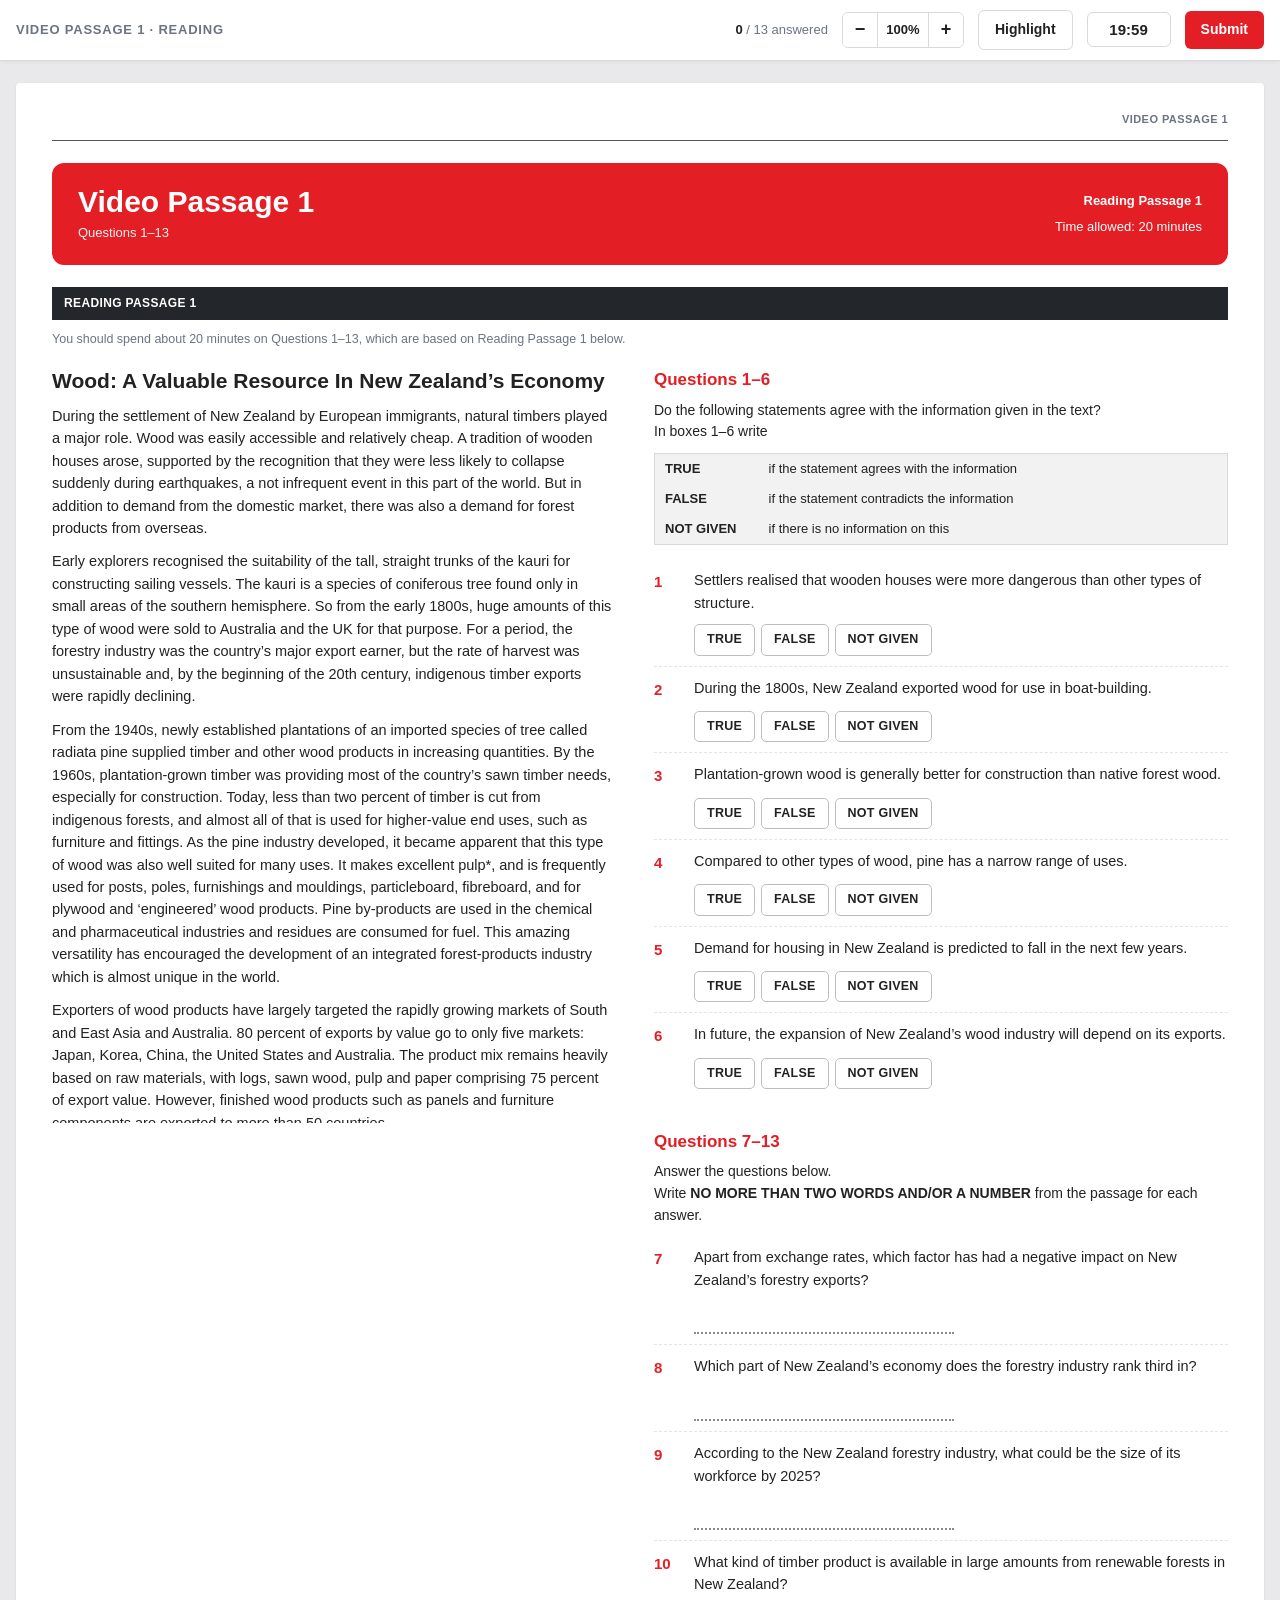
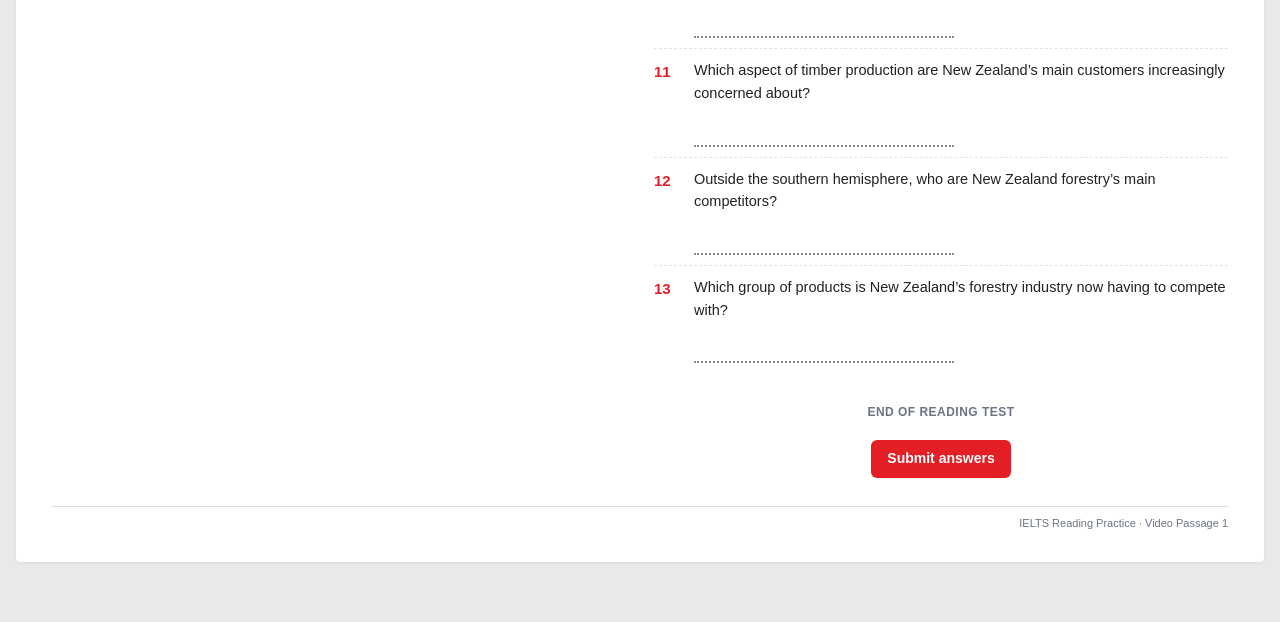
<file: video-passage-1.html>
<!DOCTYPE html>
<html lang="en">
<head>
<meta charset="UTF-8">
<meta name="viewport" content="width=device-width, initial-scale=1.0">
<title>Video Passage 1 – IELTS Reading</title>
<style>
:root{
  --red:#e31e24;
  --red-dark:#c4161c;
  --ink:#222;
  --muted:#6b7385;
  --dark:#23262b;
  --line:#d9d9d9;
  --soft:#f2f2f2;
  --ok:#1f8a4c;
  --ok-bg:#e7f5ec;
  --bad-bg:#fdecec;
  --hl:#fff176;
  --z:1;
}
*{box-sizing:border-box}
[hidden]{display:none!important}
html,body{margin:0;background:#e9e9ec;color:var(--ink);font-family:Arial,Helvetica,sans-serif;font-size:15px;line-height:1.55}
button,input{font:inherit}

/* ---------- sticky test bar ---------- */
.testbar{position:sticky;top:0;z-index:20;background:#fff;border-bottom:1px solid var(--line);box-shadow:0 1px 4px rgba(0,0,0,.05)}
.testbar-inner{max-width:1280px;margin:0 auto;padding:10px 16px;display:flex;align-items:center;gap:14px;flex-wrap:wrap}
.tb-title{font-weight:700;font-size:13px;letter-spacing:.06em;color:var(--muted);text-transform:uppercase}
.tb-spacer{flex:1}
.tb-progress{font-size:13px;color:var(--muted)}
.tb-progress b{color:var(--ink)}
.timer{font-variant-numeric:tabular-nums;font-weight:700;font-size:15px;padding:5px 12px;border:1px solid var(--line);border-radius:6px;min-width:84px;text-align:center}
.timer.low{color:#fff;background:var(--red);border-color:var(--red)}
.btn{border:0;border-radius:6px;padding:8px 16px;cursor:pointer;font-weight:700;font-size:14px}
.btn-red{background:var(--red);color:#fff}
.btn-red:hover{background:var(--red-dark)}
.btn-ghost{background:#fff;color:var(--ink);border:1px solid var(--line)}
.btn-ghost:hover{background:var(--soft)}
.btn-ghost.active{background:var(--hl);border-color:#e0c800}
.zoom{display:inline-flex;align-items:center;border:1px solid var(--line);border-radius:6px;overflow:hidden}
.zoom button{border:0;background:#fff;width:34px;height:34px;font-size:18px;font-weight:700;cursor:pointer;color:var(--ink)}
.zoom button:hover{background:var(--soft)}
.zoom button:disabled{color:#bbb;cursor:default;background:#fff}
.zoom-val{min-width:52px;text-align:center;font-size:13px;font-weight:700;border-left:1px solid var(--line);border-right:1px solid var(--line);line-height:34px;cursor:pointer}
.hl-pop{position:absolute;z-index:30;background:var(--dark);color:#fff;border:0;border-radius:6px;padding:6px 12px;font-size:13px;font-weight:700;cursor:pointer;box-shadow:0 2px 8px rgba(0,0,0,.25)}
.hl-pop::after{content:"";position:absolute;left:50%;bottom:-5px;margin-left:-5px;border:5px solid transparent;border-bottom:0;border-top-color:var(--dark)}

/* ---------- page / sheet ---------- */
.wrap{max-width:1280px;margin:0 auto;padding:22px 16px 60px}
.sheet{background:#fff;border-radius:4px;box-shadow:0 1px 3px rgba(0,0,0,.08);padding:28px 36px 30px}
.running-head{text-align:right;font-size:calc(11px * var(--z));font-weight:700;letter-spacing:.04em;color:var(--muted);padding-bottom:12px;border-bottom:1.5px solid #555;margin-bottom:22px}

.hero{background:var(--red);color:#fff;border-radius:12px;padding:22px 26px;display:flex;justify-content:space-between;align-items:center;gap:16px;flex-wrap:wrap}
.hero h1{margin:0;font-size:calc(30px * var(--z));line-height:1.15}
.hero .sub{font-size:calc(13px * var(--z));margin-top:4px;opacity:.95}
.hero .right{text-align:right;font-size:calc(13px * var(--z))}
.hero .right b{display:block;font-size:calc(13px * var(--z));margin-bottom:6px}

.bar{background:var(--dark);color:#fff;font-weight:700;font-size:calc(12px * var(--z));letter-spacing:.03em;padding:7px 12px;margin:22px 0 10px}
.instruct-muted{color:var(--muted);font-size:calc(12.5px * var(--z));margin:0 0 14px}

.split{display:grid;grid-template-columns:1fr 1fr;gap:28px;margin-top:6px;align-items:start}
.pane{min-width:0}
.pane-passage{max-height:calc(100vh - 140px);overflow-y:auto;padding-right:14px;position:sticky;top:76px}
.pane-passage::-webkit-scrollbar{width:8px}
.pane-passage::-webkit-scrollbar-thumb{background:#ccc;border-radius:4px}

.passage h2{font-size:calc(21px * var(--z));margin:4px 0 10px;line-height:1.3}
.passage p{margin:0 0 11px;font-size:calc(14.5px * var(--z))}
.passage .footnote{font-style:italic;color:var(--muted);font-size:calc(12px * var(--z))}
.sheet mark{background:var(--hl);color:var(--ink);padding:0 1px;border-radius:2px;cursor:pointer}

.q-head{color:var(--red);font-size:calc(17px * var(--z));font-weight:700;margin:4px 0 6px}
.q-block + .q-block{margin-top:30px}
.q-intro{font-size:calc(14px * var(--z));margin:0 0 10px}

.legend{width:100%;border-collapse:collapse;background:var(--soft);border:1px solid var(--line);font-size:calc(13px * var(--z));margin:4px 0 14px}
.legend td{padding:5px 10px}
.legend td:first-child{font-weight:700;width:1%;white-space:nowrap;padding-right:22px}

.q-row{display:grid;grid-template-columns:30px 1fr;gap:4px 10px;padding:10px 0;border-bottom:1px dashed #e4e4e4}
.q-row:last-child{border-bottom:0}
.q-num{color:var(--red);font-weight:700;padding-top:1px}
.q-text{font-size:calc(14.5px * var(--z))}
.q-ans{grid-column:2;margin-top:6px}

.choices{display:flex;flex-wrap:wrap;gap:6px}
.choice{position:relative}
.choice input{position:absolute;opacity:0;pointer-events:none}
.choice span{display:inline-block;padding:5px 12px;border:1px solid #bdbdbd;border-radius:5px;font-size:calc(12.5px * var(--z));font-weight:700;letter-spacing:.02em;cursor:pointer;background:#fff;user-select:none}
.choice span:hover{border-color:var(--dark)}
.choice input:checked + span{background:var(--dark);border-color:var(--dark);color:#fff}
.choice input:focus-visible + span{outline:2px solid var(--red);outline-offset:2px}

.gap{border:0;border-bottom:2px dotted #8a8a8a;background:transparent;padding:4px 2px;width:min(260px,100%);font-size:calc(14.5px * var(--z));font-weight:700;text-transform:uppercase;color:var(--ink)}
.gap:focus{outline:none;border-bottom:2px solid var(--red);background:#fff8f8}

.q-row.correct{background:var(--ok-bg)}
.q-row.wrong{background:var(--bad-bg)}
.q-row.correct,.q-row.wrong{border-radius:6px;padding-left:8px;padding-right:8px;border-bottom-color:transparent;margin-bottom:4px}
.feedback{grid-column:2;font-size:calc(12.5px * var(--z));margin-top:6px;font-weight:700}
.feedback .ok{color:var(--ok)}
.feedback .no{color:var(--red-dark)}

.end{text-align:center;color:var(--muted);font-weight:700;font-size:calc(12px * var(--z));letter-spacing:.04em;margin:30px 0 4px}
.submit-row{display:flex;justify-content:center;gap:10px;margin-top:18px;flex-wrap:wrap}

/* ---------- results / answer key ---------- */
.results{margin-top:22px}
.score-card{display:flex;align-items:center;gap:22px;flex-wrap:wrap;border:1px solid var(--line);border-radius:10px;padding:18px 22px;margin:18px 0 6px}
.score-big{font-size:calc(40px * var(--z));font-weight:700;color:var(--red);line-height:1}
.score-big small{font-size:calc(18px * var(--z));color:var(--muted)}
.score-msg{font-size:calc(14px * var(--z));color:var(--muted)}
.key-grid{display:grid;grid-template-columns:1fr 1fr;gap:26px;margin-top:20px}
.key{width:100%;border-collapse:collapse;font-size:calc(13px * var(--z))}
.key th{background:var(--dark);color:#fff;text-align:left;padding:8px 10px;font-size:calc(12.5px * var(--z))}
.key td{border:1px solid #ddd;padding:9px 10px;font-weight:700;vertical-align:top}
.key tr:nth-child(even) td{background:#f4f4f4}
.key td:first-child{color:var(--red);width:48px}
.key .yours{display:block;font-weight:400;font-size:calc(12px * var(--z));margin-top:2px}
.key .yours.ok{color:var(--ok)}
.key .yours.no{color:var(--red-dark)}
.key .mark{float:right;font-size:calc(14px * var(--z))}

.page-foot{text-align:right;color:var(--muted);font-size:calc(11px * var(--z));border-top:1px solid #ddd;margin-top:28px;padding-top:8px}


@media (max-width:900px){
  .split{grid-template-columns:1fr}
  .pane-passage{max-height:none;overflow:visible;position:static;padding-right:0}
  .key-grid{grid-template-columns:1fr}
}
@media (max-width:560px){
  .sheet{padding:20px 16px 24px}
  .wrap{padding:12px 0 40px}
  .sheet{border-radius:0}
  .hero{padding:18px}
  .hero h1{font-size:calc(24px * var(--z))}
  .hero .right{text-align:left}
  .tb-title{display:none}
}
@media print{
  html,body{background:#fff}
  .testbar,.submit-row{display:none}
  .sheet{box-shadow:none}
  .pane-passage{max-height:none;overflow:visible;position:static}
  .split{grid-template-columns:1fr}
}
</style>
</head>
<body>

<div class="testbar">
  <div class="testbar-inner">
    <span class="tb-title">Video Passage 1 · Reading</span>
    <span class="tb-spacer"></span>
    <span class="tb-progress"><b id="answered">0</b> / 13 answered</span>
    <div class="zoom" role="group" aria-label="Text size">
      <button type="button" id="zoom-out" title="Zoom out (smaller text)" aria-label="Zoom out">−</button>
      <span class="zoom-val" id="zoom-val" title="Reset to 100%">100%</span>
      <button type="button" id="zoom-in" title="Zoom in (bigger text)" aria-label="Zoom in">+</button>
    </div>
    <button class="btn btn-ghost" id="hl-btn" type="button" title="Select any text, then press to highlight (or press H)">Highlight</button>
    <span class="timer" id="timer" aria-live="polite">20:00</span>
    <button class="btn btn-red" id="submit-top" type="button">Submit</button>
  </div>
</div>

<div class="wrap">
  <div class="sheet">
    <div class="running-head">VIDEO PASSAGE 1</div>

    <div class="hero">
      <div>
        <h1>Video Passage 1</h1>
        <div class="sub">Questions 1–13</div>
      </div>
      <div class="right">
        <b>Reading Passage 1</b>
        Time allowed: 20 minutes
      </div>
    </div>

    <div id="test-area">
      <div class="bar">READING PASSAGE 1</div>
      <p class="instruct-muted">You should spend about 20 minutes on Questions 1–13, which are based on Reading Passage 1 below.</p>

      <div class="split">
        <!-- ===== PASSAGE ===== -->
        <div class="pane pane-passage" id="passage-pane">
          <div class="passage" id="passage">
            <h2>Wood: A Valuable Resource In New Zealand’s Economy</h2>

            <p>During the settlement of New Zealand by European immigrants, natural timbers played a major role. Wood was easily accessible and relatively cheap. A tradition of wooden houses arose, supported by the recognition that they were less likely to collapse suddenly during earthquakes, a not infrequent event in this part of the world. But in addition to demand from the domestic market, there was also a demand for forest products from overseas.</p>

            <p>Early explorers recognised the suitability of the tall, straight trunks of the kauri for constructing sailing vessels. The kauri is a species of coniferous tree found only in small areas of the southern hemisphere. So from the early 1800s, huge amounts of this type of wood were sold to Australia and the UK for that purpose. For a period, the forestry industry was the country’s major export earner, but the rate of harvest was unsustainable and, by the beginning of the 20th century, indigenous timber exports were rapidly declining.</p>

            <p>From the 1940s, newly established plantations of an imported species of tree called radiata pine supplied timber and other wood products in increasing quantities. By the 1960s, plantation-grown timber was providing most of the country’s sawn timber needs, especially for construction. Today, less than two percent of timber is cut from indigenous forests, and almost all of that is used for higher-value end uses, such as furniture and fittings. As the pine industry developed, it became apparent that this type of wood was also well suited for many uses. It makes excellent pulp*, and is frequently used for posts, poles, furnishings and mouldings, particleboard, fibreboard, and for plywood and ‘engineered’ wood products. Pine by-products are used in the chemical and pharmaceutical industries and residues are consumed for fuel. This amazing versatility has encouraged the development of an integrated forest-products industry which is almost unique in the world.</p>

            <p>Exporters of wood products have largely targeted the rapidly growing markets of South and East Asia and Australia. 80 percent of exports by value go to only five markets: Japan, Korea, China, the United States and Australia. The product mix remains heavily based on raw materials, with logs, sawn wood, pulp and paper comprising 75 percent of export value. However, finished wood products such as panels and furniture components are exported to more than 50 countries.</p>

            <p>In New Zealand itself, the construction industry is the principal user of solid wood products, servicing around 20,000 new house starts annually. However, the small size of New Zealand’s population (just over four million), plus its small manufacturing and remanufacturing base, limit the forestry industry’s domestic opportunities. For the last few years local wood consumption has been around only four million cubic metres. Accordingly, the development of the export market is the key to the industry’s growth and contribution to the national economy in decades to come.</p>

            <p>In 2004, forestry export receipts were about 11 percent of the country’s total export income, their value having increased steadily for ten years, until affected by the exchange fluctuations and shipping costs of recent years. The forestry industry is New Zealand’s third largest export sector, generating around $3.3 billion annually from logs and processed wood products. But it is generally agreed that it is operating well below its capacity and, with the domestic market already at its peak, almost all of the extra wood produced in future will have to be marketed overseas. That presents a major marketing challenge for the industry.</p>

            <p>Although the export of logs will continue to provide valuable earnings for forest owners, there is broad acceptance that the industry must be based on value-added products in future. So the industry is investigating various processing, infrastructure and investment strategies with a view to increasing the level of local manufacturing before export. The keys to future success will depend on a variety of factors: better international marketing, product innovation, internationally competitive processing, better infrastructure and a suitable political, regulatory and investment environment. The industry claims that, given the right conditions, by 2025 the forestry sector could be the country’s biggest export earner, generating $20 billion a year and employing 60,000 people.</p>

            <p>One competitive advantage that New Zealand has is its ability to source large quantities of softwood from renewable forests. Consumers in several key wood markets are becoming more worried about sustainability, and the industry is supporting the development of national standards as well as the recognition of these internationally. However, New Zealand is not the only country with a plantation-style forestry industry; Chile, Brazil, Argentina, South Africa and Australia all have extensive plantings of fast-growing species (hardwood and softwood), and in the northern hemisphere, Scandinavian countries have all expanded their forests or controlled their use in the interests of future production.</p>

            <p>Finally, in addition to competition from other wood producers, New Zealand faces competition from goods such as wood substitutes. These include steel framing for houses. This further underlines the necessity for globally competitive production and marketing strategies.</p>

            <p class="footnote">pulp*: wood which is crushed until soft enough to form the basis of paper.</p>
          </div>
        </div>

        <!-- ===== QUESTIONS ===== -->
        <div class="pane" id="questions">
          <div class="q-block">
            <div class="q-head">Questions 1–6</div>
            <p class="q-intro">Do the following statements agree with the information given in the text?<br>In boxes 1–6 write</p>
            <table class="legend">
              <tr><td>TRUE</td><td>if the statement agrees with the information</td></tr>
              <tr><td>FALSE</td><td>if the statement contradicts the information</td></tr>
              <tr><td>NOT GIVEN</td><td>if there is no information on this</td></tr>
            </table>
            <div id="tfng-list"></div>
          </div>

          <div class="q-block">
            <div class="q-head">Questions 7–13</div>
            <p class="q-intro">Answer the questions below.<br>Write <b>NO MORE THAN TWO WORDS AND/OR A NUMBER</b> from the passage for each answer.</p>
            <div id="short-list"></div>
          </div>

          <div class="end">END OF READING TEST</div>
          <div class="submit-row">
            <button class="btn btn-red" id="submit-bottom" type="button">Submit answers</button>
          </div>
        </div>
      </div>
    </div>

    <!-- ===== RESULTS ===== -->
    <div class="results" id="results" hidden>
      <div class="bar">ANSWER KEY</div>
      <div class="score-card">
        <div class="score-big"><span id="score">0</span><small> / 13</small></div>
        <div>
          <div style="font-weight:700" id="score-title"></div>
          <div class="score-msg" id="score-msg"></div>
        </div>
        <span class="tb-spacer"></span>
        <button class="btn btn-ghost" id="review-btn" type="button">Review in passage</button>
        <button class="btn btn-red" id="retry-btn" type="button">Try again</button>
      </div>
      <div class="key-grid">
        <table class="key"><thead><tr><th>No.</th><th>Answer</th></tr></thead><tbody id="key-a"></tbody></table>
        <table class="key"><thead><tr><th>No.</th><th>Answer</th></tr></thead><tbody id="key-b"></tbody></table>
      </div>
    </div>

    <div class="page-foot">IELTS Reading Practice · Video Passage 1</div>
  </div>
</div>

<script>
(function(){
  const TFNG = [
    {n:1, text:"Settlers realised that wooden houses were more dangerous than other types of structure.", key:"FALSE"},
    {n:2, text:"During the 1800s, New Zealand exported wood for use in boat-building.", key:"TRUE"},
    {n:3, text:"Plantation-grown wood is generally better for construction than native forest wood.", key:"NOT GIVEN"},
    {n:4, text:"Compared to other types of wood, pine has a narrow range of uses.", key:"FALSE"},
    {n:5, text:"Demand for housing in New Zealand is predicted to fall in the next few years.", key:"NOT GIVEN"},
    {n:6, text:"In future, the expansion of New Zealand’s wood industry will depend on its exports.", key:"TRUE"}
  ];
  const SHORT = [
    {n:7,  text:"Apart from exchange rates, which factor has had a negative impact on New Zealand’s forestry exports?", key:"SHIPPING COSTS", alt:[]},
    {n:8,  text:"Which part of New Zealand’s economy does the forestry industry rank third in?", key:"EXPORT SECTOR", alt:[]},
    {n:9,  text:"According to the New Zealand forestry industry, what could be the size of its workforce by 2025?", key:"60,000", alt:["60000","60,000 people","60000 people","sixty thousand"]},
    {n:10, text:"What kind of timber product is available in large amounts from renewable forests in New Zealand?", key:"SOFTWOOD", alt:["softwoods"]},
    {n:11, text:"Which aspect of timber production are New Zealand’s main customers increasingly concerned about?", key:"SUSTAINABILITY", alt:[]},
    {n:12, text:"Outside the southern hemisphere, who are New Zealand forestry’s main competitors?", key:"SCANDINAVIAN COUNTRIES", alt:[]},
    {n:13, text:"Which group of products is New Zealand’s forestry industry now having to compete with?", key:"WOOD SUBSTITUTES", alt:[]}
  ];
  const ALL = TFNG.concat(SHORT);
  const $ = id => document.getElementById(id);
  const esc = s => String(s).replace(/[&<>"']/g, c => ({'&':'&amp;','<':'&lt;','>':'&gt;','"':'&quot;',"'":'&#39;'}[c]));

  // ---- render questions ----
  $('tfng-list').innerHTML = TFNG.map(q => `
    <div class="q-row" id="row${q.n}">
      <div class="q-num">${q.n}</div>
      <div class="q-text">${esc(q.text)}</div>
      <div class="q-ans choices" role="radiogroup" aria-label="Question ${q.n}">
        ${["TRUE","FALSE","NOT GIVEN"].map(v => `
          <label class="choice"><input type="radio" name="q${q.n}" value="${v}"><span>${v}</span></label>`).join('')}
      </div>
    </div>`).join('');

  $('short-list').innerHTML = SHORT.map(q => `
    <div class="q-row" id="row${q.n}">
      <div class="q-num">${q.n}</div>
      <div class="q-text">${esc(q.text)}</div>
      <div class="q-ans"><input class="gap" id="q${q.n}" type="text" autocomplete="off" spellcheck="false" aria-label="Answer ${q.n}"></div>
    </div>`).join('');

  // ---- answers ----
  function getAnswer(q){
    if (q.n <= 6){
      const c = document.querySelector(`input[name="q${q.n}"]:checked`);
      return c ? c.value : '';
    }
    return $('q'+q.n).value.trim();
  }
  const norm = s => s.toLowerCase().replace(/[’']/g,"'").replace(/[^a-z0-9, ]/g,' ')
                     .replace(/,(?=\d{3}\b)/g,'').replace(/,/g,' ').replace(/\s+/g,' ').trim()
                     .replace(/^(the|a|an) /,'');
  function isCorrect(q, a){
    if (!a) return false;
    if (q.n <= 6) return a === q.key;
    const want = [q.key].concat(q.alt).map(norm);
    return want.includes(norm(a));
  }

  function updateCount(){
    const c = ALL.filter(q => getAnswer(q) !== '').length;
    $('answered').textContent = c;
  }
  document.getElementById('questions').addEventListener('input', updateCount);
  document.getElementById('questions').addEventListener('change', updateCount);

  // ---- timer ----
  let remaining = 20*60, timerId = null, submitted = false;
  function fmt(s){ const m = Math.floor(s/60), r = s%60; return String(m).padStart(2,'0')+':'+String(r).padStart(2,'0'); }
  function tick(){
    remaining--;
    $('timer').textContent = fmt(Math.max(0,remaining));
    $('timer').classList.toggle('low', remaining <= 120);
    if (remaining <= 0){ clearInterval(timerId); submit(true); }
  }
  function startTimer(){ clearInterval(timerId); remaining = 20*60; $('timer').textContent = fmt(remaining); $('timer').classList.remove('low'); timerId = setInterval(tick, 1000); }

  // ---- submit ----
  function submit(auto){
    if (submitted) return;
    if (!auto){
      const left = 13 - ALL.filter(q => getAnswer(q) !== '').length;
      if (left > 0 && !confirm(`You have ${left} unanswered question${left>1?'s':''}. Submit anyway?`)) return;
    }
    submitted = true;
    clearInterval(timerId);
    let score = 0;
    const rows = ALL.map(q => {
      const a = getAnswer(q), ok = isCorrect(q, a);
      if (ok) score++;
      const row = $('row'+q.n);
      row.classList.add(ok ? 'correct' : 'wrong');
      const fb = document.createElement('div');
      fb.className = 'feedback';
      fb.innerHTML = ok ? `<span class="ok">✓ Correct</span>`
                        : `<span class="no">✗ ${a ? 'Your answer: '+esc(a.toUpperCase())+' · ' : 'Not answered · '}Correct: ${esc(q.key)}</span>`;
      row.appendChild(fb);
      return `<tr><td>${q.n}</td><td>${esc(q.key)}<span class="mark">${ok?'✓':'✗'}</span>
              <span class="yours ${ok?'ok':'no'}">Your answer: ${a ? esc(a.toUpperCase()) : '—'}</span></td></tr>`;
    });
    $('key-a').innerHTML = rows.slice(0,7).join('');
    $('key-b').innerHTML = rows.slice(7).join('');
    document.querySelectorAll('#questions input').forEach(i => i.disabled = true);
    $('score').textContent = score;
    $('score-title').textContent = auto ? "Time is up — your answers were submitted." : "Test submitted.";
    $('score-msg').textContent = score >= 11 ? "Excellent work!" : score >= 8 ? "Good effort — review the ones you missed." : "Keep practising — check the answer key and find each answer in the passage.";
    $('submit-top').disabled = true; $('submit-top').style.opacity = .5;
    $('submit-bottom').parentElement.hidden = true;
    $('results').hidden = false;
    $('results').scrollIntoView({behavior:'smooth', block:'start'});
  }
  $('submit-top').onclick = () => submit(false);
  $('submit-bottom').onclick = () => submit(false);
  $('review-btn').onclick = () => $('test-area').scrollIntoView({behavior:'smooth'});
  $('retry-btn').onclick = () => {
    if (!confirm('Clear all answers and restart the timer?')) return;
    submitted = false;
    document.querySelectorAll('#questions input').forEach(i => { i.disabled = false; if (i.type === 'radio') i.checked = false; else i.value = ''; });
    document.querySelectorAll('.q-row').forEach(r => { r.classList.remove('correct','wrong'); const f = r.querySelector('.feedback'); if (f) f.remove(); });
    $('results').hidden = true;
    $('submit-top').disabled = false; $('submit-top').style.opacity = 1;
    $('submit-bottom').parentElement.hidden = false;
    updateCount(); startTimer();
    window.scrollTo({top:0, behavior:'smooth'});
  };

  // ---- highlighting (whole test sheet: passage, instructions, questions, results) ----
  const sheet = document.querySelector('.sheet');
  const SKIP = 'input, button, textarea, select, .choice, mark, script, style';
  const pop = document.createElement('button');
  pop.type = 'button'; pop.className = 'hl-pop'; pop.textContent = 'Highlight'; pop.hidden = true;
  document.body.appendChild(pop);
  let lastRange = null;

  function usableRange(){
    const sel = window.getSelection();
    if (sel && !sel.isCollapsed && sel.rangeCount){
      const r = sel.getRangeAt(0);
      if (sheet.contains(r.commonAncestorContainer)) return r;
    }
    return null;
  }
  function highlightSelection(){
    const range = usableRange() || lastRange;
    if (!range || range.collapsed) return;
    // wrap each selected text fragment in its own <mark>, skipping form controls
    const walker = document.createTreeWalker(sheet, NodeFilter.SHOW_TEXT, {
      acceptNode: n => range.intersectsNode(n) && n.nodeValue.trim() && !n.parentElement.closest(SKIP)
        ? NodeFilter.FILTER_ACCEPT : NodeFilter.FILTER_REJECT
    });
    const nodes = []; while (walker.nextNode()) nodes.push(walker.currentNode);
    nodes.forEach(node => {
      const start = node === range.startContainer ? range.startOffset : 0;
      const end = node === range.endContainer ? range.endOffset : node.nodeValue.length;
      if (start >= end) return;
      const r = document.createRange(); r.setStart(node, start); r.setEnd(node, end);
      const m = document.createElement('mark'); m.title = 'Click to remove highlight';
      r.surroundContents(m);
    });
    window.getSelection().removeAllRanges();
    lastRange = null; pop.hidden = true;
  }
  function placePopup(){
    const r = usableRange();
    if (!r){ pop.hidden = true; return; }
    lastRange = r.cloneRange();
    const rect = r.getBoundingClientRect();
    if (!rect.width && !rect.height){ pop.hidden = true; return; }
    pop.hidden = false;
    const w = pop.offsetWidth, h = pop.offsetHeight;
    let left = rect.left + rect.width/2 - w/2 + window.scrollX;
    left = Math.max(window.scrollX + 8, Math.min(left, window.scrollX + document.documentElement.clientWidth - w - 8));
    let top = rect.top + window.scrollY - h - 10;
    if (rect.top < 120) top = rect.bottom + window.scrollY + 10; // not enough room above (sticky bar)
    pop.style.left = left + 'px'; pop.style.top = top + 'px';
  }
  document.addEventListener('mouseup', e => { if (e.target !== pop) setTimeout(placePopup, 0); });
  document.addEventListener('touchend', () => setTimeout(placePopup, 250));
  document.addEventListener('selectionchange', () => { if (!usableRange()) pop.hidden = true; else lastRange = usableRange().cloneRange(); });
  document.querySelectorAll('.pane-passage').forEach(el => el.addEventListener('scroll', () => { pop.hidden = true; }));
  [pop, $('hl-btn')].forEach(b => {
    b.addEventListener('mousedown', e => e.preventDefault()); // keep the selection
    b.addEventListener('click', highlightSelection);
  });
  document.addEventListener('keydown', e => {
    if ((e.key === 'h' || e.key === 'H') && !e.ctrlKey && !e.metaKey && !e.altKey &&
        !/INPUT|TEXTAREA|SELECT/.test(document.activeElement.tagName)) highlightSelection();
  });
  sheet.addEventListener('click', e => {
    const m = e.target.closest('mark');
    if (!m || !window.getSelection().isCollapsed) return;
    const parent = m.parentNode;
    m.replaceWith(...m.childNodes); parent.normalize();
  });

  // ---- zoom (text size) ----
  const ZMIN = 0.7, ZMAX = 2, ZSTEP = 0.1;
  let zoom = 1;
  try { const z = parseFloat(localStorage.getItem('vp1-zoom')); if (z >= ZMIN && z <= ZMAX) zoom = z; } catch (_) {}
  function setZoom(z){
    zoom = Math.round(Math.min(ZMAX, Math.max(ZMIN, z)) * 10) / 10;
    document.documentElement.style.setProperty('--z', zoom);
    $('zoom-val').textContent = Math.round(zoom * 100) + '%';
    $('zoom-out').disabled = zoom <= ZMIN;
    $('zoom-in').disabled = zoom >= ZMAX;
    pop.hidden = true;
    try { localStorage.setItem('vp1-zoom', zoom); } catch (_) {}
  }
  $('zoom-in').onclick = () => setZoom(zoom + ZSTEP);
  $('zoom-out').onclick = () => setZoom(zoom - ZSTEP);
  $('zoom-val').onclick = () => setZoom(1);
  setZoom(zoom);

  // warn before leaving mid-test
  window.addEventListener('beforeunload', e => {
    if (!submitted && ALL.some(q => getAnswer(q) !== '')) { e.preventDefault(); e.returnValue = ''; }
  });

  startTimer();
})();
</script>
</body>
</html>
</file>
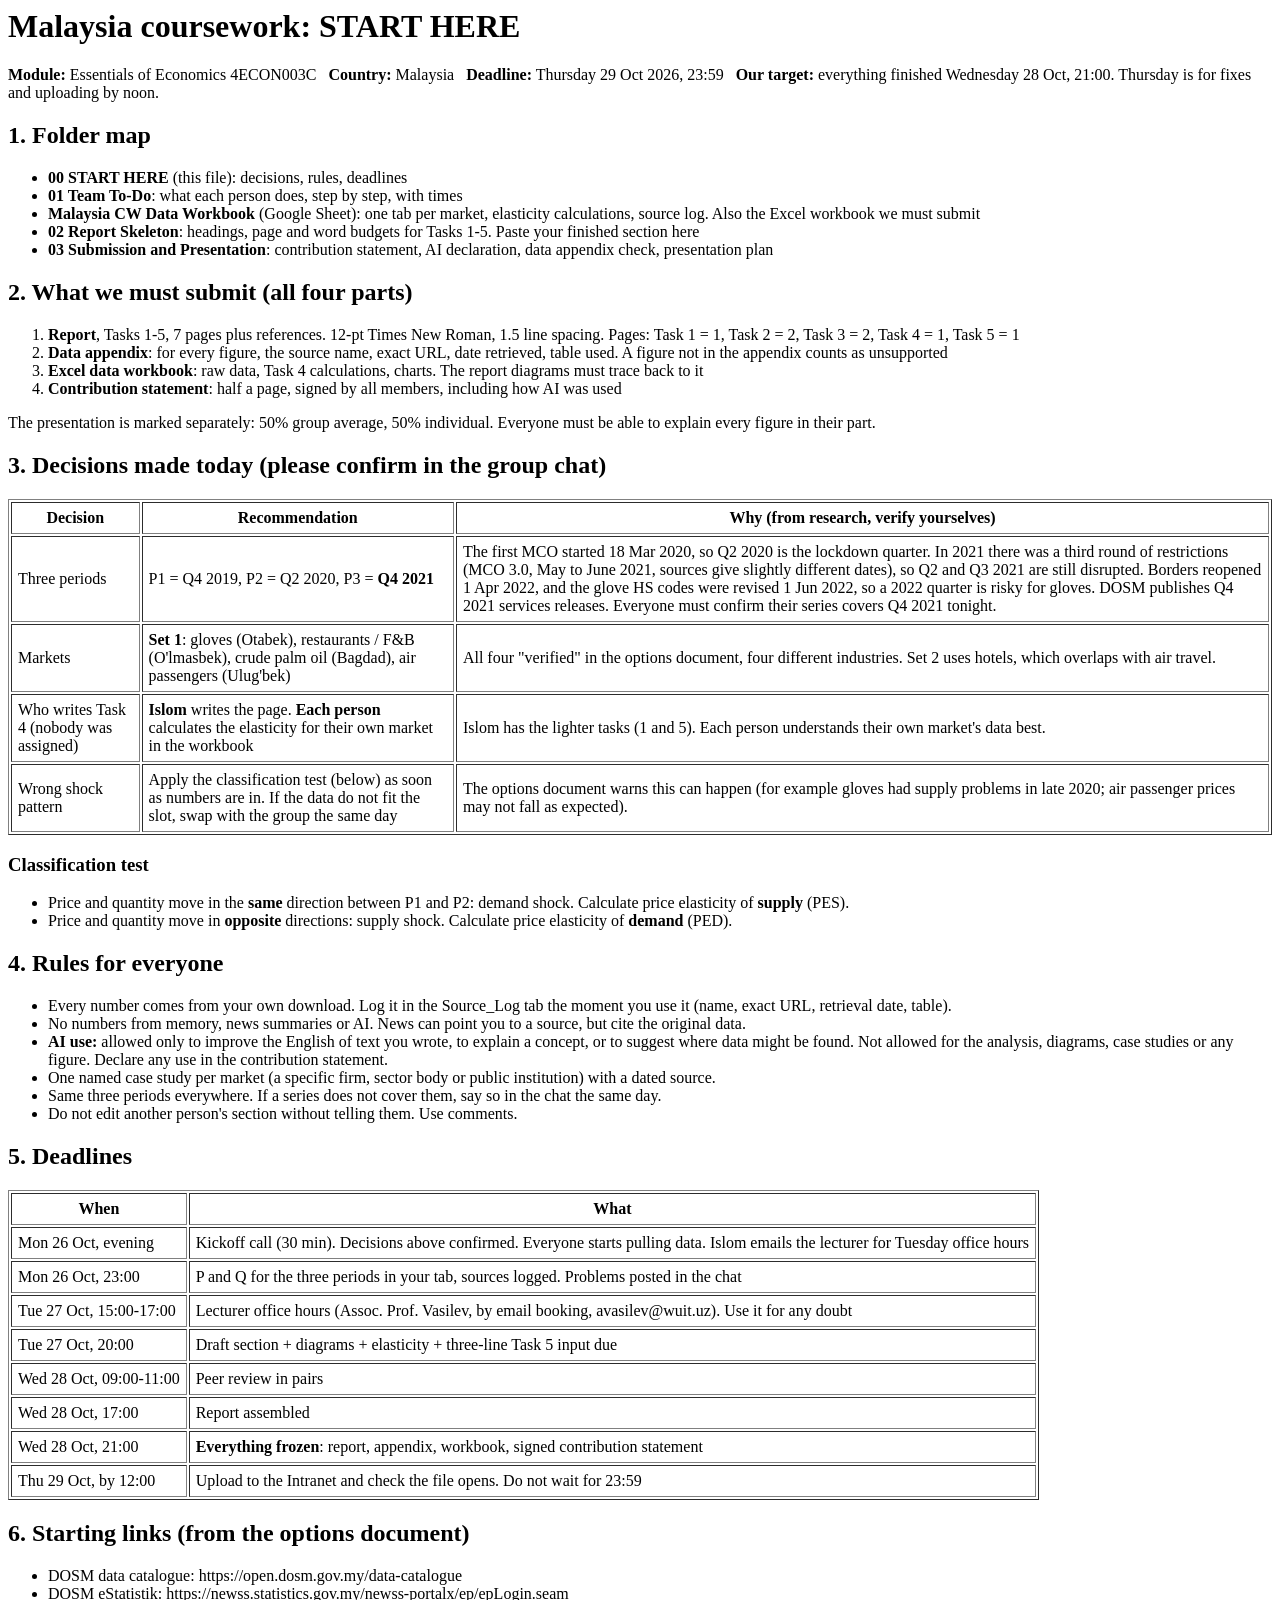
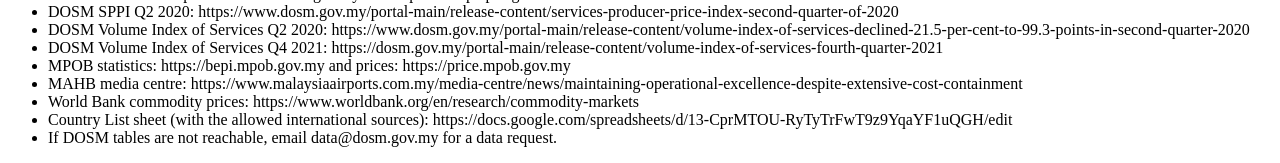
<file: Malaysia_CW/00_START_HERE.html>
<html><head><meta charset="utf-8"><title>00 START HERE - Malaysia CW</title></head><body>
<h1>Malaysia coursework: START HERE</h1>
<p><b>Module:</b> Essentials of Economics 4ECON003C &nbsp; <b>Country:</b> Malaysia &nbsp; <b>Deadline:</b> Thursday 29 Oct 2026, 23:59 &nbsp; <b>Our target:</b> everything finished Wednesday 28 Oct, 21:00. Thursday is for fixes and uploading by noon.</p>

<h2>1. Folder map</h2>
<ul>
<li><b>00 START HERE</b> (this file): decisions, rules, deadlines</li>
<li><b>01 Team To-Do</b>: what each person does, step by step, with times</li>
<li><b>Malaysia CW Data Workbook</b> (Google Sheet): one tab per market, elasticity calculations, source log. Also the Excel workbook we must submit</li>
<li><b>02 Report Skeleton</b>: headings, page and word budgets for Tasks 1-5. Paste your finished section here</li>
<li><b>03 Submission and Presentation</b>: contribution statement, AI declaration, data appendix check, presentation plan</li>
</ul>

<h2>2. What we must submit (all four parts)</h2>
<ol>
<li><b>Report</b>, Tasks 1-5, 7 pages plus references. 12-pt Times New Roman, 1.5 line spacing. Pages: Task 1 = 1, Task 2 = 2, Task 3 = 2, Task 4 = 1, Task 5 = 1</li>
<li><b>Data appendix</b>: for every figure, the source name, exact URL, date retrieved, table used. A figure not in the appendix counts as unsupported</li>
<li><b>Excel data workbook</b>: raw data, Task 4 calculations, charts. The report diagrams must trace back to it</li>
<li><b>Contribution statement</b>: half a page, signed by all members, including how AI was used</li>
</ol>
<p>The presentation is marked separately: 50% group average, 50% individual. Everyone must be able to explain every figure in their part.</p>

<h2>3. Decisions made today (please confirm in the group chat)</h2>
<table border="1" cellpadding="6">
<tr><th>Decision</th><th>Recommendation</th><th>Why (from research, verify yourselves)</th></tr>
<tr><td>Three periods</td><td>P1 = Q4 2019, P2 = Q2 2020, P3 = <b>Q4 2021</b></td><td>The first MCO started 18 Mar 2020, so Q2 2020 is the lockdown quarter. In 2021 there was a third round of restrictions (MCO 3.0, May to June 2021, sources give slightly different dates), so Q2 and Q3 2021 are still disrupted. Borders reopened 1 Apr 2022, and the glove HS codes were revised 1 Jun 2022, so a 2022 quarter is risky for gloves. DOSM publishes Q4 2021 services releases. Everyone must confirm their series covers Q4 2021 tonight.</td></tr>
<tr><td>Markets</td><td><b>Set 1</b>: gloves (Otabek), restaurants / F&amp;B (O'lmasbek), crude palm oil (Bagdad), air passengers (Ulug'bek)</td><td>All four "verified" in the options document, four different industries. Set 2 uses hotels, which overlaps with air travel.</td></tr>
<tr><td>Who writes Task 4 (nobody was assigned)</td><td><b>Islom</b> writes the page. <b>Each person</b> calculates the elasticity for their own market in the workbook</td><td>Islom has the lighter tasks (1 and 5). Each person understands their own market's data best.</td></tr>
<tr><td>Wrong shock pattern</td><td>Apply the classification test (below) as soon as numbers are in. If the data do not fit the slot, swap with the group the same day</td><td>The options document warns this can happen (for example gloves had supply problems in late 2020; air passenger prices may not fall as expected).</td></tr>
</table>

<h3>Classification test</h3>
<ul>
<li>Price and quantity move in the <b>same</b> direction between P1 and P2: demand shock. Calculate price elasticity of <b>supply</b> (PES).</li>
<li>Price and quantity move in <b>opposite</b> directions: supply shock. Calculate price elasticity of <b>demand</b> (PED).</li>
</ul>

<h2>4. Rules for everyone</h2>
<ul>
<li>Every number comes from your own download. Log it in the Source_Log tab the moment you use it (name, exact URL, retrieval date, table).</li>
<li>No numbers from memory, news summaries or AI. News can point you to a source, but cite the original data.</li>
<li><b>AI use:</b> allowed only to improve the English of text you wrote, to explain a concept, or to suggest where data might be found. Not allowed for the analysis, diagrams, case studies or any figure. Declare any use in the contribution statement.</li>
<li>One named case study per market (a specific firm, sector body or public institution) with a dated source.</li>
<li>Same three periods everywhere. If a series does not cover them, say so in the chat the same day.</li>
<li>Do not edit another person's section without telling them. Use comments.</li>
</ul>

<h2>5. Deadlines</h2>
<table border="1" cellpadding="6">
<tr><th>When</th><th>What</th></tr>
<tr><td>Mon 26 Oct, evening</td><td>Kickoff call (30 min). Decisions above confirmed. Everyone starts pulling data. Islom emails the lecturer for Tuesday office hours</td></tr>
<tr><td>Mon 26 Oct, 23:00</td><td>P and Q for the three periods in your tab, sources logged. Problems posted in the chat</td></tr>
<tr><td>Tue 27 Oct, 15:00-17:00</td><td>Lecturer office hours (Assoc. Prof. Vasilev, by email booking, avasilev@wuit.uz). Use it for any doubt</td></tr>
<tr><td>Tue 27 Oct, 20:00</td><td>Draft section + diagrams + elasticity + three-line Task 5 input due</td></tr>
<tr><td>Wed 28 Oct, 09:00-11:00</td><td>Peer review in pairs</td></tr>
<tr><td>Wed 28 Oct, 17:00</td><td>Report assembled</td></tr>
<tr><td>Wed 28 Oct, 21:00</td><td><b>Everything frozen</b>: report, appendix, workbook, signed contribution statement</td></tr>
<tr><td>Thu 29 Oct, by 12:00</td><td>Upload to the Intranet and check the file opens. Do not wait for 23:59</td></tr>
</table>

<h2>6. Starting links (from the options document)</h2>
<ul>
<li>DOSM data catalogue: https://open.dosm.gov.my/data-catalogue</li>
<li>DOSM eStatistik: https://newss.statistics.gov.my/newss-portalx/ep/epLogin.seam</li>
<li>DOSM SPPI Q2 2020: https://www.dosm.gov.my/portal-main/release-content/services-producer-price-index-second-quarter-of-2020</li>
<li>DOSM Volume Index of Services Q2 2020: https://www.dosm.gov.my/portal-main/release-content/volume-index-of-services-declined-21.5-per-cent-to-99.3-points-in-second-quarter-2020</li>
<li>DOSM Volume Index of Services Q4 2021: https://dosm.gov.my/portal-main/release-content/volume-index-of-services-fourth-quarter-2021</li>
<li>MPOB statistics: https://bepi.mpob.gov.my and prices: https://price.mpob.gov.my</li>
<li>MAHB media centre: https://www.malaysiaairports.com.my/media-centre/news/maintaining-operational-excellence-despite-extensive-cost-containment</li>
<li>World Bank commodity prices: https://www.worldbank.org/en/research/commodity-markets</li>
<li>Country List sheet (with the allowed international sources): https://docs.google.com/spreadsheets/d/13-CprMTOU-RyTyTrFwT9z9YqaYF1uQGH/edit</li>
<li>If DOSM tables are not reachable, email data@dosm.gov.my for a data request.</li>
</ul>
</body></html>
</file>
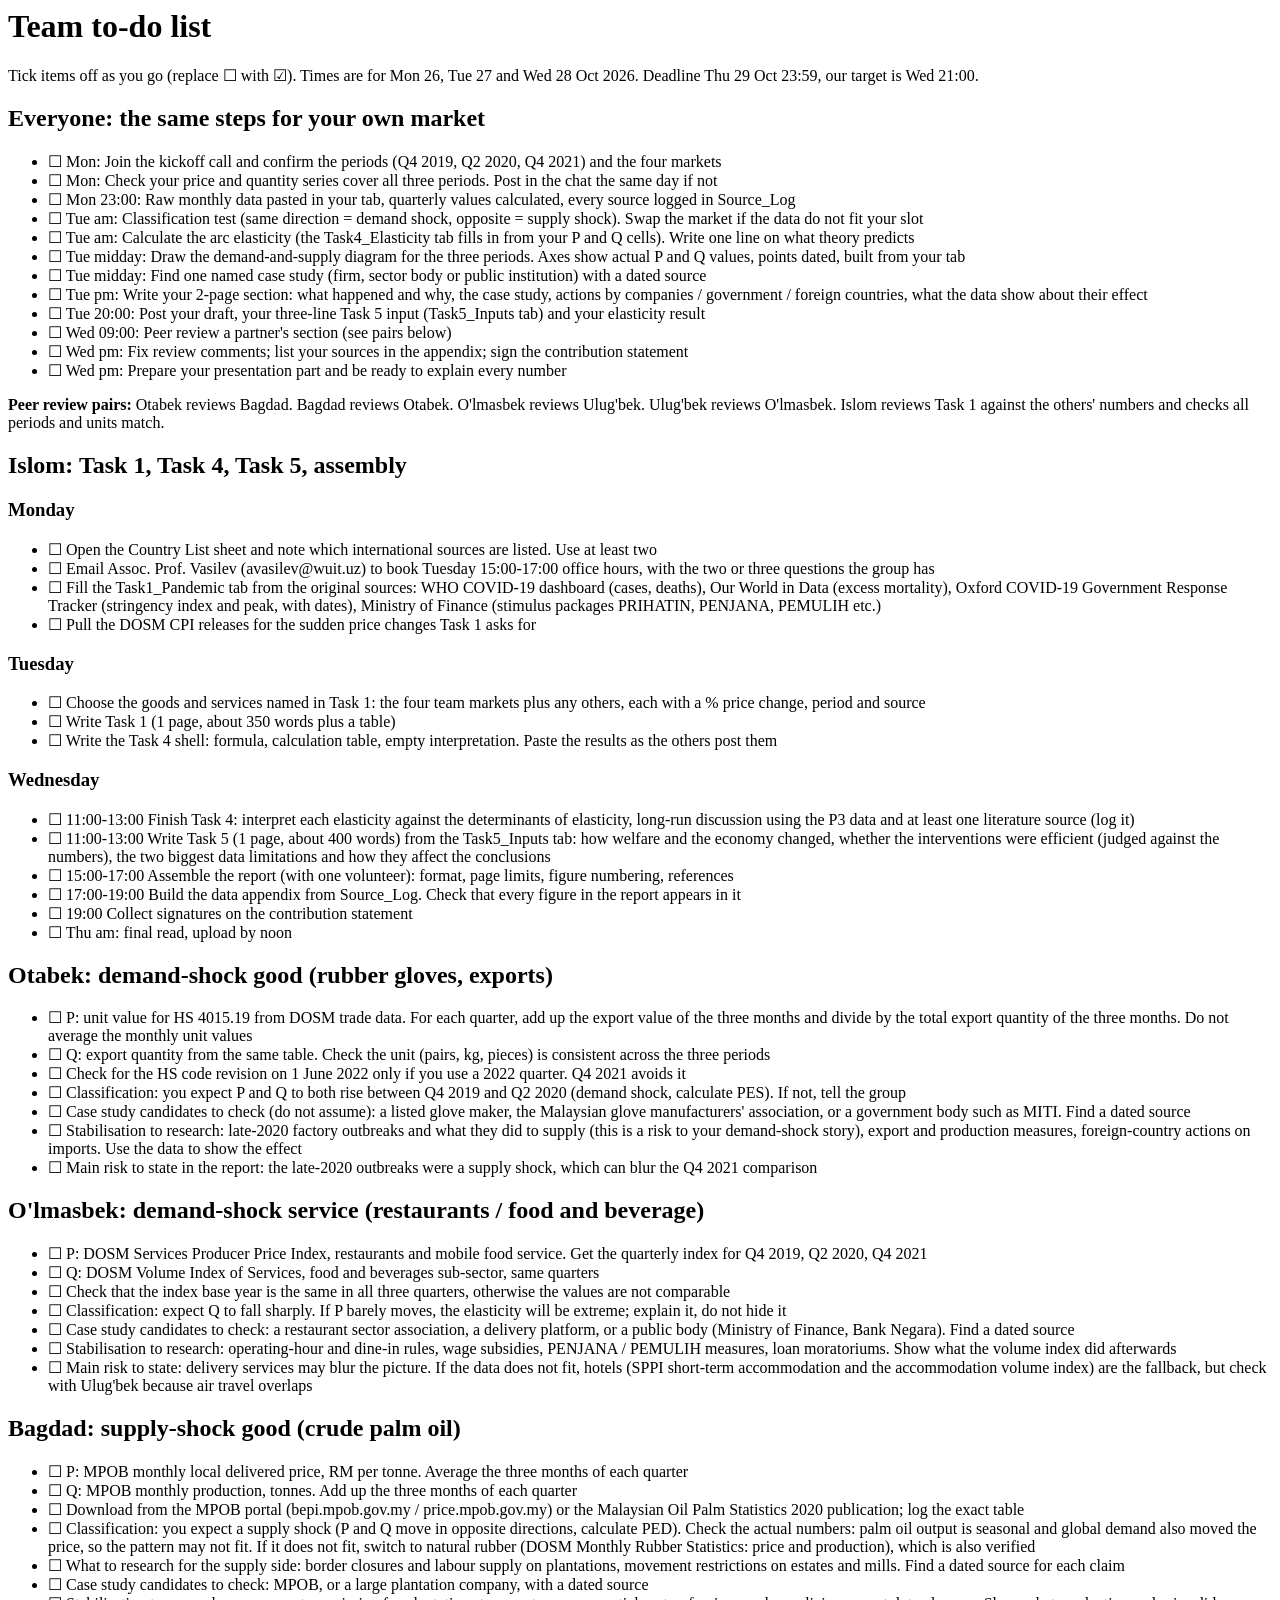
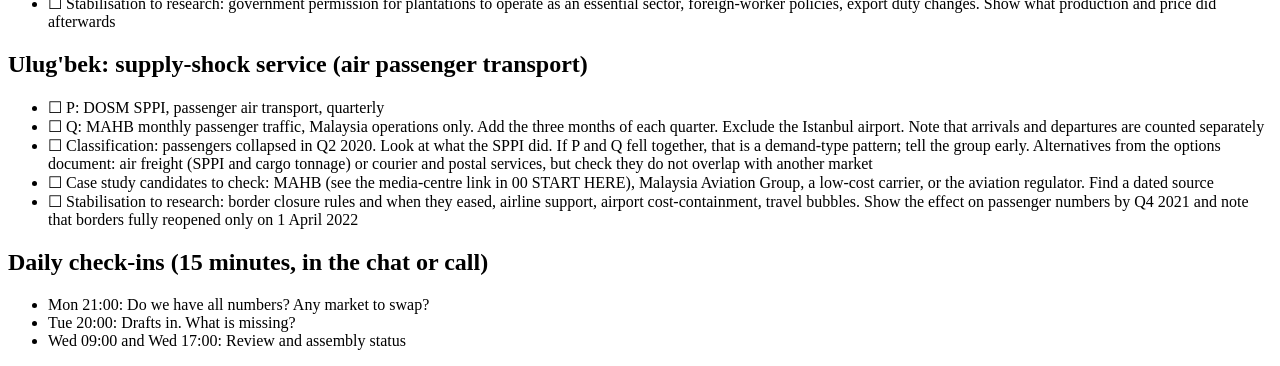
<file: Malaysia_CW/01_Team_Todo.html>
<html><head><meta charset="utf-8"><title>01 Team To-Do - Malaysia CW</title></head><body>
<h1>Team to-do list</h1>
<p>Tick items off as you go (replace ☐ with ☑). Times are for Mon 26, Tue 27 and Wed 28 Oct 2026. Deadline Thu 29 Oct 23:59, our target is Wed 21:00.</p>

<h2>Everyone: the same steps for your own market</h2>
<ul>
<li>☐ Mon: Join the kickoff call and confirm the periods (Q4 2019, Q2 2020, Q4 2021) and the four markets</li>
<li>☐ Mon: Check your price and quantity series cover all three periods. Post in the chat the same day if not</li>
<li>☐ Mon 23:00: Raw monthly data pasted in your tab, quarterly values calculated, every source logged in Source_Log</li>
<li>☐ Tue am: Classification test (same direction = demand shock, opposite = supply shock). Swap the market if the data do not fit your slot</li>
<li>☐ Tue am: Calculate the arc elasticity (the Task4_Elasticity tab fills in from your P and Q cells). Write one line on what theory predicts</li>
<li>☐ Tue midday: Draw the demand-and-supply diagram for the three periods. Axes show actual P and Q values, points dated, built from your tab</li>
<li>☐ Tue midday: Find one named case study (firm, sector body or public institution) with a dated source</li>
<li>☐ Tue pm: Write your 2-page section: what happened and why, the case study, actions by companies / government / foreign countries, what the data show about their effect</li>
<li>☐ Tue 20:00: Post your draft, your three-line Task 5 input (Task5_Inputs tab) and your elasticity result</li>
<li>☐ Wed 09:00: Peer review a partner's section (see pairs below)</li>
<li>☐ Wed pm: Fix review comments; list your sources in the appendix; sign the contribution statement</li>
<li>☐ Wed pm: Prepare your presentation part and be ready to explain every number</li>
</ul>
<p><b>Peer review pairs:</b> Otabek reviews Bagdad. Bagdad reviews Otabek. O'lmasbek reviews Ulug'bek. Ulug'bek reviews O'lmasbek. Islom reviews Task 1 against the others' numbers and checks all periods and units match.</p>

<h2>Islom: Task 1, Task 4, Task 5, assembly</h2>
<h3>Monday</h3>
<ul>
<li>☐ Open the Country List sheet and note which international sources are listed. Use at least two</li>
<li>☐ Email Assoc. Prof. Vasilev (avasilev@wuit.uz) to book Tuesday 15:00-17:00 office hours, with the two or three questions the group has</li>
<li>☐ Fill the Task1_Pandemic tab from the original sources: WHO COVID-19 dashboard (cases, deaths), Our World in Data (excess mortality), Oxford COVID-19 Government Response Tracker (stringency index and peak, with dates), Ministry of Finance (stimulus packages PRIHATIN, PENJANA, PEMULIH etc.)</li>
<li>☐ Pull the DOSM CPI releases for the sudden price changes Task 1 asks for</li>
</ul>
<h3>Tuesday</h3>
<ul>
<li>☐ Choose the goods and services named in Task 1: the four team markets plus any others, each with a % price change, period and source</li>
<li>☐ Write Task 1 (1 page, about 350 words plus a table)</li>
<li>☐ Write the Task 4 shell: formula, calculation table, empty interpretation. Paste the results as the others post them</li>
</ul>
<h3>Wednesday</h3>
<ul>
<li>☐ 11:00-13:00 Finish Task 4: interpret each elasticity against the determinants of elasticity, long-run discussion using the P3 data and at least one literature source (log it)</li>
<li>☐ 11:00-13:00 Write Task 5 (1 page, about 400 words) from the Task5_Inputs tab: how welfare and the economy changed, whether the interventions were efficient (judged against the numbers), the two biggest data limitations and how they affect the conclusions</li>
<li>☐ 15:00-17:00 Assemble the report (with one volunteer): format, page limits, figure numbering, references</li>
<li>☐ 17:00-19:00 Build the data appendix from Source_Log. Check that every figure in the report appears in it</li>
<li>☐ 19:00 Collect signatures on the contribution statement</li>
<li>☐ Thu am: final read, upload by noon</li>
</ul>

<h2>Otabek: demand-shock good (rubber gloves, exports)</h2>
<ul>
<li>☐ P: unit value for HS 4015.19 from DOSM trade data. For each quarter, add up the export value of the three months and divide by the total export quantity of the three months. Do not average the monthly unit values</li>
<li>☐ Q: export quantity from the same table. Check the unit (pairs, kg, pieces) is consistent across the three periods</li>
<li>☐ Check for the HS code revision on 1 June 2022 only if you use a 2022 quarter. Q4 2021 avoids it</li>
<li>☐ Classification: you expect P and Q to both rise between Q4 2019 and Q2 2020 (demand shock, calculate PES). If not, tell the group</li>
<li>☐ Case study candidates to check (do not assume): a listed glove maker, the Malaysian glove manufacturers' association, or a government body such as MITI. Find a dated source</li>
<li>☐ Stabilisation to research: late-2020 factory outbreaks and what they did to supply (this is a risk to your demand-shock story), export and production measures, foreign-country actions on imports. Use the data to show the effect</li>
<li>☐ Main risk to state in the report: the late-2020 outbreaks were a supply shock, which can blur the Q4 2021 comparison</li>
</ul>

<h2>O'lmasbek: demand-shock service (restaurants / food and beverage)</h2>
<ul>
<li>☐ P: DOSM Services Producer Price Index, restaurants and mobile food service. Get the quarterly index for Q4 2019, Q2 2020, Q4 2021</li>
<li>☐ Q: DOSM Volume Index of Services, food and beverages sub-sector, same quarters</li>
<li>☐ Check that the index base year is the same in all three quarters, otherwise the values are not comparable</li>
<li>☐ Classification: expect Q to fall sharply. If P barely moves, the elasticity will be extreme; explain it, do not hide it</li>
<li>☐ Case study candidates to check: a restaurant sector association, a delivery platform, or a public body (Ministry of Finance, Bank Negara). Find a dated source</li>
<li>☐ Stabilisation to research: operating-hour and dine-in rules, wage subsidies, PENJANA / PEMULIH measures, loan moratoriums. Show what the volume index did afterwards</li>
<li>☐ Main risk to state: delivery services may blur the picture. If the data does not fit, hotels (SPPI short-term accommodation and the accommodation volume index) are the fallback, but check with Ulug'bek because air travel overlaps</li>
</ul>

<h2>Bagdad: supply-shock good (crude palm oil)</h2>
<ul>
<li>☐ P: MPOB monthly local delivered price, RM per tonne. Average the three months of each quarter</li>
<li>☐ Q: MPOB monthly production, tonnes. Add up the three months of each quarter</li>
<li>☐ Download from the MPOB portal (bepi.mpob.gov.my / price.mpob.gov.my) or the Malaysian Oil Palm Statistics 2020 publication; log the exact table</li>
<li>☐ Classification: you expect a supply shock (P and Q move in opposite directions, calculate PED). Check the actual numbers: palm oil output is seasonal and global demand also moved the price, so the pattern may not fit. If it does not fit, switch to natural rubber (DOSM Monthly Rubber Statistics: price and production), which is also verified</li>
<li>☐ What to research for the supply side: border closures and labour supply on plantations, movement restrictions on estates and mills. Find a dated source for each claim</li>
<li>☐ Case study candidates to check: MPOB, or a large plantation company, with a dated source</li>
<li>☐ Stabilisation to research: government permission for plantations to operate as an essential sector, foreign-worker policies, export duty changes. Show what production and price did afterwards</li>
</ul>

<h2>Ulug'bek: supply-shock service (air passenger transport)</h2>
<ul>
<li>☐ P: DOSM SPPI, passenger air transport, quarterly</li>
<li>☐ Q: MAHB monthly passenger traffic, Malaysia operations only. Add the three months of each quarter. Exclude the Istanbul airport. Note that arrivals and departures are counted separately</li>
<li>☐ Classification: passengers collapsed in Q2 2020. Look at what the SPPI did. If P and Q fell together, that is a demand-type pattern; tell the group early. Alternatives from the options document: air freight (SPPI and cargo tonnage) or courier and postal services, but check they do not overlap with another market</li>
<li>☐ Case study candidates to check: MAHB (see the media-centre link in 00 START HERE), Malaysia Aviation Group, a low-cost carrier, or the aviation regulator. Find a dated source</li>
<li>☐ Stabilisation to research: border closure rules and when they eased, airline support, airport cost-containment, travel bubbles. Show the effect on passenger numbers by Q4 2021 and note that borders fully reopened only on 1 April 2022</li>
</ul>

<h2>Daily check-ins (15 minutes, in the chat or call)</h2>
<ul>
<li>Mon 21:00: Do we have all numbers? Any market to swap?</li>
<li>Tue 20:00: Drafts in. What is missing?</li>
<li>Wed 09:00 and Wed 17:00: Review and assembly status</li>
</ul>
</body></html>
</file>
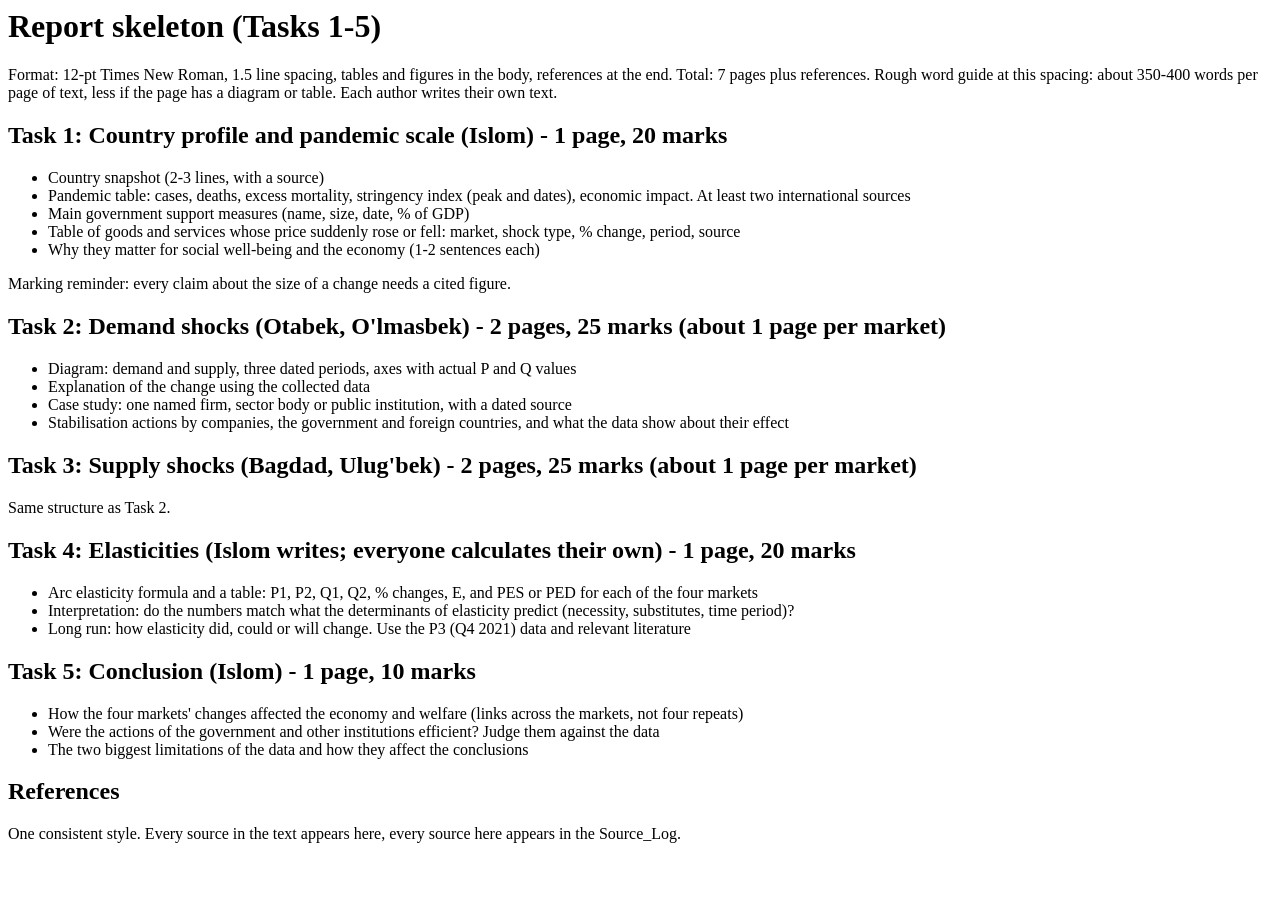
<file: Malaysia_CW/02_Report_Skeleton.html>
<html><head><meta charset="utf-8"><title>02 Report Skeleton - Malaysia CW</title></head><body>
<h1>Report skeleton (Tasks 1-5)</h1>
<p>Format: 12-pt Times New Roman, 1.5 line spacing, tables and figures in the body, references at the end. Total: 7 pages plus references. Rough word guide at this spacing: about 350-400 words per page of text, less if the page has a diagram or table. Each author writes their own text.</p>

<h2>Task 1: Country profile and pandemic scale (Islom) - 1 page, 20 marks</h2>
<ul>
<li>Country snapshot (2-3 lines, with a source)</li>
<li>Pandemic table: cases, deaths, excess mortality, stringency index (peak and dates), economic impact. At least two international sources</li>
<li>Main government support measures (name, size, date, % of GDP)</li>
<li>Table of goods and services whose price suddenly rose or fell: market, shock type, % change, period, source</li>
<li>Why they matter for social well-being and the economy (1-2 sentences each)</li>
</ul>
<p>Marking reminder: every claim about the size of a change needs a cited figure.</p>

<h2>Task 2: Demand shocks (Otabek, O'lmasbek) - 2 pages, 25 marks (about 1 page per market)</h2>
<ul>
<li>Diagram: demand and supply, three dated periods, axes with actual P and Q values</li>
<li>Explanation of the change using the collected data</li>
<li>Case study: one named firm, sector body or public institution, with a dated source</li>
<li>Stabilisation actions by companies, the government and foreign countries, and what the data show about their effect</li>
</ul>

<h2>Task 3: Supply shocks (Bagdad, Ulug'bek) - 2 pages, 25 marks (about 1 page per market)</h2>
<p>Same structure as Task 2.</p>

<h2>Task 4: Elasticities (Islom writes; everyone calculates their own) - 1 page, 20 marks</h2>
<ul>
<li>Arc elasticity formula and a table: P1, P2, Q1, Q2, % changes, E, and PES or PED for each of the four markets</li>
<li>Interpretation: do the numbers match what the determinants of elasticity predict (necessity, substitutes, time period)?</li>
<li>Long run: how elasticity did, could or will change. Use the P3 (Q4 2021) data and relevant literature</li>
</ul>

<h2>Task 5: Conclusion (Islom) - 1 page, 10 marks</h2>
<ul>
<li>How the four markets' changes affected the economy and welfare (links across the markets, not four repeats)</li>
<li>Were the actions of the government and other institutions efficient? Judge them against the data</li>
<li>The two biggest limitations of the data and how they affect the conclusions</li>
</ul>

<h2>References</h2>
<p>One consistent style. Every source in the text appears here, every source here appears in the Source_Log.</p>
</body></html>
</file>
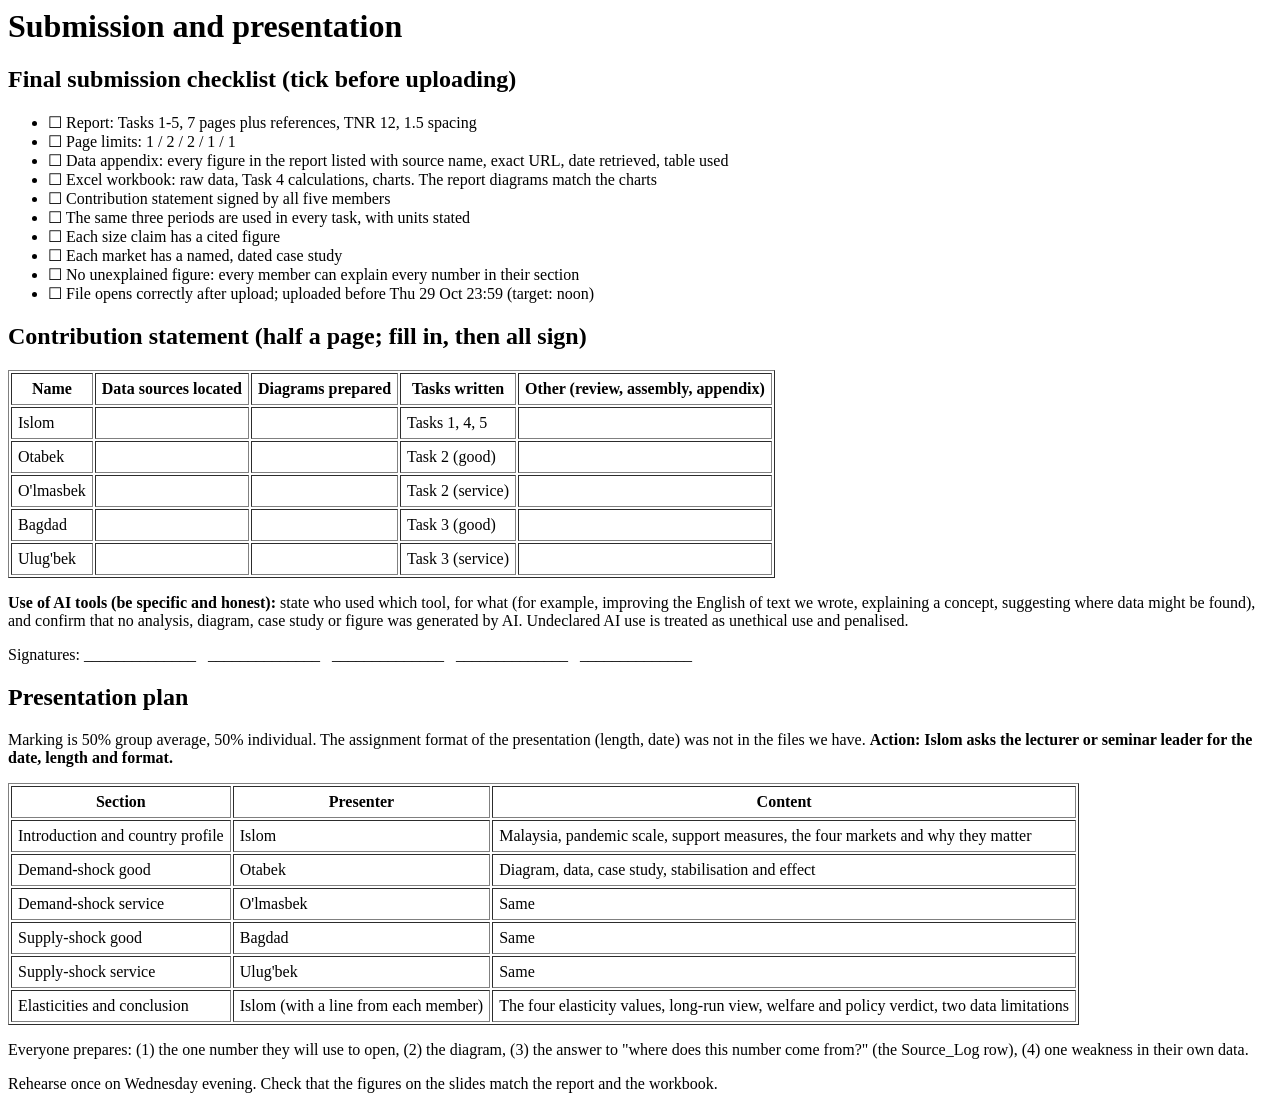
<file: Malaysia_CW/03_Submission_and_Presentation.html>
<html><head><meta charset="utf-8"><title>03 Submission and Presentation - Malaysia CW</title></head><body>
<h1>Submission and presentation</h1>

<h2>Final submission checklist (tick before uploading)</h2>
<ul>
<li>☐ Report: Tasks 1-5, 7 pages plus references, TNR 12, 1.5 spacing</li>
<li>☐ Page limits: 1 / 2 / 2 / 1 / 1</li>
<li>☐ Data appendix: every figure in the report listed with source name, exact URL, date retrieved, table used</li>
<li>☐ Excel workbook: raw data, Task 4 calculations, charts. The report diagrams match the charts</li>
<li>☐ Contribution statement signed by all five members</li>
<li>☐ The same three periods are used in every task, with units stated</li>
<li>☐ Each size claim has a cited figure</li>
<li>☐ Each market has a named, dated case study</li>
<li>☐ No unexplained figure: every member can explain every number in their section</li>
<li>☐ File opens correctly after upload; uploaded before Thu 29 Oct 23:59 (target: noon)</li>
</ul>

<h2>Contribution statement (half a page; fill in, then all sign)</h2>
<table border="1" cellpadding="6">
<tr><th>Name</th><th>Data sources located</th><th>Diagrams prepared</th><th>Tasks written</th><th>Other (review, assembly, appendix)</th></tr>
<tr><td>Islom</td><td></td><td></td><td>Tasks 1, 4, 5</td><td></td></tr>
<tr><td>Otabek</td><td></td><td></td><td>Task 2 (good)</td><td></td></tr>
<tr><td>O'lmasbek</td><td></td><td></td><td>Task 2 (service)</td><td></td></tr>
<tr><td>Bagdad</td><td></td><td></td><td>Task 3 (good)</td><td></td></tr>
<tr><td>Ulug'bek</td><td></td><td></td><td>Task 3 (service)</td><td></td></tr>
</table>
<p><b>Use of AI tools (be specific and honest):</b> state who used which tool, for what (for example, improving the English of text we wrote, explaining a concept, suggesting where data might be found), and confirm that no analysis, diagram, case study or figure was generated by AI. Undeclared AI use is treated as unethical use and penalised.</p>
<p>Signatures: ______________ &nbsp; ______________ &nbsp; ______________ &nbsp; ______________ &nbsp; ______________</p>

<h2>Presentation plan</h2>
<p>Marking is 50% group average, 50% individual. The assignment format of the presentation (length, date) was not in the files we have. <b>Action: Islom asks the lecturer or seminar leader for the date, length and format.</b></p>
<table border="1" cellpadding="6">
<tr><th>Section</th><th>Presenter</th><th>Content</th></tr>
<tr><td>Introduction and country profile</td><td>Islom</td><td>Malaysia, pandemic scale, support measures, the four markets and why they matter</td></tr>
<tr><td>Demand-shock good</td><td>Otabek</td><td>Diagram, data, case study, stabilisation and effect</td></tr>
<tr><td>Demand-shock service</td><td>O'lmasbek</td><td>Same</td></tr>
<tr><td>Supply-shock good</td><td>Bagdad</td><td>Same</td></tr>
<tr><td>Supply-shock service</td><td>Ulug'bek</td><td>Same</td></tr>
<tr><td>Elasticities and conclusion</td><td>Islom (with a line from each member)</td><td>The four elasticity values, long-run view, welfare and policy verdict, two data limitations</td></tr>
</table>
<p>Everyone prepares: (1) the one number they will use to open, (2) the diagram, (3) the answer to "where does this number come from?" (the Source_Log row), (4) one weakness in their own data.</p>
<p>Rehearse once on Wednesday evening. Check that the figures on the slides match the report and the workbook.</p>
</body></html>
</file>
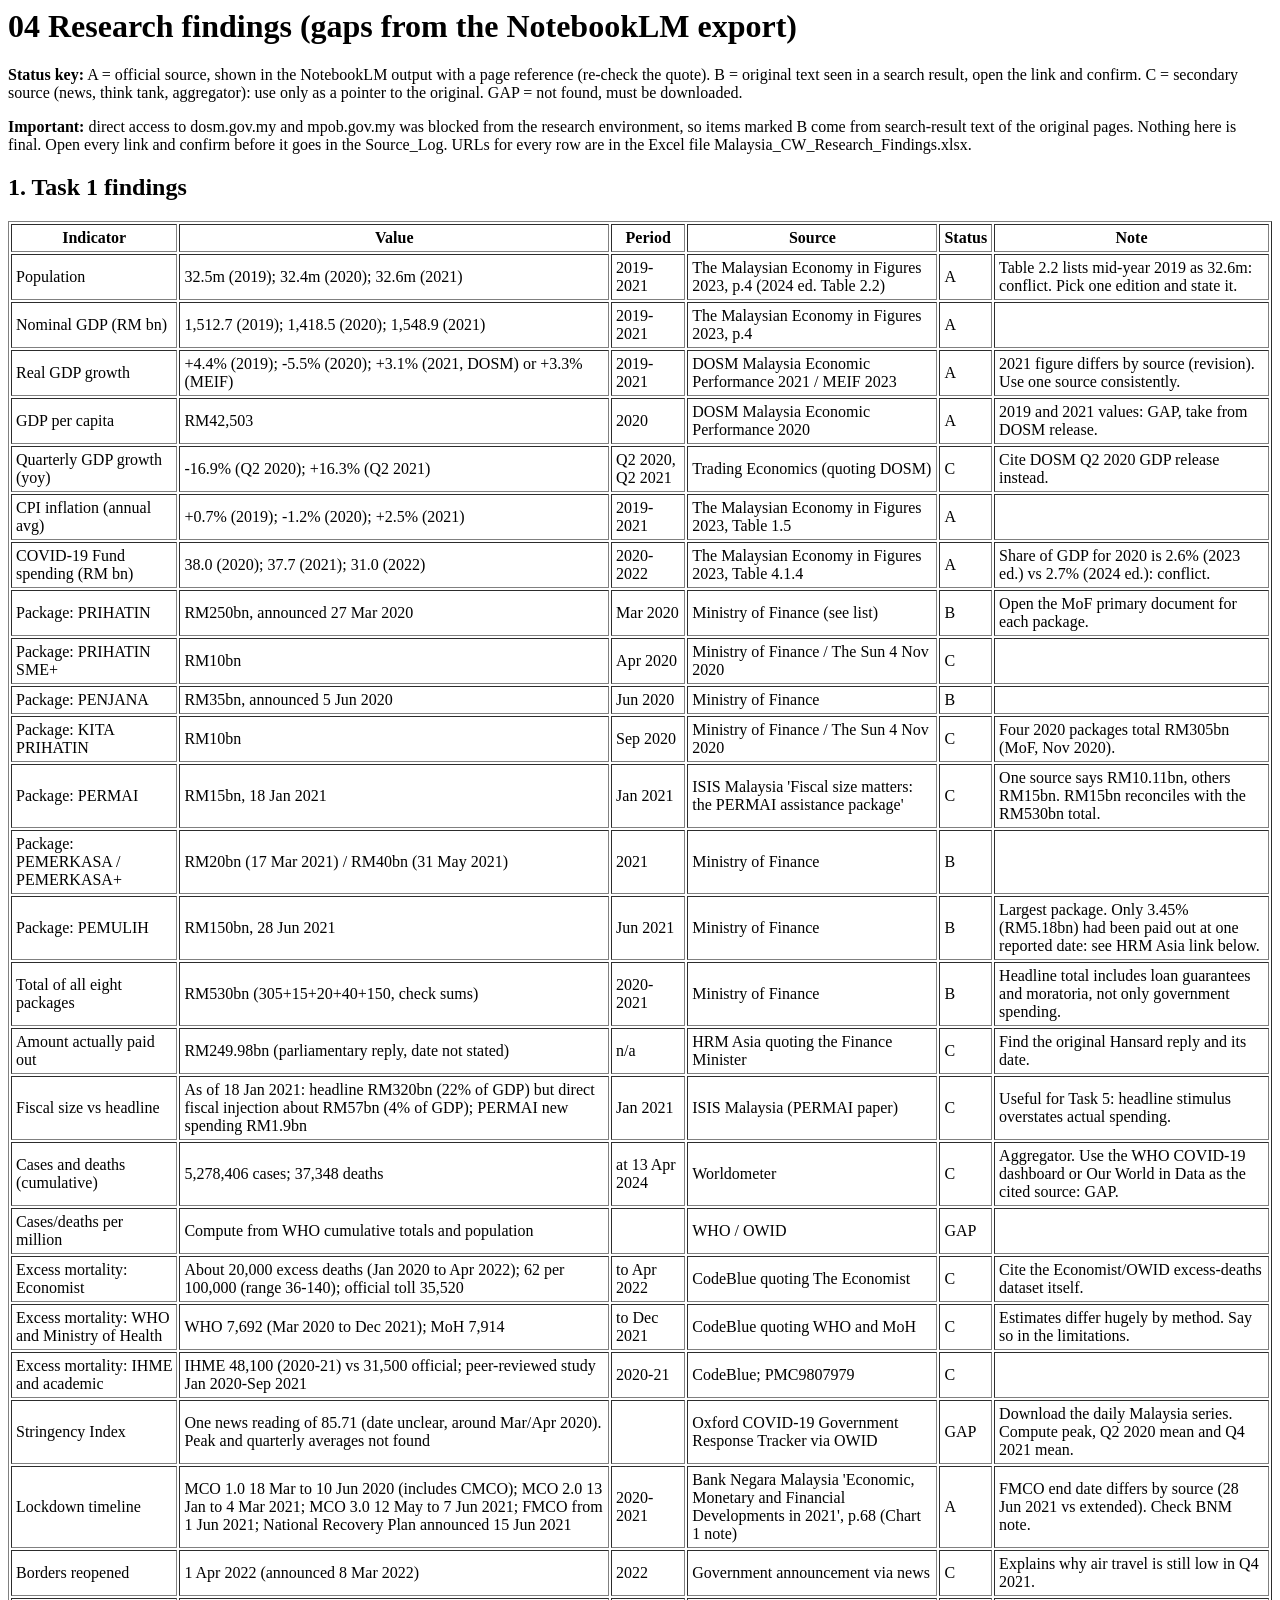
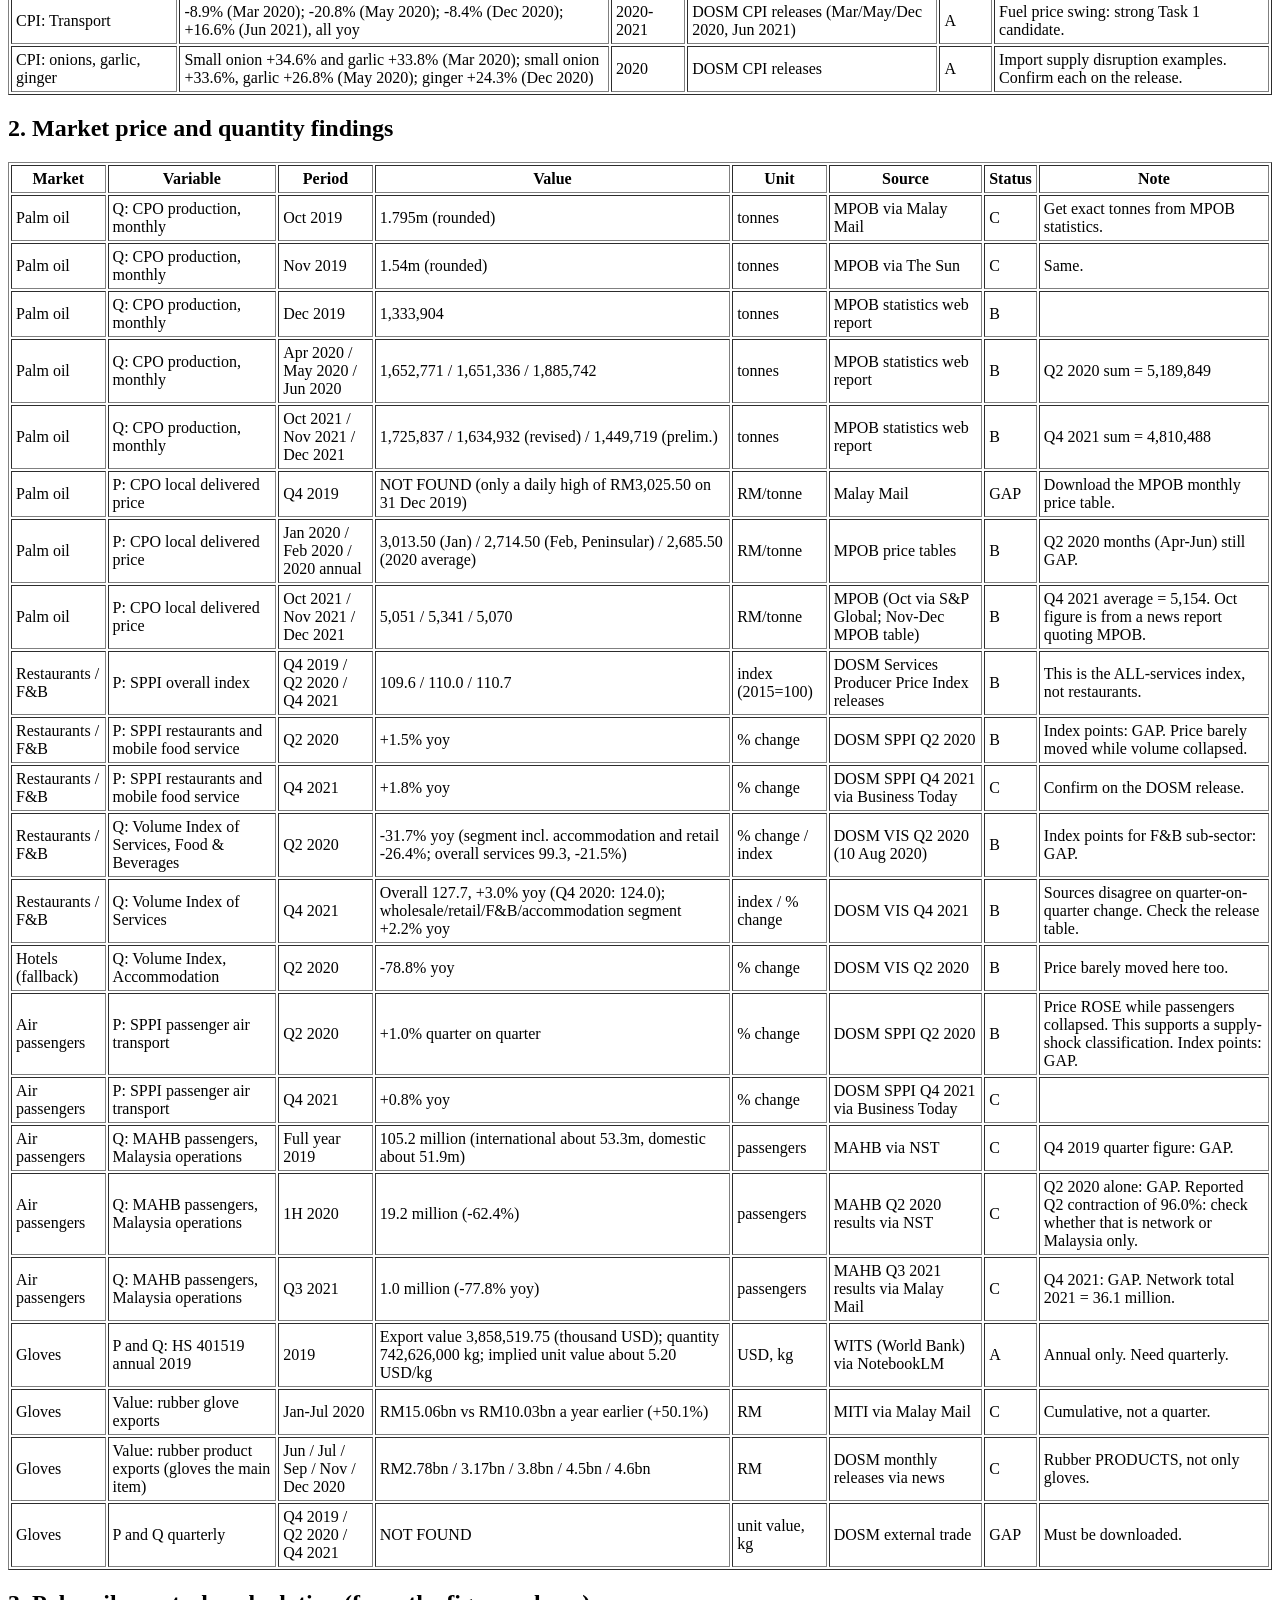
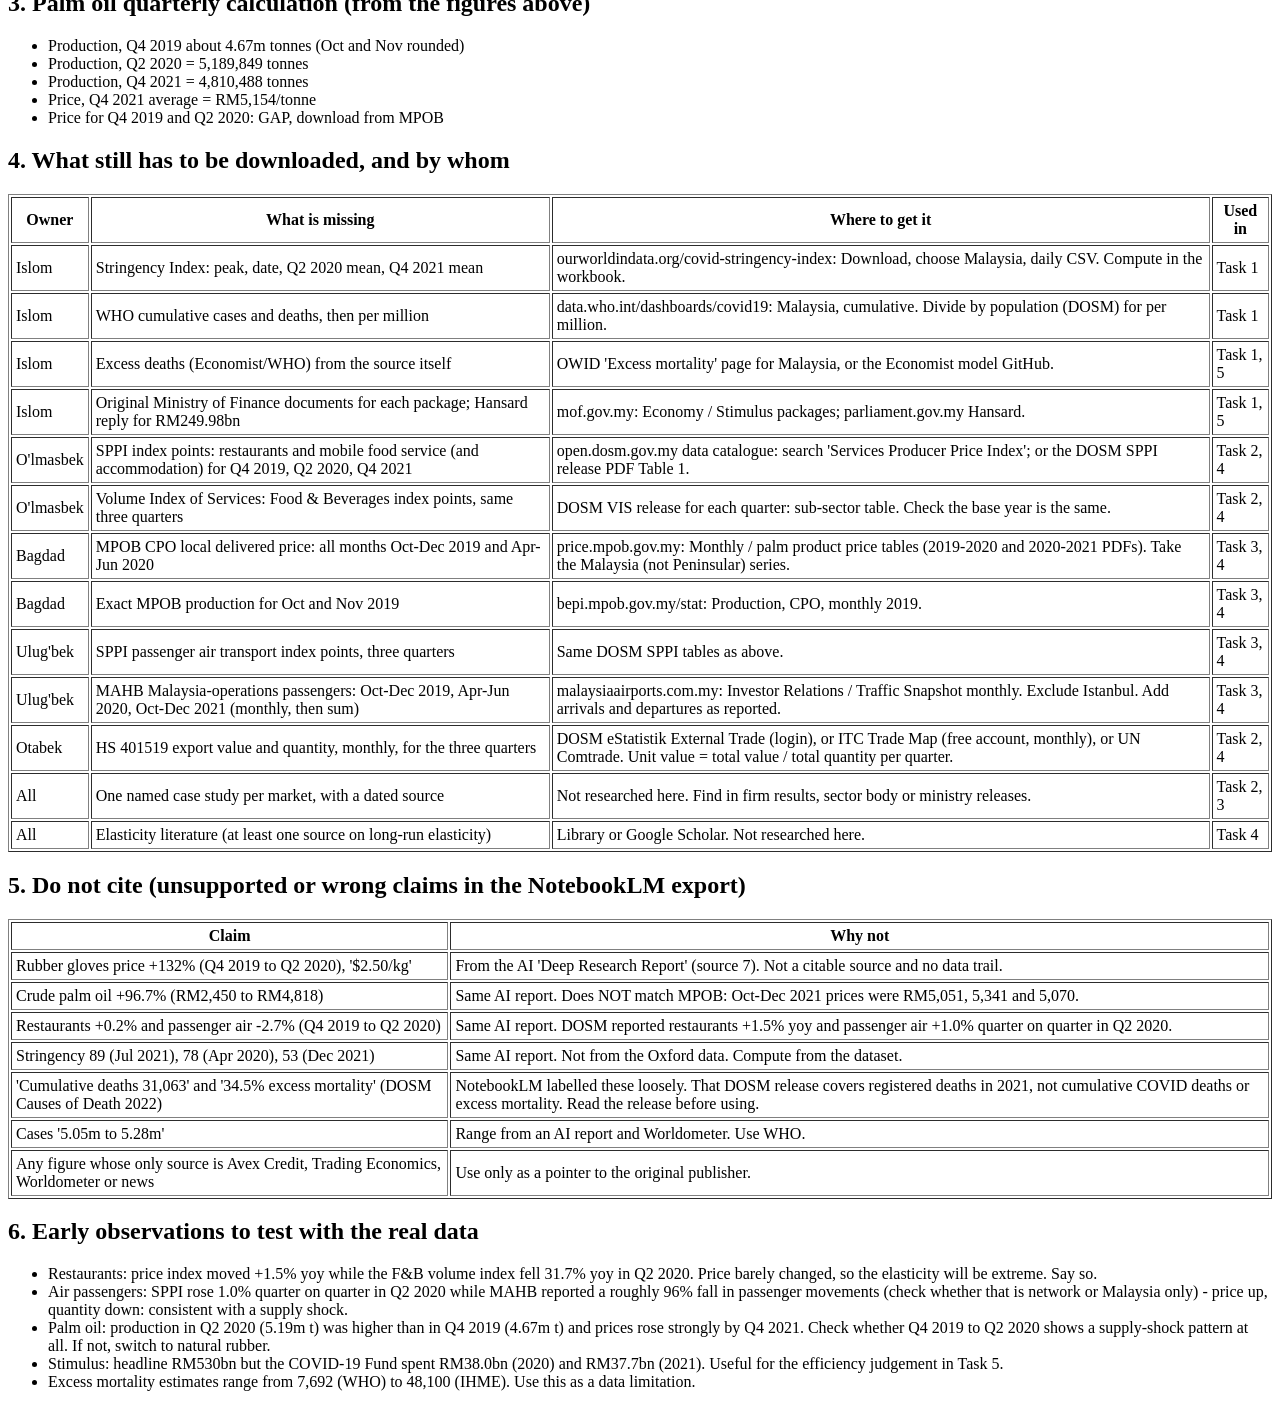
<file: Malaysia_CW/04_Research_Findings.html>
<html><head><meta charset="utf-8"><title>04 Research Findings - Malaysia CW</title></head><body>
<h1>04 Research findings (gaps from the NotebookLM export)</h1>
<p><b>Status key:</b> A = official source, shown in the NotebookLM output with a page reference (re-check the quote). B = original text seen in a search result, open the link and confirm. C = secondary source (news, think tank, aggregator): use only as a pointer to the original. GAP = not found, must be downloaded.</p>
<p><b>Important:</b> direct access to dosm.gov.my and mpob.gov.my was blocked from the research environment, so items marked B come from search-result text of the original pages. Nothing here is final. Open every link and confirm before it goes in the Source_Log. URLs for every row are in the Excel file Malaysia_CW_Research_Findings.xlsx.</p>
<h2>1. Task 1 findings</h2>
<table border="1" cellpadding="4"><tr><th>Indicator</th><th>Value</th><th>Period</th><th>Source</th><th>Status</th><th>Note</th></tr><tr><td>Population</td><td>32.5m (2019); 32.4m (2020); 32.6m (2021)</td><td>2019-2021</td><td>The Malaysian Economy in Figures 2023, p.4 (2024 ed. Table 2.2)</td><td>A</td><td>Table 2.2 lists mid-year 2019 as 32.6m: conflict. Pick one edition and state it.</td></tr><tr><td>Nominal GDP (RM bn)</td><td>1,512.7 (2019); 1,418.5 (2020); 1,548.9 (2021)</td><td>2019-2021</td><td>The Malaysian Economy in Figures 2023, p.4</td><td>A</td><td></td></tr><tr><td>Real GDP growth</td><td>+4.4% (2019); -5.5% (2020); +3.1% (2021, DOSM) or +3.3% (MEIF)</td><td>2019-2021</td><td>DOSM Malaysia Economic Performance 2021 / MEIF 2023</td><td>A</td><td>2021 figure differs by source (revision). Use one source consistently.</td></tr><tr><td>GDP per capita</td><td>RM42,503</td><td>2020</td><td>DOSM Malaysia Economic Performance 2020</td><td>A</td><td>2019 and 2021 values: GAP, take from DOSM release.</td></tr><tr><td>Quarterly GDP growth (yoy)</td><td>-16.9% (Q2 2020); +16.3% (Q2 2021)</td><td>Q2 2020, Q2 2021</td><td>Trading Economics (quoting DOSM)</td><td>C</td><td>Cite DOSM Q2 2020 GDP release instead.</td></tr><tr><td>CPI inflation (annual avg)</td><td>+0.7% (2019); -1.2% (2020); +2.5% (2021)</td><td>2019-2021</td><td>The Malaysian Economy in Figures 2023, Table 1.5</td><td>A</td><td></td></tr><tr><td>COVID-19 Fund spending (RM bn)</td><td>38.0 (2020); 37.7 (2021); 31.0 (2022)</td><td>2020-2022</td><td>The Malaysian Economy in Figures 2023, Table 4.1.4</td><td>A</td><td>Share of GDP for 2020 is 2.6% (2023 ed.) vs 2.7% (2024 ed.): conflict.</td></tr><tr><td>Package: PRIHATIN</td><td>RM250bn, announced 27 Mar 2020</td><td>Mar 2020</td><td>Ministry of Finance (see list)</td><td>B</td><td>Open the MoF primary document for each package.</td></tr><tr><td>Package: PRIHATIN SME+</td><td>RM10bn</td><td>Apr 2020</td><td>Ministry of Finance / The Sun 4 Nov 2020</td><td>C</td><td></td></tr><tr><td>Package: PENJANA</td><td>RM35bn, announced 5 Jun 2020</td><td>Jun 2020</td><td>Ministry of Finance</td><td>B</td><td></td></tr><tr><td>Package: KITA PRIHATIN</td><td>RM10bn</td><td>Sep 2020</td><td>Ministry of Finance / The Sun 4 Nov 2020</td><td>C</td><td>Four 2020 packages total RM305bn (MoF, Nov 2020).</td></tr><tr><td>Package: PERMAI</td><td>RM15bn, 18 Jan 2021</td><td>Jan 2021</td><td>ISIS Malaysia &#x27;Fiscal size matters: the PERMAI assistance package&#x27;</td><td>C</td><td>One source says RM10.11bn, others RM15bn. RM15bn reconciles with the RM530bn total.</td></tr><tr><td>Package: PEMERKASA / PEMERKASA+</td><td>RM20bn (17 Mar 2021) / RM40bn (31 May 2021)</td><td>2021</td><td>Ministry of Finance</td><td>B</td><td></td></tr><tr><td>Package: PEMULIH</td><td>RM150bn, 28 Jun 2021</td><td>Jun 2021</td><td>Ministry of Finance</td><td>B</td><td>Largest package. Only 3.45% (RM5.18bn) had been paid out at one reported date: see HRM Asia link below.</td></tr><tr><td>Total of all eight packages</td><td>RM530bn (305+15+20+40+150, check sums)</td><td>2020-2021</td><td>Ministry of Finance</td><td>B</td><td>Headline total includes loan guarantees and moratoria, not only government spending.</td></tr><tr><td>Amount actually paid out</td><td>RM249.98bn (parliamentary reply, date not stated)</td><td>n/a</td><td>HRM Asia quoting the Finance Minister</td><td>C</td><td>Find the original Hansard reply and its date.</td></tr><tr><td>Fiscal size vs headline</td><td>As of 18 Jan 2021: headline RM320bn (22% of GDP) but direct fiscal injection about RM57bn (4% of GDP); PERMAI new spending RM1.9bn</td><td>Jan 2021</td><td>ISIS Malaysia (PERMAI paper)</td><td>C</td><td>Useful for Task 5: headline stimulus overstates actual spending.</td></tr><tr><td>Cases and deaths (cumulative)</td><td>5,278,406 cases; 37,348 deaths</td><td>at 13 Apr 2024</td><td>Worldometer</td><td>C</td><td>Aggregator. Use the WHO COVID-19 dashboard or Our World in Data as the cited source: GAP.</td></tr><tr><td>Cases/deaths per million</td><td>Compute from WHO cumulative totals and population</td><td></td><td>WHO / OWID</td><td>GAP</td><td></td></tr><tr><td>Excess mortality: Economist</td><td>About 20,000 excess deaths (Jan 2020 to Apr 2022); 62 per 100,000 (range 36-140); official toll 35,520</td><td>to Apr 2022</td><td>CodeBlue quoting The Economist</td><td>C</td><td>Cite the Economist/OWID excess-deaths dataset itself.</td></tr><tr><td>Excess mortality: WHO and Ministry of Health</td><td>WHO 7,692 (Mar 2020 to Dec 2021); MoH 7,914</td><td>to Dec 2021</td><td>CodeBlue quoting WHO and MoH</td><td>C</td><td>Estimates differ hugely by method. Say so in the limitations.</td></tr><tr><td>Excess mortality: IHME and academic</td><td>IHME 48,100 (2020-21) vs 31,500 official; peer-reviewed study Jan 2020-Sep 2021</td><td>2020-21</td><td>CodeBlue; PMC9807979</td><td>C</td><td></td></tr><tr><td>Stringency Index</td><td>One news reading of 85.71 (date unclear, around Mar/Apr 2020). Peak and quarterly averages not found</td><td></td><td>Oxford COVID-19 Government Response Tracker via OWID</td><td>GAP</td><td>Download the daily Malaysia series. Compute peak, Q2 2020 mean and Q4 2021 mean.</td></tr><tr><td>Lockdown timeline</td><td>MCO 1.0 18 Mar to 10 Jun 2020 (includes CMCO); MCO 2.0 13 Jan to 4 Mar 2021; MCO 3.0 12 May to 7 Jun 2021; FMCO from 1 Jun 2021; National Recovery Plan announced 15 Jun 2021</td><td>2020-2021</td><td>Bank Negara Malaysia &#x27;Economic, Monetary and Financial Developments in 2021&#x27;, p.68 (Chart 1 note)</td><td>A</td><td>FMCO end date differs by source (28 Jun 2021 vs extended). Check BNM note.</td></tr><tr><td>Borders reopened</td><td>1 Apr 2022 (announced 8 Mar 2022)</td><td>2022</td><td>Government announcement via news</td><td>C</td><td>Explains why air travel is still low in Q4 2021.</td></tr><tr><td>CPI: Transport</td><td>-8.9% (Mar 2020); -20.8% (May 2020); -8.4% (Dec 2020); +16.6% (Jun 2021), all yoy</td><td>2020-2021</td><td>DOSM CPI releases (Mar/May/Dec 2020, Jun 2021)</td><td>A</td><td>Fuel price swing: strong Task 1 candidate.</td></tr><tr><td>CPI: onions, garlic, ginger</td><td>Small onion +34.6% and garlic +33.8% (Mar 2020); small onion +33.6%, garlic +26.8% (May 2020); ginger +24.3% (Dec 2020)</td><td>2020</td><td>DOSM CPI releases</td><td>A</td><td>Import supply disruption examples. Confirm each on the release.</td></tr></table>
<h2>2. Market price and quantity findings</h2>
<table border="1" cellpadding="4"><tr><th>Market</th><th>Variable</th><th>Period</th><th>Value</th><th>Unit</th><th>Source</th><th>Status</th><th>Note</th></tr><tr><td>Palm oil</td><td>Q: CPO production, monthly</td><td>Oct 2019</td><td>1.795m (rounded)</td><td>tonnes</td><td>MPOB via Malay Mail</td><td>C</td><td>Get exact tonnes from MPOB statistics.</td></tr><tr><td>Palm oil</td><td>Q: CPO production, monthly</td><td>Nov 2019</td><td>1.54m (rounded)</td><td>tonnes</td><td>MPOB via The Sun</td><td>C</td><td>Same.</td></tr><tr><td>Palm oil</td><td>Q: CPO production, monthly</td><td>Dec 2019</td><td>1,333,904</td><td>tonnes</td><td>MPOB statistics web report</td><td>B</td><td></td></tr><tr><td>Palm oil</td><td>Q: CPO production, monthly</td><td>Apr 2020 / May 2020 / Jun 2020</td><td>1,652,771 / 1,651,336 / 1,885,742</td><td>tonnes</td><td>MPOB statistics web report</td><td>B</td><td>Q2 2020 sum = 5,189,849</td></tr><tr><td>Palm oil</td><td>Q: CPO production, monthly</td><td>Oct 2021 / Nov 2021 / Dec 2021</td><td>1,725,837 / 1,634,932 (revised) / 1,449,719 (prelim.)</td><td>tonnes</td><td>MPOB statistics web report</td><td>B</td><td>Q4 2021 sum = 4,810,488</td></tr><tr><td>Palm oil</td><td>P: CPO local delivered price</td><td>Q4 2019</td><td>NOT FOUND (only a daily high of RM3,025.50 on 31 Dec 2019)</td><td>RM/tonne</td><td>Malay Mail</td><td>GAP</td><td>Download the MPOB monthly price table.</td></tr><tr><td>Palm oil</td><td>P: CPO local delivered price</td><td>Jan 2020 / Feb 2020 / 2020 annual</td><td>3,013.50 (Jan) / 2,714.50 (Feb, Peninsular) / 2,685.50 (2020 average)</td><td>RM/tonne</td><td>MPOB price tables</td><td>B</td><td>Q2 2020 months (Apr-Jun) still GAP.</td></tr><tr><td>Palm oil</td><td>P: CPO local delivered price</td><td>Oct 2021 / Nov 2021 / Dec 2021</td><td>5,051 / 5,341 / 5,070</td><td>RM/tonne</td><td>MPOB (Oct via S&amp;P Global; Nov-Dec MPOB table)</td><td>B</td><td>Q4 2021 average = 5,154. Oct figure is from a news report quoting MPOB.</td></tr><tr><td>Restaurants / F&amp;B</td><td>P: SPPI overall index</td><td>Q4 2019 / Q2 2020 / Q4 2021</td><td>109.6 / 110.0 / 110.7</td><td>index (2015=100)</td><td>DOSM Services Producer Price Index releases</td><td>B</td><td>This is the ALL-services index, not restaurants.</td></tr><tr><td>Restaurants / F&amp;B</td><td>P: SPPI restaurants and mobile food service</td><td>Q2 2020</td><td>+1.5% yoy</td><td>% change</td><td>DOSM SPPI Q2 2020</td><td>B</td><td>Index points: GAP. Price barely moved while volume collapsed.</td></tr><tr><td>Restaurants / F&amp;B</td><td>P: SPPI restaurants and mobile food service</td><td>Q4 2021</td><td>+1.8% yoy</td><td>% change</td><td>DOSM SPPI Q4 2021 via Business Today</td><td>C</td><td>Confirm on the DOSM release.</td></tr><tr><td>Restaurants / F&amp;B</td><td>Q: Volume Index of Services, Food &amp; Beverages</td><td>Q2 2020</td><td>-31.7% yoy (segment incl. accommodation and retail -26.4%; overall services 99.3, -21.5%)</td><td>% change / index</td><td>DOSM VIS Q2 2020 (10 Aug 2020)</td><td>B</td><td>Index points for F&amp;B sub-sector: GAP.</td></tr><tr><td>Restaurants / F&amp;B</td><td>Q: Volume Index of Services</td><td>Q4 2021</td><td>Overall 127.7, +3.0% yoy (Q4 2020: 124.0); wholesale/retail/F&amp;B/accommodation segment +2.2% yoy</td><td>index / % change</td><td>DOSM VIS Q4 2021</td><td>B</td><td>Sources disagree on quarter-on-quarter change. Check the release table.</td></tr><tr><td>Hotels (fallback)</td><td>Q: Volume Index, Accommodation</td><td>Q2 2020</td><td>-78.8% yoy</td><td>% change</td><td>DOSM VIS Q2 2020</td><td>B</td><td>Price barely moved here too.</td></tr><tr><td>Air passengers</td><td>P: SPPI passenger air transport</td><td>Q2 2020</td><td>+1.0% quarter on quarter</td><td>% change</td><td>DOSM SPPI Q2 2020</td><td>B</td><td>Price ROSE while passengers collapsed. This supports a supply-shock classification. Index points: GAP.</td></tr><tr><td>Air passengers</td><td>P: SPPI passenger air transport</td><td>Q4 2021</td><td>+0.8% yoy</td><td>% change</td><td>DOSM SPPI Q4 2021 via Business Today</td><td>C</td><td></td></tr><tr><td>Air passengers</td><td>Q: MAHB passengers, Malaysia operations</td><td>Full year 2019</td><td>105.2 million (international about 53.3m, domestic about 51.9m)</td><td>passengers</td><td>MAHB via NST</td><td>C</td><td>Q4 2019 quarter figure: GAP.</td></tr><tr><td>Air passengers</td><td>Q: MAHB passengers, Malaysia operations</td><td>1H 2020</td><td>19.2 million (-62.4%)</td><td>passengers</td><td>MAHB Q2 2020 results via NST</td><td>C</td><td>Q2 2020 alone: GAP. Reported Q2 contraction of 96.0%: check whether that is network or Malaysia only.</td></tr><tr><td>Air passengers</td><td>Q: MAHB passengers, Malaysia operations</td><td>Q3 2021</td><td>1.0 million (-77.8% yoy)</td><td>passengers</td><td>MAHB Q3 2021 results via Malay Mail</td><td>C</td><td>Q4 2021: GAP. Network total 2021 = 36.1 million.</td></tr><tr><td>Gloves</td><td>P and Q: HS 401519 annual 2019</td><td>2019</td><td>Export value 3,858,519.75 (thousand USD); quantity 742,626,000 kg; implied unit value about 5.20 USD/kg</td><td>USD, kg</td><td>WITS (World Bank) via NotebookLM</td><td>A</td><td>Annual only. Need quarterly.</td></tr><tr><td>Gloves</td><td>Value: rubber glove exports</td><td>Jan-Jul 2020</td><td>RM15.06bn vs RM10.03bn a year earlier (+50.1%)</td><td>RM</td><td>MITI via Malay Mail</td><td>C</td><td>Cumulative, not a quarter.</td></tr><tr><td>Gloves</td><td>Value: rubber product exports (gloves the main item)</td><td>Jun / Jul / Sep / Nov / Dec 2020</td><td>RM2.78bn / 3.17bn / 3.8bn / 4.5bn / 4.6bn</td><td>RM</td><td>DOSM monthly releases via news</td><td>C</td><td>Rubber PRODUCTS, not only gloves.</td></tr><tr><td>Gloves</td><td>P and Q quarterly</td><td>Q4 2019 / Q2 2020 / Q4 2021</td><td>NOT FOUND</td><td>unit value, kg</td><td>DOSM external trade</td><td>GAP</td><td>Must be downloaded.</td></tr></table>
<h2>3. Palm oil quarterly calculation (from the figures above)</h2>
<ul><li>Production, Q4 2019 about 4.67m tonnes (Oct and Nov rounded)</li><li>Production, Q2 2020 = 5,189,849 tonnes</li><li>Production, Q4 2021 = 4,810,488 tonnes</li><li>Price, Q4 2021 average = RM5,154/tonne</li><li>Price for Q4 2019 and Q2 2020: GAP, download from MPOB</li></ul>
<h2>4. What still has to be downloaded, and by whom</h2>
<table border="1" cellpadding="4"><tr><th>Owner</th><th>What is missing</th><th>Where to get it</th><th>Used in</th></tr><tr><td>Islom</td><td>Stringency Index: peak, date, Q2 2020 mean, Q4 2021 mean</td><td>ourworldindata.org/covid-stringency-index: Download, choose Malaysia, daily CSV. Compute in the workbook.</td><td>Task 1</td></tr><tr><td>Islom</td><td>WHO cumulative cases and deaths, then per million</td><td>data.who.int/dashboards/covid19: Malaysia, cumulative. Divide by population (DOSM) for per million.</td><td>Task 1</td></tr><tr><td>Islom</td><td>Excess deaths (Economist/WHO) from the source itself</td><td>OWID &#x27;Excess mortality&#x27; page for Malaysia, or the Economist model GitHub.</td><td>Task 1, 5</td></tr><tr><td>Islom</td><td>Original Ministry of Finance documents for each package; Hansard reply for RM249.98bn</td><td>mof.gov.my: Economy / Stimulus packages; parliament.gov.my Hansard.</td><td>Task 1, 5</td></tr><tr><td>O&#x27;lmasbek</td><td>SPPI index points: restaurants and mobile food service (and accommodation) for Q4 2019, Q2 2020, Q4 2021</td><td>open.dosm.gov.my data catalogue: search &#x27;Services Producer Price Index&#x27;; or the DOSM SPPI release PDF Table 1.</td><td>Task 2, 4</td></tr><tr><td>O&#x27;lmasbek</td><td>Volume Index of Services: Food &amp; Beverages index points, same three quarters</td><td>DOSM VIS release for each quarter: sub-sector table. Check the base year is the same.</td><td>Task 2, 4</td></tr><tr><td>Bagdad</td><td>MPOB CPO local delivered price: all months Oct-Dec 2019 and Apr-Jun 2020</td><td>price.mpob.gov.my: Monthly / palm product price tables (2019-2020 and 2020-2021 PDFs). Take the Malaysia (not Peninsular) series.</td><td>Task 3, 4</td></tr><tr><td>Bagdad</td><td>Exact MPOB production for Oct and Nov 2019</td><td>bepi.mpob.gov.my/stat: Production, CPO, monthly 2019.</td><td>Task 3, 4</td></tr><tr><td>Ulug&#x27;bek</td><td>SPPI passenger air transport index points, three quarters</td><td>Same DOSM SPPI tables as above.</td><td>Task 3, 4</td></tr><tr><td>Ulug&#x27;bek</td><td>MAHB Malaysia-operations passengers: Oct-Dec 2019, Apr-Jun 2020, Oct-Dec 2021 (monthly, then sum)</td><td>malaysiaairports.com.my: Investor Relations / Traffic Snapshot monthly. Exclude Istanbul. Add arrivals and departures as reported.</td><td>Task 3, 4</td></tr><tr><td>Otabek</td><td>HS 401519 export value and quantity, monthly, for the three quarters</td><td>DOSM eStatistik External Trade (login), or ITC Trade Map (free account, monthly), or UN Comtrade. Unit value = total value / total quantity per quarter.</td><td>Task 2, 4</td></tr><tr><td>All</td><td>One named case study per market, with a dated source</td><td>Not researched here. Find in firm results, sector body or ministry releases.</td><td>Task 2, 3</td></tr><tr><td>All</td><td>Elasticity literature (at least one source on long-run elasticity)</td><td>Library or Google Scholar. Not researched here.</td><td>Task 4</td></tr></table>
<h2>5. Do not cite (unsupported or wrong claims in the NotebookLM export)</h2>
<table border="1" cellpadding="4"><tr><th>Claim</th><th>Why not</th></tr><tr><td>Rubber gloves price +132% (Q4 2019 to Q2 2020), &#x27;$2.50/kg&#x27;</td><td>From the AI &#x27;Deep Research Report&#x27; (source 7). Not a citable source and no data trail.</td></tr><tr><td>Crude palm oil +96.7% (RM2,450 to RM4,818)</td><td>Same AI report. Does NOT match MPOB: Oct-Dec 2021 prices were RM5,051, 5,341 and 5,070.</td></tr><tr><td>Restaurants +0.2% and passenger air -2.7% (Q4 2019 to Q2 2020)</td><td>Same AI report. DOSM reported restaurants +1.5% yoy and passenger air +1.0% quarter on quarter in Q2 2020.</td></tr><tr><td>Stringency 89 (Jul 2021), 78 (Apr 2020), 53 (Dec 2021)</td><td>Same AI report. Not from the Oxford data. Compute from the dataset.</td></tr><tr><td>&#x27;Cumulative deaths 31,063&#x27; and &#x27;34.5% excess mortality&#x27; (DOSM Causes of Death 2022)</td><td>NotebookLM labelled these loosely. That DOSM release covers registered deaths in 2021, not cumulative COVID deaths or excess mortality. Read the release before using.</td></tr><tr><td>Cases &#x27;5.05m to 5.28m&#x27;</td><td>Range from an AI report and Worldometer. Use WHO.</td></tr><tr><td>Any figure whose only source is Avex Credit, Trading Economics, Worldometer or news</td><td>Use only as a pointer to the original publisher.</td></tr></table>
<h2>6. Early observations to test with the real data</h2><ul>
<li>Restaurants: price index moved +1.5% yoy while the F&amp;B volume index fell 31.7% yoy in Q2 2020. Price barely changed, so the elasticity will be extreme. Say so.</li>
<li>Air passengers: SPPI rose 1.0% quarter on quarter in Q2 2020 while MAHB reported a roughly 96% fall in passenger movements (check whether that is network or Malaysia only) - price up, quantity down: consistent with a supply shock.</li>
<li>Palm oil: production in Q2 2020 (5.19m t) was higher than in Q4 2019 (4.67m t) and prices rose strongly by Q4 2021. Check whether Q4 2019 to Q2 2020 shows a supply-shock pattern at all. If not, switch to natural rubber.</li>
<li>Stimulus: headline RM530bn but the COVID-19 Fund spent RM38.0bn (2020) and RM37.7bn (2021). Useful for the efficiency judgement in Task 5.</li>
<li>Excess mortality estimates range from 7,692 (WHO) to 48,100 (IHME). Use this as a data limitation.</li></ul></body></html>
</file>
